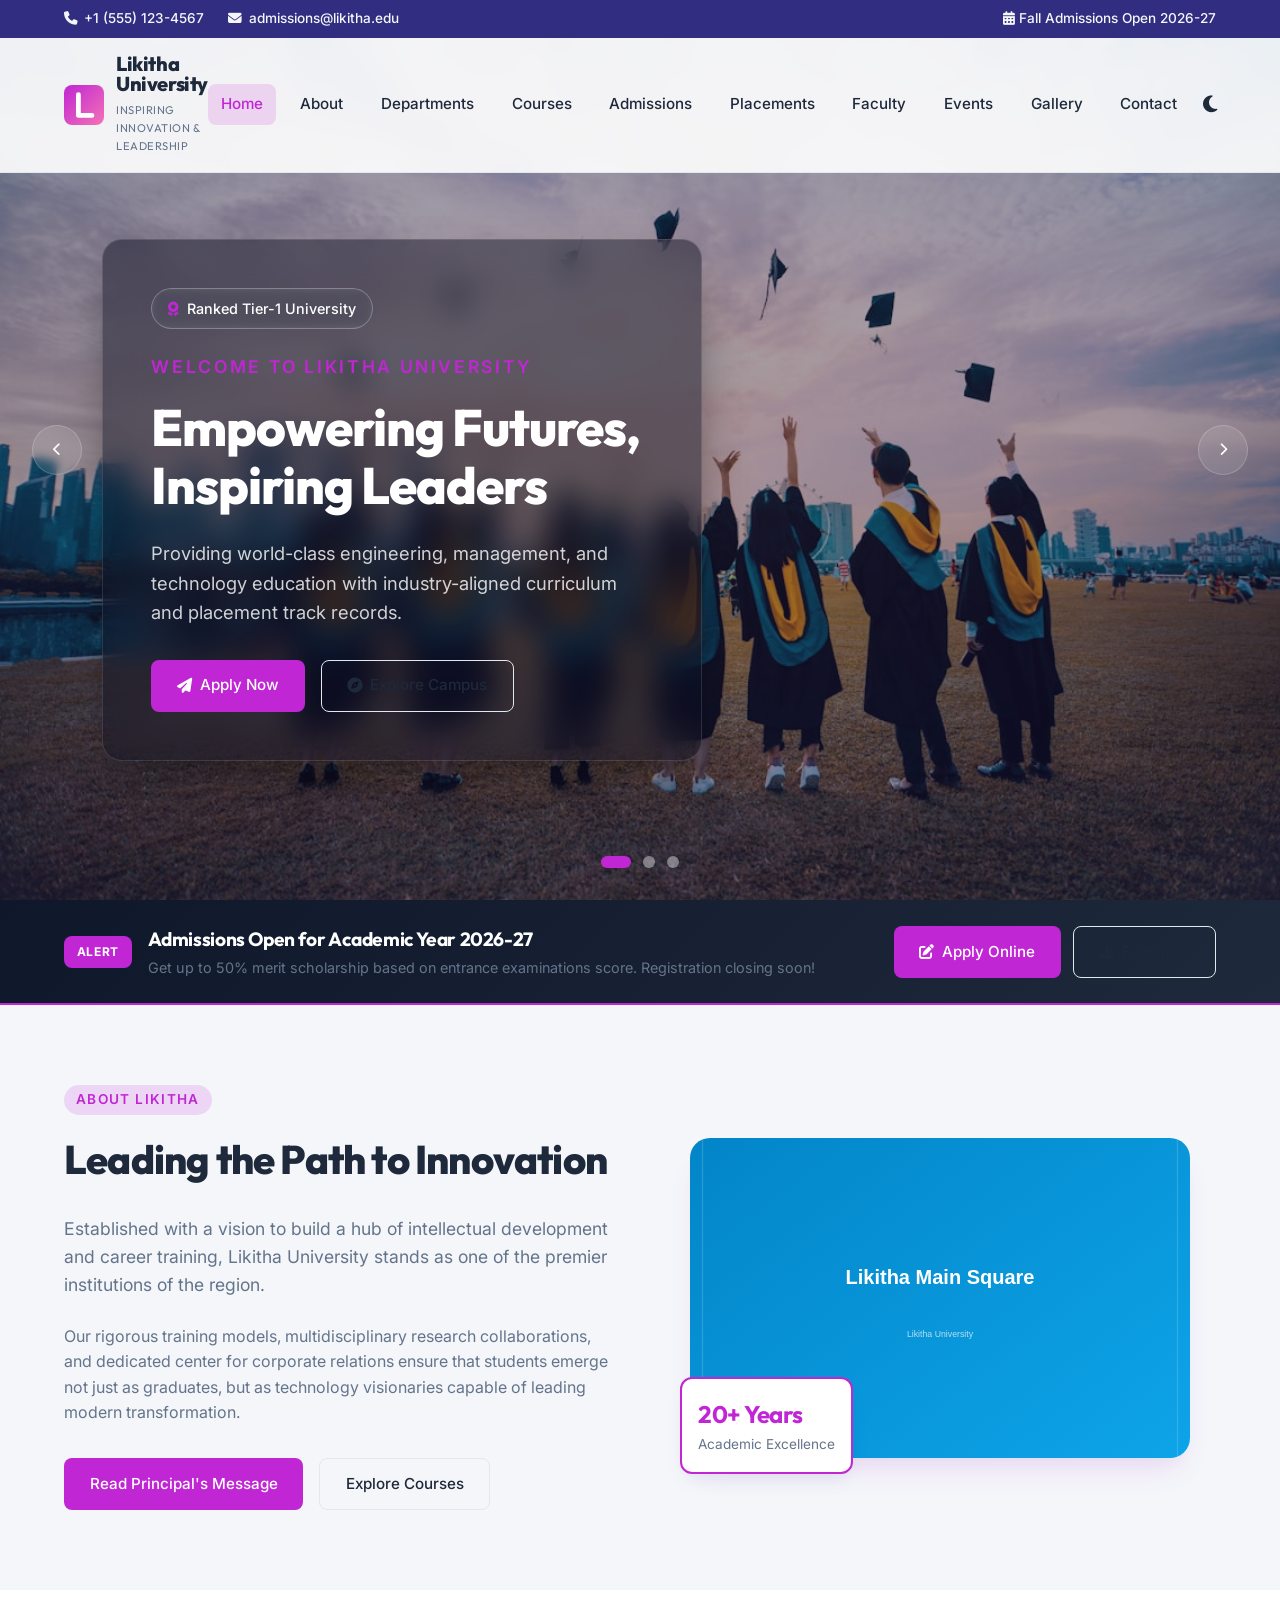
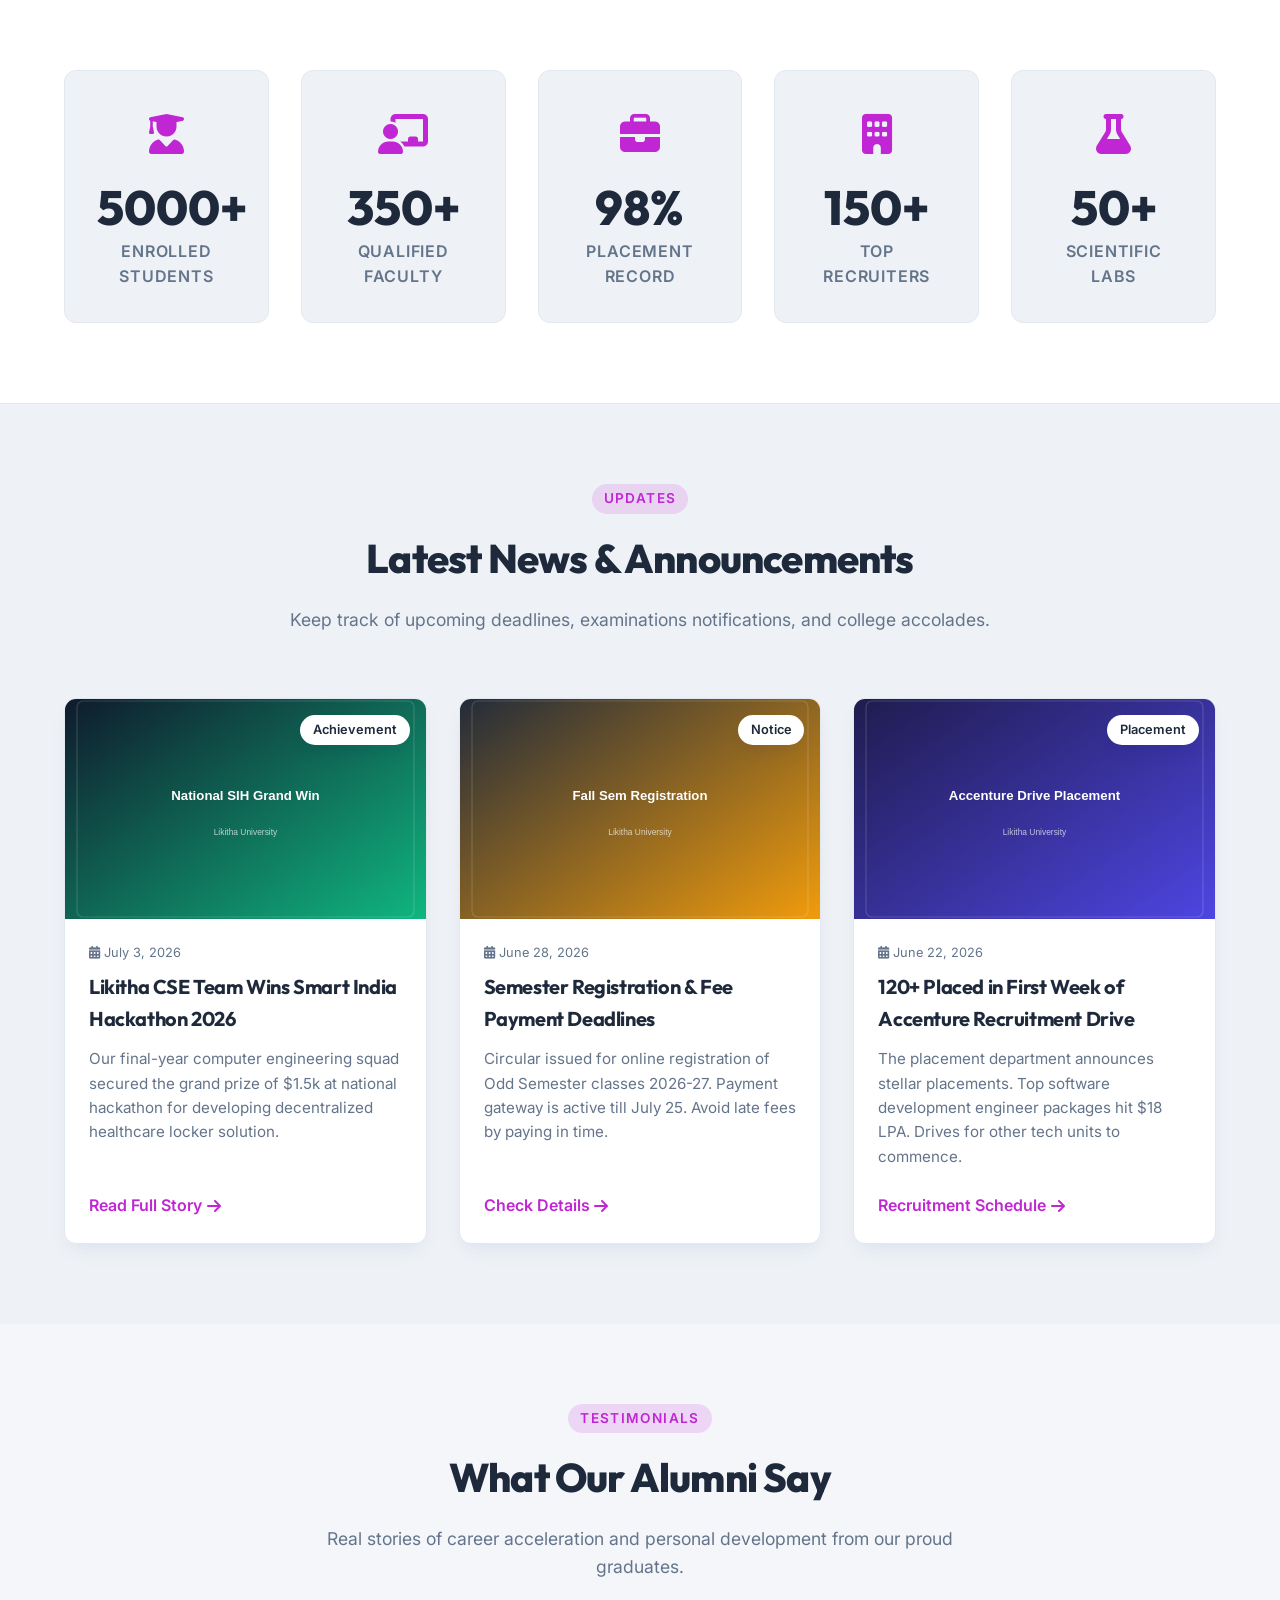
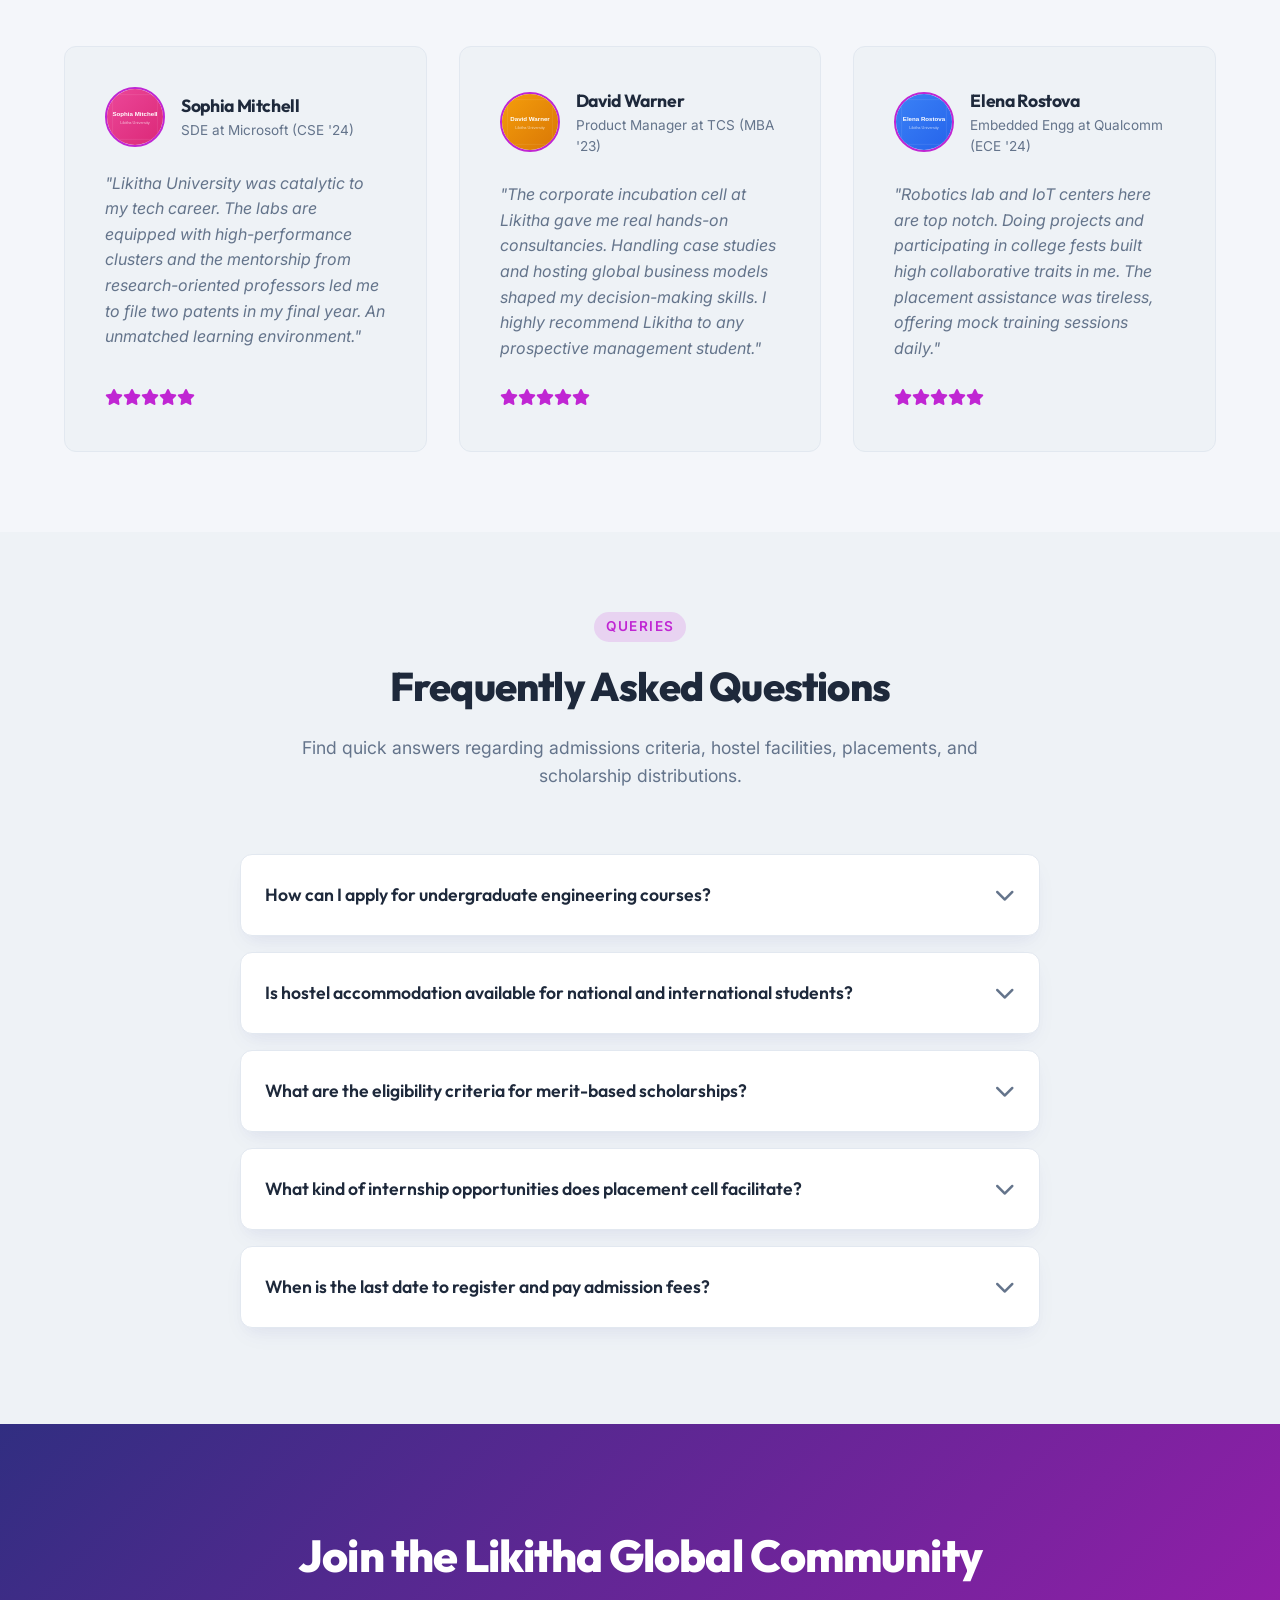
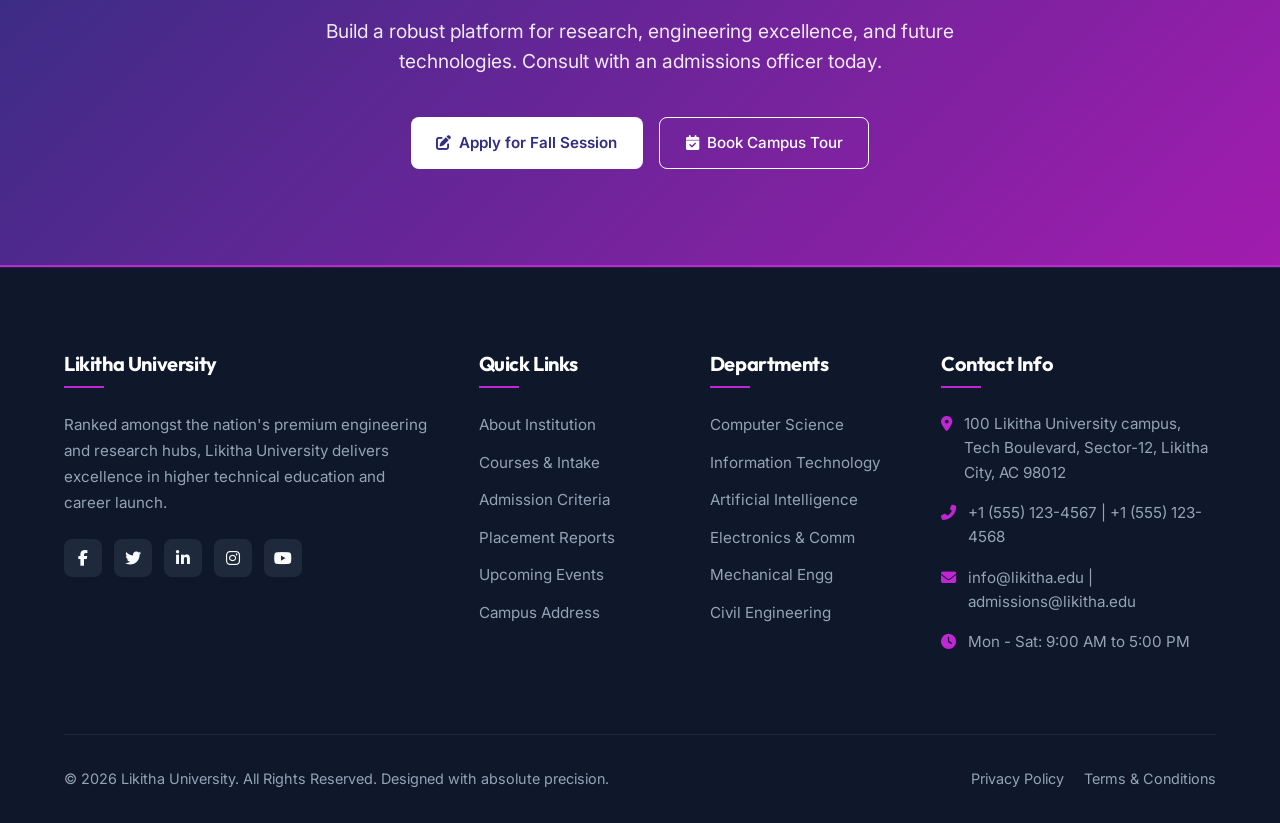
<file: index.html>
<!DOCTYPE html>
<html lang="en">
<head>
  <meta charset="UTF-8">
  <meta name="viewport" content="width=device-width, initial-scale=1.0">
  <title>Likitha University | Home</title>
  <meta name="description" content="Welcome to Likitha University. Discover our admissions, world-class courses, placement records, campus life, and achievements. Shape your future with us.">
  <link rel="stylesheet" href="style.css?v=2">
  <!-- Font Awesome CDN for Premium Icons -->
  <link rel="stylesheet" href="https://cdnjs.cloudflare.com/ajax/libs/font-awesome/6.4.0/css/all.min.css">
</head>
<body>

  <!-- Loading Screen -->
  <div id="loading-screen">
    <div class="spinner"></div>
    <div class="loading-text">LIKITHA UNIVERSITY</div>
  </div>

  <!-- Header Section -->
  <header>
    <div class="header-top">
      <div class="container">
        <div class="top-info">
          <span><i class="fas fa-phone"></i> +1 (555) 123-4567</span>
          <span><i class="fas fa-envelope"></i> admissions@likitha.edu</span>
        </div>
        <div class="top-actions">
          <span><i class="fas fa-calendar-alt"></i> Fall Admissions Open 2026-27</span>
        </div>
      </div>
    </div>
    
    <div class="nav-bar">
      <div class="container nav-container">
        <a href="index.html" class="logo-wrapper">
          <svg class="logo-svg" width="40" height="40" viewBox="0 0 500 500" xmlns="http://www.w3.org/2000/svg" style="flex-shrink: 0;">
            <defs>
              <linearGradient id="logoGradIndex" x1="0%" y1="0%" x2="100%" y2="100%">
                <stop offset="0%" stop-color="var(--accent-color)" />
                <stop offset="100%" stop-color="#f472b6" />
              </linearGradient>
            </defs>
            <rect width="500" height="500" rx="100" fill="url(#logoGradIndex)" />
            <path d="M180 120 V380 H350" fill="none" stroke="#ffffff" stroke-width="60" stroke-linecap="round" stroke-linejoin="round"/>
          </svg>
          <div class="logo-text">
            <h1 class="logo-title">Likitha University</h1>
            <div class="logo-motto">Inspiring Innovation & Leadership</div>
          </div>
        </a>

        <nav>
          <ul class="nav-menu">
            <li class="nav-item"><a href="index.html" class="nav-link active">Home</a></li>
            <li class="nav-item"><a href="pages/about.html" class="nav-link">About</a></li>
            <li class="nav-item"><a href="pages/departments.html" class="nav-link">Departments</a></li>
            <li class="nav-item"><a href="pages/courses.html" class="nav-link">Courses</a></li>
            <li class="nav-item"><a href="pages/admissions.html" class="nav-link">Admissions</a></li>
            <li class="nav-item"><a href="pages/placements.html" class="nav-link">Placements</a></li>
            <li class="nav-item"><a href="pages/faculty.html" class="nav-link">Faculty</a></li>
            <li class="nav-item"><a href="pages/events.html" class="nav-link">Events</a></li>
            <li class="nav-item"><a href="pages/gallery.html" class="nav-link">Gallery</a></li>
            <li class="nav-item"><a href="pages/contact.html" class="nav-link">Contact</a></li>
          </ul>
        </nav>

        <div class="nav-controls">
          <button id="theme-toggle" class="theme-toggle" aria-label="Toggle Dark/Light Mode">
            <i class="fas fa-moon moon-icon"></i>
            <i class="fas fa-sun sun-icon"></i>
          </button>
          <button class="hamburger" aria-label="Toggle Navigation Menu">
            <span></span>
            <span></span>
            <span></span>
          </button>
        </div>
      </div>
    </div>
  </header>

  <!-- Hero Slider Section -->
  <section class="hero-section">
    <div class="slider-container">
      
      <!-- Slide 1 -->
      <div class="slide active">
        <img class="slide-image" src="assets/images/campus/hero1.jpg" alt="Likitha Campus View">
        <div class="slide-overlay"></div>
        <div class="slide-content">
          <div class="hero-stats-badge"><i class="fas fa-award"></i> Ranked Tier-1 University</div>
          <div class="slide-subtitle">Welcome to Likitha University</div>
          <h2 class="slide-title">Empowering Futures, Inspiring Leaders</h2>
          <p class="slide-desc">Providing world-class engineering, management, and technology education with industry-aligned curriculum and placement track records.</p>
          <div class="slide-actions">
            <a href="pages/admissions.html" class="btn btn-primary"><i class="fas fa-paper-plane"></i> Apply Now</a>
            <a href="pages/gallery.html" class="btn btn-secondary"><i class="fas fa-compass"></i> Explore Campus</a>
          </div>
        </div>
      </div>

      <!-- Slide 2 -->
      <div class="slide">
        <img class="slide-image" src="assets/images/campus/hero2.jpg" alt="Likitha Library and Laboratories">
        <div class="slide-overlay"></div>
        <div class="slide-content">
          <div class="hero-stats-badge"><i class="fas fa-microscope"></i> Modern Research Infrastructure</div>
          <div class="slide-subtitle">State-of-the-Art Labs</div>
          <h2 class="slide-title">Fostering Scientific Innovation</h2>
          <p class="slide-desc">With over 50+ cutting-edge laboratory spaces, research-driven curriculum, and highly qualified academic guidance.</p>
          <div class="slide-actions">
            <a href="pages/departments.html" class="btn btn-primary"><i class="fas fa-graduation-cap"></i> Departments</a>
            <a href="pages/courses.html" class="btn btn-secondary"><i class="fas fa-book-open"></i> View Courses</a>
          </div>
        </div>
      </div>

      <!-- Slide 3 -->
      <div class="slide">
        <img class="slide-image" src="assets/images/campus/hero3.jpg" alt="Likitha Placement Success">
        <div class="slide-overlay"></div>
        <div class="slide-content">
          <div class="hero-stats-badge"><i class="fas fa-briefcase"></i> 98% Placement Rate</div>
          <div class="slide-subtitle">Placement Cell excellence</div>
          <h2 class="slide-title">Kickstart Your Professional Journey</h2>
          <p class="slide-desc">Get placed in global companies like TCS, Infosys, Accenture, Wipro, and Wipro. Prepare yourself with intensive mock camps.</p>
          <div class="slide-actions">
            <a href="pages/placements.html" class="btn btn-primary"><i class="fas fa-chart-line"></i> Placement Stats</a>
            <a href="pages/contact.html" class="btn btn-secondary"><i class="fas fa-phone-alt"></i> Connect With Us</a>
          </div>
        </div>
      </div>

      <!-- Controls -->
      <button class="slider-arrow slider-arrow-prev" aria-label="Previous Slide"><i class="fas fa-chevron-left"></i></button>
      <button class="slider-arrow slider-arrow-next" aria-label="Next Slide"><i class="fas fa-chevron-right"></i></button>

      <!-- Indicators -->
      <div class="slider-indicators"></div>
    </div>
  </section>

  <!-- Admission Alert Banner -->
  <div class="alert-banner">
    <div class="container alert-container">
      <div class="alert-content">
        <span class="alert-badge">Alert</span>
        <div class="alert-text">
          <h3>Admissions Open for Academic Year 2026-27</h3>
          <p>Get up to 50% merit scholarship based on entrance examinations score. Registration closing soon!</p>
        </div>
      </div>
      <div class="alert-actions">
        <a href="pages/admissions.html" class="btn btn-primary btn-sm"><i class="fas fa-edit"></i> Apply Online</a>
        <a href="#" class="btn btn-secondary btn-sm btn-download-brochure"><i class="fas fa-download"></i> Brochure</a>
      </div>
    </div>
  </div>

  <!-- Last Viewed Department Banner (Hidden by default, shown via JS) -->
  <div id="last-viewed-dept-banner" class="alert-banner" style="display: none; background: linear-gradient(135deg, var(--accent-color), #0ea5e9); border-bottom: none;">
    <div class="container alert-container">
      <div class="alert-content">
        <span class="alert-badge" style="background-color: var(--primary-color);"><i class="fas fa-eye"></i> Affinity</span>
        <div class="alert-text">
          <h3>Welcome Back! Continue Exploring the <span class="dept-name" style="text-decoration: underline; font-weight: 700;"></span> Department</h3>
          <p>Read HOD message, core values, research projects and curriculum.</p>
        </div>
      </div>
      <div class="alert-actions">
        <a href="pages/departments.html" class="btn btn-dark btn-sm">Jump to Details</a>
      </div>
    </div>
  </div>

  <!-- Welcome / Intro Section -->
  <section class="intro-section">
    <div class="container">
      <div class="placement-stats-row">
        <div class="animate-on-scroll animate-slide-up">
          <span class="section-tag">About Likitha</span>
          <h2 class="section-title" style="text-align: left; margin-bottom: 1.5rem;">Leading the Path to Innovation</h2>
          <p style="font-size: 1.1rem; color: var(--text-muted); margin-bottom: 1.5rem;">
            Established with a vision to build a hub of intellectual development and career training, Likitha University stands as one of the premier institutions of the region.
          </p>
          <p style="color: var(--text-muted); margin-bottom: 2rem;">
            Our rigorous training models, multidisciplinary research collaborations, and dedicated center for corporate relations ensure that students emerge not just as graduates, but as technology visionaries capable of leading modern transformation.
          </p>
          <div style="display: flex; gap: 1rem;">
            <a href="pages/about.html" class="btn btn-primary">Read Principal's Message</a>
            <a href="pages/courses.html" class="btn btn-secondary">Explore Courses</a>
          </div>
        </div>
        <div class="animate-on-scroll animate-zoom-in" style="display: flex; justify-content: center; position: relative;">
          <img src="assets/images/campus/welcome.svg" alt="Likitha Infrastructure Building" style="border-radius: var(--radius-lg); box-shadow: var(--hover-shadow); width: 100%; max-width: 500px; height: 320px; object-fit: cover;">
          <div style="position: absolute; bottom: -1rem; left: 1rem; background-color: var(--surface-color); border: 2px solid var(--accent-color); border-radius: var(--radius-md); padding: 1rem; box-shadow: var(--card-shadow);">
            <h4 style="color: var(--accent-color); font-size: 1.5rem; margin: 0;">20+ Years</h4>
            <p style="margin: 0; font-size: 0.85rem; color: var(--text-muted);">Academic Excellence</p>
          </div>
        </div>
      </div>
    </div>
  </section>

  <!-- Statistics Section -->
  <section class="stats-section">
    <div class="container">
      <div class="stats-grid">
        <div class="stats-card">
          <div class="stats-icon"><i class="fas fa-user-graduate"></i></div>
          <div class="stats-number" data-target="5000" data-suffix="+">0</div>
          <div class="stats-label">Enrolled Students</div>
        </div>
        <div class="stats-card">
          <div class="stats-icon"><i class="fas fa-chalkboard-teacher"></i></div>
          <div class="stats-number" data-target="350" data-suffix="+">0</div>
          <div class="stats-label">Qualified Faculty</div>
        </div>
        <div class="stats-card">
          <div class="stats-icon"><i class="fas fa-briefcase"></i></div>
          <div class="stats-number" data-target="98" data-suffix="%">0</div>
          <div class="stats-label">Placement Record</div>
        </div>
        <div class="stats-card">
          <div class="stats-icon"><i class="fas fa-building"></i></div>
          <div class="stats-number" data-target="150" data-suffix="+">0</div>
          <div class="stats-label">Top Recruiters</div>
        </div>
        <div class="stats-card">
          <div class="stats-icon"><i class="fas fa-flask"></i></div>
          <div class="stats-number" data-target="50" data-suffix="+">0</div>
          <div class="stats-label">Scientific Labs</div>
        </div>
      </div>
    </div>
  </section>

  <!-- Latest News & achievements Grid -->
  <section class="news-section" style="background-color: var(--surface-alt);">
    <div class="container">
      <div class="section-header">
        <span class="section-tag">Updates</span>
        <h2 class="section-title">Latest News & Announcements</h2>
        <p class="section-desc">Keep track of upcoming deadlines, examinations notifications, and college accolades.</p>
      </div>

      <div class="grid-3">
        <!-- News Item 1 -->
        <article class="card animate-on-scroll animate-slide-up">
          <div class="card-img-wrapper">
            <img class="card-img" src="assets/images/events/news1.svg" alt="Likitha Hackathon Winner">
            <span class="card-badge">Achievement</span>
          </div>
          <div class="card-content">
            <div style="font-size: 0.8rem; color: var(--text-muted); margin-bottom: 0.5rem;"><i class="fas fa-calendar-alt"></i> July 3, 2026</div>
            <h3 class="card-title">Likitha CSE Team Wins Smart India Hackathon 2026</h3>
            <p class="card-desc">Our final-year computer engineering squad secured the grand prize of $1.5k at national hackathon for developing decentralized healthcare locker solution.</p>
            <a href="pages/events.html" style="color: var(--accent-color); font-weight: 600; display: inline-flex; align-items: center; gap: 0.3rem;">Read Full Story <i class="fas fa-arrow-right"></i></a>
          </div>
        </article>

        <!-- News Item 2 -->
        <article class="card animate-on-scroll animate-slide-up" style="transition-delay: 0.1s;">
          <div class="card-img-wrapper">
            <img class="card-img" src="assets/images/events/news2.svg" alt="College Campus Library">
            <span class="card-badge">Notice</span>
          </div>
          <div class="card-content">
            <div style="font-size: 0.8rem; color: var(--text-muted); margin-bottom: 0.5rem;"><i class="fas fa-calendar-alt"></i> June 28, 2026</div>
            <h3 class="card-title">Semester Registration & Fee Payment Deadlines</h3>
            <p class="card-desc">Circular issued for online registration of Odd Semester classes 2026-27. Payment gateway is active till July 25. Avoid late fees by paying in time.</p>
            <a href="pages/admissions.html" style="color: var(--accent-color); font-weight: 600; display: inline-flex; align-items: center; gap: 0.3rem;">Check Details <i class="fas fa-arrow-right"></i></a>
          </div>
        </article>

        <!-- News Item 3 -->
        <article class="card animate-on-scroll animate-slide-up" style="transition-delay: 0.2s;">
          <div class="card-img-wrapper">
            <img class="card-img" src="assets/images/events/news3.svg" alt="Likitha Graduation Hall">
            <span class="card-badge">Placement</span>
          </div>
          <div class="card-content">
            <div style="font-size: 0.8rem; color: var(--text-muted); margin-bottom: 0.5rem;"><i class="fas fa-calendar-alt"></i> June 22, 2026</div>
            <h3 class="card-title">120+ Placed in First Week of Accenture Recruitment Drive</h3>
            <p class="card-desc">The placement department announces stellar placements. Top software development engineer packages hit $18 LPA. Drives for other tech units to commence.</p>
            <a href="pages/placements.html" style="color: var(--accent-color); font-weight: 600; display: inline-flex; align-items: center; gap: 0.3rem;">Recruitment Schedule <i class="fas fa-arrow-right"></i></a>
          </div>
        </article>
      </div>
    </div>
  </section>

  <!-- Testimonials Section -->
  <section class="testimonials-section">
    <div class="container">
      <div class="section-header">
        <span class="section-tag">Testimonials</span>
        <h2 class="section-title">What Our Alumni Say</h2>
        <p class="section-desc">Real stories of career acceleration and personal development from our proud graduates.</p>
      </div>

      <div class="grid-3">
        <!-- Testimonial 1 -->
        <div class="stats-card animate-on-scroll animate-slide-up" style="text-align: left; padding: 2.5rem; display: flex; flex-direction: column;">
          <div style="display: flex; align-items: center; gap: 1rem; margin-bottom: 1.5rem;">
            <img src="assets/images/faculty/alumni1.svg" alt="Sophia Mitchell" style="width: 60px; height: 60px; border-radius: 50%; object-fit: cover; border: 2px solid var(--accent-color);">
            <div>
              <h4 style="margin: 0; font-size: 1.1rem;">Sophia Mitchell</h4>
              <p style="margin: 0; font-size: 0.85rem; color: var(--text-muted);">SDE at Microsoft (CSE '24)</p>
            </div>
          </div>
          <p style="font-style: italic; color: var(--text-muted); flex-grow: 1;">
            "Likitha University was catalytic to my tech career. The labs are equipped with high-performance clusters and the mentorship from research-oriented professors led me to file two patents in my final year. An unmatched learning environment."
          </p>
          <div style="color: var(--accent-color); margin-top: 1.5rem;"><i class="fas fa-star"></i><i class="fas fa-star"></i><i class="fas fa-star"></i><i class="fas fa-star"></i><i class="fas fa-star"></i></div>
        </div>

        <!-- Testimonial 2 -->
        <div class="stats-card animate-on-scroll animate-slide-up" style="text-align: left; padding: 2.5rem; display: flex; flex-direction: column; transition-delay: 0.1s;">
          <div style="display: flex; align-items: center; gap: 1rem; margin-bottom: 1.5rem;">
            <img src="assets/images/faculty/alumni2.svg" alt="David Warner" style="width: 60px; height: 60px; border-radius: 50%; object-fit: cover; border: 2px solid var(--accent-color);">
            <div>
              <h4 style="margin: 0; font-size: 1.1rem;">David Warner</h4>
              <p style="margin: 0; font-size: 0.85rem; color: var(--text-muted);">Product Manager at TCS (MBA '23)</p>
            </div>
          </div>
          <p style="font-style: italic; color: var(--text-muted); flex-grow: 1;">
            "The corporate incubation cell at Likitha gave me real hands-on consultancies. Handling case studies and hosting global business models shaped my decision-making skills. I highly recommend Likitha to any prospective management student."
          </p>
          <div style="color: var(--accent-color); margin-top: 1.5rem;"><i class="fas fa-star"></i><i class="fas fa-star"></i><i class="fas fa-star"></i><i class="fas fa-star"></i><i class="fas fa-star"></i></div>
        </div>

        <!-- Testimonial 3 -->
        <div class="stats-card animate-on-scroll animate-slide-up" style="text-align: left; padding: 2.5rem; display: flex; flex-direction: column; transition-delay: 0.2s;">
          <div style="display: flex; align-items: center; gap: 1rem; margin-bottom: 1.5rem;">
            <img src="assets/images/faculty/alumni3.svg" alt="Li Na" style="width: 60px; height: 60px; border-radius: 50%; object-fit: cover; border: 2px solid var(--accent-color);">
            <div>
              <h4 style="margin: 0; font-size: 1.1rem;">Elena Rostova</h4>
              <p style="margin: 0; font-size: 0.85rem; color: var(--text-muted);">Embedded Engg at Qualcomm (ECE '24)</p>
            </div>
          </div>
          <p style="font-style: italic; color: var(--text-muted); flex-grow: 1;">
            "Robotics lab and IoT centers here are top notch. Doing projects and participating in college fests built high collaborative traits in me. The placement assistance was tireless, offering mock training sessions daily."
          </p>
          <div style="color: var(--accent-color); margin-top: 1.5rem;"><i class="fas fa-star"></i><i class="fas fa-star"></i><i class="fas fa-star"></i><i class="fas fa-star"></i><i class="fas fa-star"></i></div>
        </div>
      </div>
    </div>
  </section>

  <!-- FAQ Section Accordion -->
  <section class="faq-section" style="background-color: var(--surface-alt);">
    <div class="container">
      <div class="section-header">
        <span class="section-tag">Queries</span>
        <h2 class="section-title">Frequently Asked Questions</h2>
        <p class="section-desc">Find quick answers regarding admissions criteria, hostel facilities, placements, and scholarship distributions.</p>
      </div>

      <div class="faq-accordion">
        
        <!-- FAQ 1 -->
        <div class="faq-item">
          <div class="faq-header">
            <span class="faq-question">How can I apply for undergraduate engineering courses?</span>
            <span class="faq-icon"><i class="fas fa-chevron-down"></i></span>
          </div>
          <div class="faq-body">
            <div class="faq-content">
              You can apply online by visiting our Admissions page, filling up the Application Form, uploading academic transcripts, and submitting the entry test score. Registration portal handles documents directly.
            </div>
          </div>
        </div>

        <!-- FAQ 2 -->
        <div class="faq-item">
          <div class="faq-header">
            <span class="faq-question">Is hostel accommodation available for national and international students?</span>
            <span class="faq-icon"><i class="fas fa-chevron-down"></i></span>
          </div>
          <div class="faq-body">
            <div class="faq-content">
              Yes, Likitha hosts multiple multi-tier hostel buildings with single, double, and quad rooms equipped with central cooling, Wi-Fi networks, mess facilities, indoor game rooms, and 24x7 security personnel.
            </div>
          </div>
        </div>

        <!-- FAQ 3 -->
        <div class="faq-item">
          <div class="faq-header">
            <span class="faq-question">What are the eligibility criteria for merit-based scholarships?</span>
            <span class="faq-icon"><i class="fas fa-chevron-down"></i></span>
          </div>
          <div class="faq-body">
            <div class="faq-content">
              Scholarships are awarded based on Board Exams scores or state/national level entrance examinations rank. Candidates with GPA > 3.8 or > 95% receive 50% tuition fee waiver automatically.
            </div>
          </div>
        </div>

        <!-- FAQ 4 -->
        <div class="faq-item">
          <div class="faq-header">
            <span class="faq-question">What kind of internship opportunities does placement cell facilitate?</span>
            <span class="faq-icon"><i class="fas fa-chevron-down"></i></span>
          </div>
          <div class="faq-body">
            <div class="faq-content">
              The corporate relations division facilitates industry-integrated internships during the pre-final year. Our students regularly get paid internships in Microsoft, Qualcomm, TCS, and Wipro with average stipend exceeding $500/month.
            </div>
          </div>
        </div>

        <!-- FAQ 5 -->
        <div class="faq-item">
          <div class="faq-header">
            <span class="faq-question">When is the last date to register and pay admission fees?</span>
            <span class="faq-icon"><i class="fas fa-chevron-down"></i></span>
          </div>
          <div class="faq-body">
            <div class="faq-content">
              For Fall Session 2026-27, online registration closes on July 31, 2026. Document verification and seat confirmation fee payment must be done on or before August 10, 2026.
            </div>
          </div>
        </div>

      </div>
    </div>
  </section>

  <!-- CTA Section -->
  <section class="cta-section" style="background: linear-gradient(135deg, var(--primary-color), var(--accent-hover)); color: #fff; padding: 6rem 0; text-align: center; overflow: hidden; border-bottom: 2px solid var(--accent-color);">
    <div class="container animate-on-scroll animate-zoom-in">
      <h2 style="font-size: 2.8rem; font-weight: 800; margin-bottom: 1.5rem;">Join the Likitha Global Community</h2>
      <p style="font-size: 1.2rem; max-width: 700px; margin: 0 auto 2.5rem auto; opacity: 0.9;">
        Build a robust platform for research, engineering excellence, and future technologies. Consult with an admissions officer today.
      </p>
      <div style="display: flex; gap: 1rem; justify-content: center; flex-wrap: wrap;">
        <a href="pages/admissions.html" class="btn btn-primary" style="background-color: #fff; color: var(--primary-color); font-weight: 600;"><i class="fas fa-edit"></i> Apply for Fall Session</a>
        <a href="pages/contact.html" class="btn btn-secondary" style="border-color: #fff; color: #fff;"><i class="fas fa-calendar-check"></i> Book Campus Tour</a>
      </div>
    </div>
  </section>

  <!-- Footer Section -->
  <footer>
    <div class="container">
      <div class="footer-grid">
        <div class="footer-col footer-about">
          <h3>Likitha University</h3>
          <p>
            Ranked amongst the nation's premium engineering and research hubs, Likitha University delivers excellence in higher technical education and career launch.
          </p>
          <div class="footer-socials">
            <a href="#" class="social-link" aria-label="Facebook"><i class="fab fa-facebook-f"></i></a>
            <a href="#" class="social-link" aria-label="Twitter"><i class="fab fa-twitter"></i></a>
            <a href="#" class="social-link" aria-label="LinkedIn"><i class="fab fa-linkedin-in"></i></a>
            <a href="#" class="social-link" aria-label="Instagram"><i class="fab fa-instagram"></i></a>
            <a href="#" class="social-link" aria-label="YouTube"><i class="fab fa-youtube"></i></a>
          </div>
        </div>

        <div class="footer-col">
          <h3>Quick Links</h3>
          <ul class="footer-links">
            <li><a href="pages/about.html">About Institution</a></li>
            <li><a href="pages/courses.html">Courses & Intake</a></li>
            <li><a href="pages/admissions.html">Admission Criteria</a></li>
            <li><a href="pages/placements.html">Placement Reports</a></li>
            <li><a href="pages/events.html">Upcoming Events</a></li>
            <li><a href="pages/contact.html">Campus Address</a></li>
          </ul>
        </div>

        <div class="footer-col">
          <h3>Departments</h3>
          <ul class="footer-links">
            <li><a href="pages/departments.html">Computer Science</a></li>
            <li><a href="pages/departments.html">Information Technology</a></li>
            <li><a href="pages/departments.html">Artificial Intelligence</a></li>
            <li><a href="pages/departments.html">Electronics & Comm</a></li>
            <li><a href="pages/departments.html">Mechanical Engg</a></li>
            <li><a href="pages/departments.html">Civil Engineering</a></li>
          </ul>
        </div>

        <div class="footer-col">
          <h3>Contact Info</h3>
          <ul class="footer-contact-list">
            <li>
              <i class="fas fa-map-marker-alt"></i>
              <span>100 Likitha University campus, Tech Boulevard, Sector-12, Likitha City, AC 98012</span>
            </li>
            <li>
              <i class="fas fa-phone-alt"></i>
              <span>+1 (555) 123-4567 | +1 (555) 123-4568</span>
            </li>
            <li>
              <i class="fas fa-envelope"></i>
              <span>info@likitha.edu | admissions@likitha.edu</span>
            </li>
            <li>
              <i class="fas fa-clock"></i>
              <span>Mon - Sat: 9:00 AM to 5:00 PM</span>
            </li>
          </ul>
        </div>
      </div>

      <div class="footer-bottom">
        <p>&copy; 2026 Likitha University. All Rights Reserved. Designed with absolute precision.</p>
        <p>
          <a href="#" style="margin-right: 1rem;">Privacy Policy</a>
          <a href="#">Terms & Conditions</a>
        </p>
      </div>
    </div>
  </footer>

  <!-- Back to Top button -->
  <a href="#" id="back-to-top" class="back-to-top" aria-label="Back to Top"><i class="fas fa-arrow-up"></i></a>

  <!-- Global Javascript Link -->
  <script src="script.js"></script>
</body>
</html>
</file>
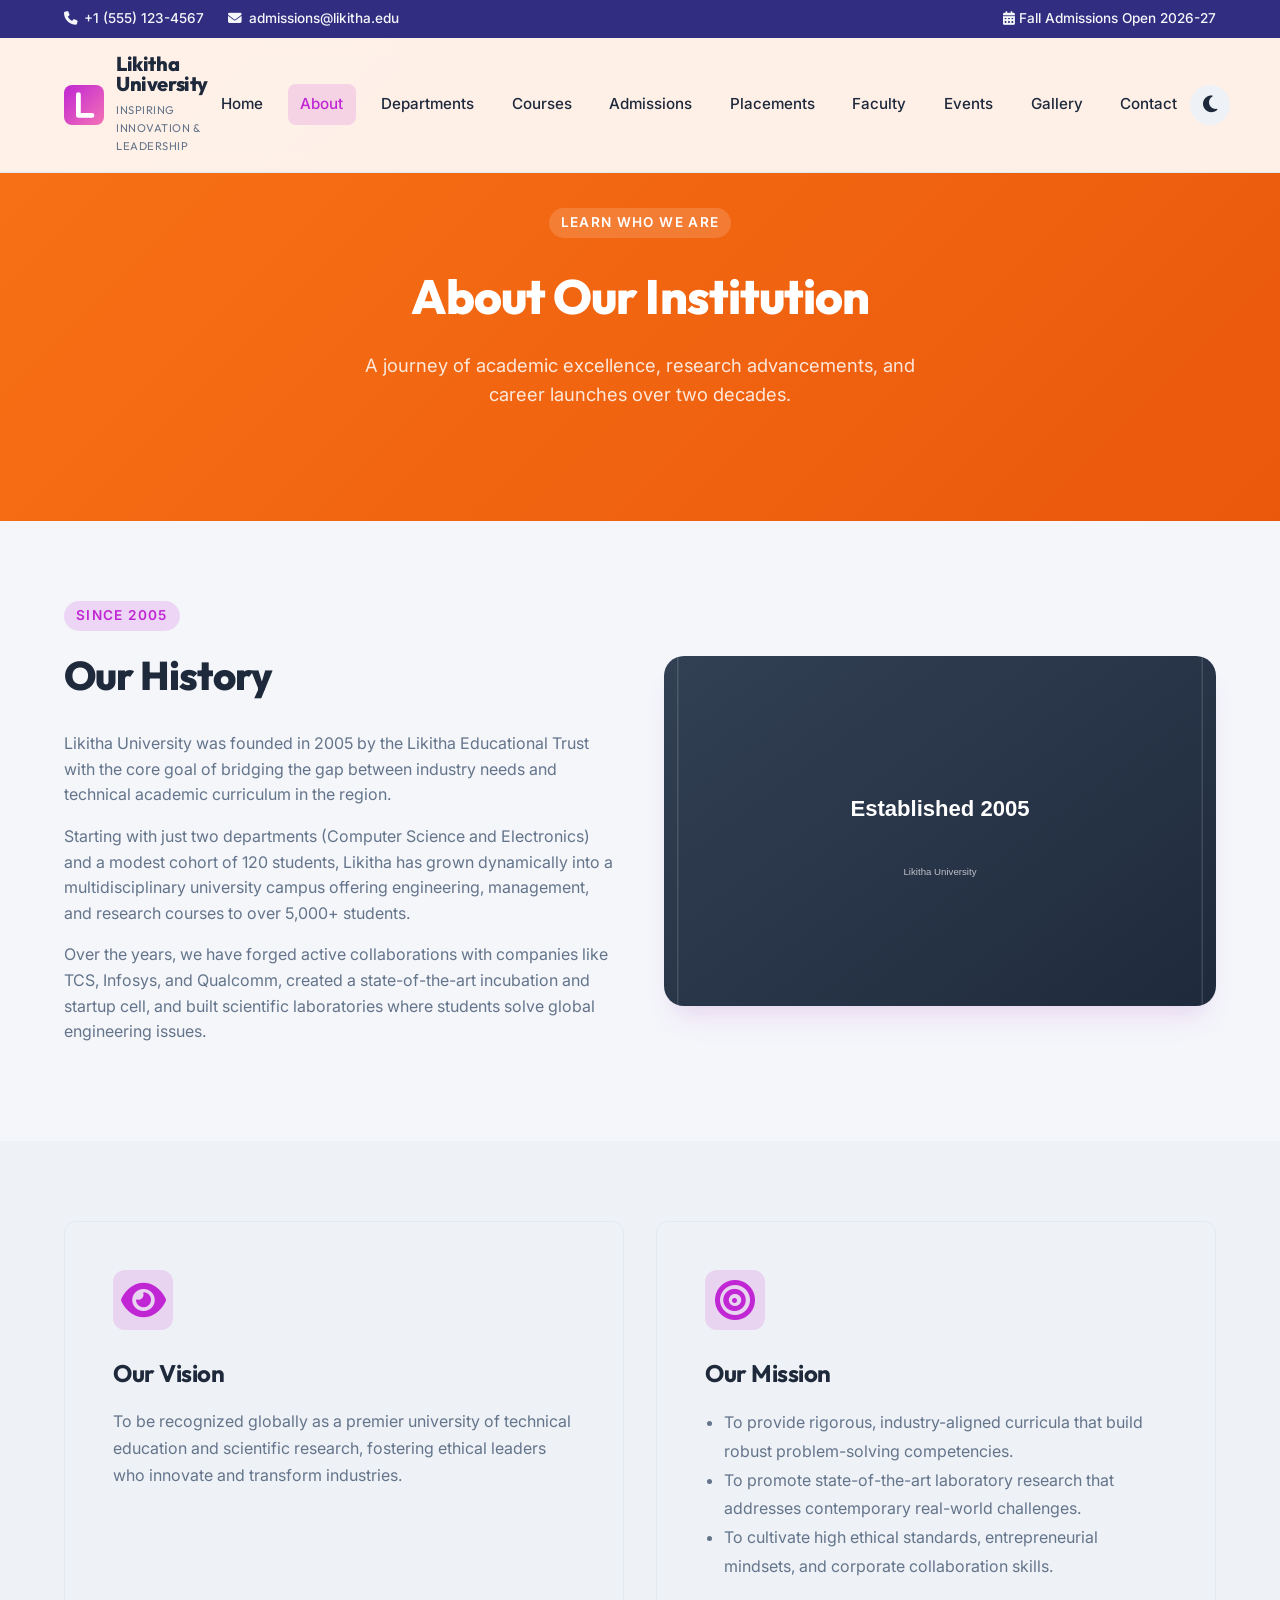
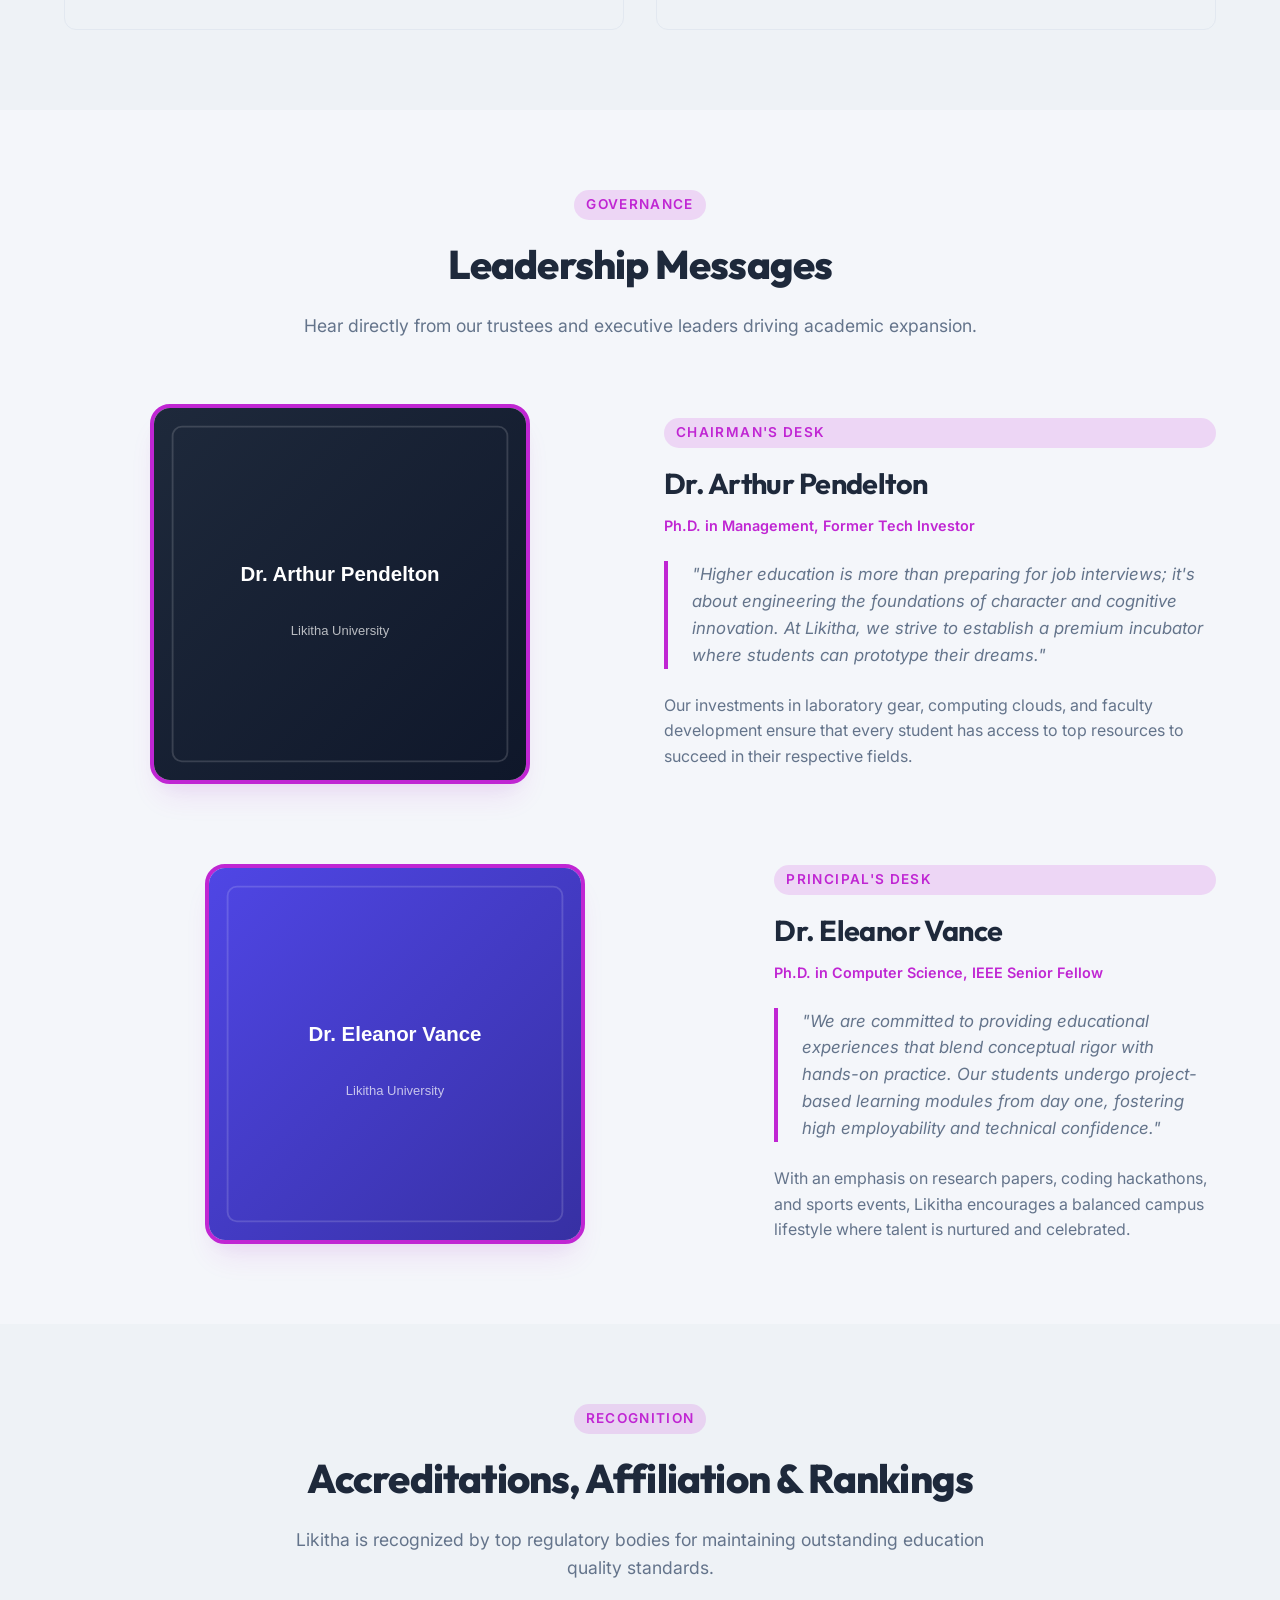
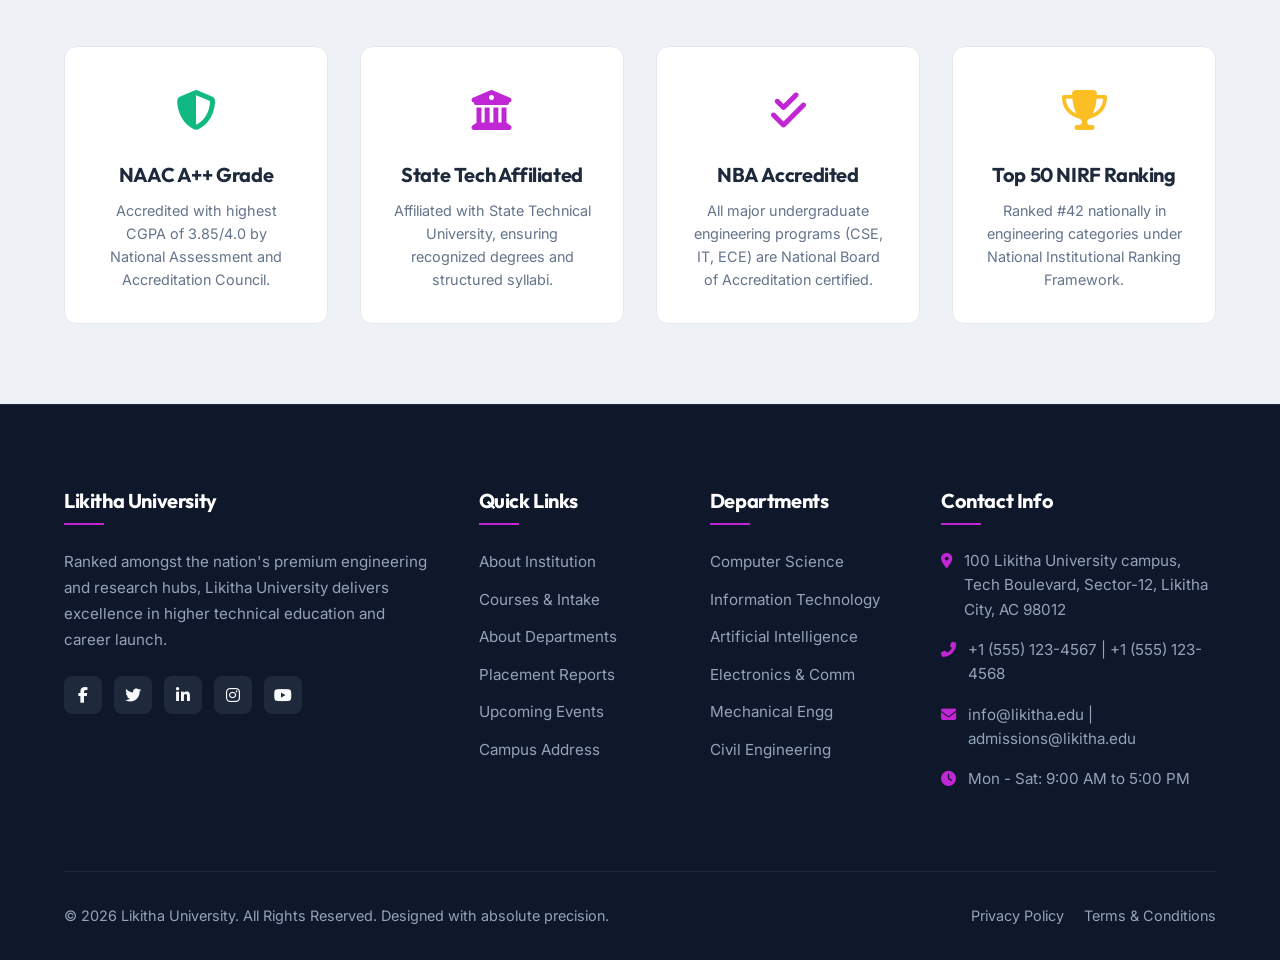
<file: pages/about.html>
<!DOCTYPE html>
<html lang="en">
<head>
  <meta charset="UTF-8">
  <meta name="viewport" content="width=device-width, initial-scale=1.0">
  <title>Likitha University | About Us</title>
  <meta name="description" content="Learn about the history, vision, mission, governance leadership, affiliations, accreditations, and achievements of Likitha University.">
  <link rel="stylesheet" href="../style.css?v=2">
  <link rel="stylesheet" href="https://cdnjs.cloudflare.com/ajax/libs/font-awesome/6.4.0/css/all.min.css">
</head>
<body>

  <!-- Loading Screen -->
  <div id="loading-screen">
    <div class="spinner"></div>
    <div class="loading-text">LIKITHA UNIVERSITY</div>
  </div>

  <!-- Header Section -->
  <header>
    <div class="header-top">
      <div class="container">
        <div class="top-info">
          <span><i class="fas fa-phone"></i> +1 (555) 123-4567</span>
          <span><i class="fas fa-envelope"></i> admissions@likitha.edu</span>
        </div>
        <div class="top-actions">
          <span><i class="fas fa-calendar-alt"></i> Fall Admissions Open 2026-27</span>
        </div>
      </div>
    </div>
    
    <div class="nav-bar">
      <div class="container nav-container">
        <a href="../index.html" class="logo-wrapper">
          <svg class="logo-svg" width="40" height="40" viewBox="0 0 500 500" xmlns="http://www.w3.org/2000/svg" style="flex-shrink: 0;">
            <defs>
              <linearGradient id="logoGradSub" x1="0%" y1="0%" x2="100%" y2="100%">
                <stop offset="0%" stop-color="var(--accent-color)" />
                <stop offset="100%" stop-color="#f472b6" />
              </linearGradient>
            </defs>
            <rect width="500" height="500" rx="100" fill="url(#logoGradSub)" />
            <path d="M180 120 V380 H350" fill="none" stroke="#ffffff" stroke-width="60" stroke-linecap="round" stroke-linejoin="round"/>
          </svg>
          <div class="logo-text">
            <h1 class="logo-title">Likitha University</h1>
            <div class="logo-motto">Inspiring Innovation & Leadership</div>
          </div>
        </a>

        <nav>
          <ul class="nav-menu">
            <li class="nav-item"><a href="../index.html" class="nav-link">Home</a></li>
            <li class="nav-item"><a href="about.html" class="nav-link active">About</a></li>
            <li class="nav-item"><a href="departments.html" class="nav-link">Departments</a></li>
            <li class="nav-item"><a href="courses.html" class="nav-link">Courses</a></li>
            <li class="nav-item"><a href="admissions.html" class="nav-link">Admissions</a></li>
            <li class="nav-item"><a href="placements.html" class="nav-link">Placements</a></li>
            <li class="nav-item"><a href="faculty.html" class="nav-link">Faculty</a></li>
            <li class="nav-item"><a href="events.html" class="nav-link">Events</a></li>
            <li class="nav-item"><a href="gallery.html" class="nav-link">Gallery</a></li>
            <li class="nav-item"><a href="contact.html" class="nav-link">Contact</a></li>
          </ul>
        </nav>

        <div class="nav-controls">
          <button id="theme-toggle" class="theme-toggle" aria-label="Toggle Dark/Light Mode">
            <i class="fas fa-moon moon-icon"></i>
            <i class="fas fa-sun sun-icon"></i>
          </button>
          <button class="hamburger" aria-label="Toggle Navigation Menu">
            <span></span>
            <span></span>
            <span></span>
          </button>
        </div>
      </div>
    </div>
  </header>

  <!-- Page Banner -->
  <section class="about-hero">
    <div class="container">
      <span class="section-tag" style="background-color: rgba(255,255,255,0.15); color: #fff;">Learn Who We Are</span>
      <h2 style="font-size: 3rem; font-weight: 800; margin-top: 0.5rem;">About Our Institution</h2>
      <p style="color: rgba(255,255,255,0.85); font-size: 1.15rem; max-width: 600px; margin: 1rem auto 0 auto;">A journey of academic excellence, research advancements, and career launches over two decades.</p>
    </div>
  </section>

  <!-- History Section -->
  <section class="history-section">
    <div class="container">
      <div class="placement-stats-row">
        <div class="animate-on-scroll animate-slide-up">
          <span class="section-tag">Since 2005</span>
          <h2 class="section-title" style="text-align: left; margin-bottom: 1.5rem;">Our History</h2>
          <p style="color: var(--text-muted); margin-bottom: 1rem;">
            Likitha University was founded in 2005 by the Likitha Educational Trust with the core goal of bridging the gap between industry needs and technical academic curriculum in the region.
          </p>
          <p style="color: var(--text-muted); margin-bottom: 1rem;">
            Starting with just two departments (Computer Science and Electronics) and a modest cohort of 120 students, Likitha has grown dynamically into a multidisciplinary university campus offering engineering, management, and research courses to over 5,000+ students.
          </p>
          <p style="color: var(--text-muted); margin-bottom: 1rem;">
            Over the years, we have forged active collaborations with companies like TCS, Infosys, and Qualcomm, created a state-of-the-art incubation and startup cell, and built scientific laboratories where students solve global engineering issues.
          </p>
        </div>
        <div class="animate-on-scroll animate-zoom-in" style="display: flex; justify-content: center;">
          <img src="../assets/images/campus/history.svg" alt="Likitha College Campus Evolution" style="border-radius: var(--radius-lg); box-shadow: var(--hover-shadow); width: 100%; height: 350px; object-fit: cover;">
        </div>
      </div>
    </div>
  </section>

  <!-- Vision & Mission -->
  <section class="vision-mission-section" style="background-color: var(--surface-alt);">
    <div class="container">
      <div class="grid-3" style="grid-template-columns: repeat(auto-fit, minmax(350px, 1fr));">
        <!-- Vision -->
        <div class="stats-card animate-on-scroll animate-slide-up" style="text-align: left; padding: 3rem;">
          <div class="stats-icon" style="background-color: var(--accent-glow); width: 60px; height: 60px; display: flex; align-items: center; justify-content: center; border-radius: var(--radius-md);"><i class="fas fa-eye"></i></div>
          <h3 style="font-size: 1.5rem; font-weight: 700; margin: 1.5rem 0 1rem 0;">Our Vision</h3>
          <p style="color: var(--text-muted); line-height: 1.7;">
            To be recognized globally as a premier university of technical education and scientific research, fostering ethical leaders who innovate and transform industries.
          </p>
        </div>

        <!-- Mission -->
        <div class="stats-card animate-on-scroll animate-slide-up" style="text-align: left; padding: 3rem; transition-delay: 0.1s;">
          <div class="stats-icon" style="background-color: var(--accent-glow); width: 60px; height: 60px; display: flex; align-items: center; justify-content: center; border-radius: var(--radius-md);"><i class="fas fa-bullseye"></i></div>
          <h3 style="font-size: 1.5rem; font-weight: 700; margin: 1.5rem 0 1rem 0;">Our Mission</h3>
          <ul style="color: var(--text-muted); padding-left: 1.2rem; line-height: 1.8;">
            <li>To provide rigorous, industry-aligned curricula that build robust problem-solving competencies.</li>
            <li>To promote state-of-the-art laboratory research that addresses contemporary real-world challenges.</li>
            <li>To cultivate high ethical standards, entrepreneurial mindsets, and corporate collaboration skills.</li>
          </ul>
        </div>
      </div>
    </div>
  </section>

  <!-- Leadership Messages -->
  <section class="leadership-section">
    <div class="container">
      <div class="section-header">
        <span class="section-tag">Governance</span>
        <h2 class="section-title">Leadership Messages</h2>
        <p class="section-desc">Hear directly from our trustees and executive leaders driving academic expansion.</p>
      </div>

      <!-- Chairman Message -->
      <div class="placement-stats-row" style="margin-bottom: 5rem;">
        <div class="animate-on-scroll animate-zoom-in" style="display: flex; justify-content: center;">
          <img src="../assets/images/faculty/chairman.svg" alt="Chairman Dr. Arthur Pendelton" style="border-radius: var(--radius-lg); box-shadow: var(--hover-shadow); width: 100%; max-width: 380px; height: 380px; object-fit: cover; border: 4px solid var(--accent-color);">
        </div>
        <div class="animate-on-scroll animate-slide-up" style="display: flex; flex-direction: column; justify-content: center;">
          <span class="section-tag">Chairman's Desk</span>
          <h3 style="font-size: 1.8rem; font-weight: 700; margin-bottom: 0.5rem;">Dr. Arthur Pendelton</h3>
          <p style="font-size: 0.9rem; color: var(--accent-color); font-weight: 600; margin-bottom: 1.5rem;">Ph.D. in Management, Former Tech Investor</p>
          <blockquote style="font-style: italic; color: var(--text-muted); border-left: 4px solid var(--accent-color); padding-left: 1.5rem; margin-bottom: 1.5rem; font-size: 1.05rem;">
            "Higher education is more than preparing for job interviews; it's about engineering the foundations of character and cognitive innovation. At Likitha, we strive to establish a premium incubator where students can prototype their dreams."
          </blockquote>
          <p style="color: var(--text-muted);">
            Our investments in laboratory gear, computing clouds, and faculty development ensure that every student has access to top resources to succeed in their respective fields.
          </p>
        </div>
      </div>

      <!-- Principal Message -->
      <div class="placement-stats-row" style="grid-template-columns: 1.2fr 0.8fr;">
        <div class="animate-on-scroll animate-slide-up" style="display: flex; flex-direction: column; justify-content: center;">
          <span class="section-tag">Principal's Desk</span>
          <h3 style="font-size: 1.8rem; font-weight: 700; margin-bottom: 0.5rem;">Dr. Eleanor Vance</h3>
          <p style="font-size: 0.9rem; color: var(--accent-color); font-weight: 600; margin-bottom: 1.5rem;">Ph.D. in Computer Science, IEEE Senior Fellow</p>
          <blockquote style="font-style: italic; color: var(--text-muted); border-left: 4px solid var(--accent-color); padding-left: 1.5rem; margin-bottom: 1.5rem; font-size: 1.05rem;">
            "We are committed to providing educational experiences that blend conceptual rigor with hands-on practice. Our students undergo project-based learning modules from day one, fostering high employability and technical confidence."
          </blockquote>
          <p style="color: var(--text-muted);">
            With an emphasis on research papers, coding hackathons, and sports events, Likitha encourages a balanced campus lifestyle where talent is nurtured and celebrated.
          </p>
        </div>
        <div class="animate-on-scroll animate-zoom-in" style="display: flex; justify-content: center; grid-row: 1 / 2;">
          <img src="../assets/images/faculty/principal.svg" alt="Principal Dr. Eleanor Vance" style="border-radius: var(--radius-lg); box-shadow: var(--hover-shadow); width: 100%; max-width: 380px; height: 380px; object-fit: cover; border: 4px solid var(--accent-color);">
        </div>
      </div>
    </div>
  </section>

  <!-- Accreditations, Affiliations & Rankings -->
  <section class="accreditation-section" style="background-color: var(--surface-alt);">
    <div class="container">
      <div class="section-header">
        <span class="section-tag">Recognition</span>
        <h2 class="section-title">Accreditations, Affiliation & Rankings</h2>
        <p class="section-desc">Likitha is recognized by top regulatory bodies for maintaining outstanding education quality standards.</p>
      </div>

      <div class="stats-grid" style="grid-template-columns: repeat(auto-fit, minmax(250px, 1fr));">
        <!-- Acc 1 -->
        <div class="stats-card animate-on-scroll animate-slide-up" style="background-color: var(--surface-color);">
          <div class="stats-icon" style="color: var(--success-color);"><i class="fas fa-shield-alt"></i></div>
          <h4 style="margin: 1rem 0 0.5rem 0; font-size: 1.25rem;">NAAC A++ Grade</h4>
          <p style="font-size: 0.9rem; color: var(--text-muted);">Accredited with highest CGPA of 3.85/4.0 by National Assessment and Accreditation Council.</p>
        </div>

        <!-- Acc 2 -->
        <div class="stats-card animate-on-scroll animate-slide-up" style="background-color: var(--surface-color); transition-delay: 0.1s;">
          <div class="stats-icon" style="color: var(--accent-color);"><i class="fas fa-university"></i></div>
          <h4 style="margin: 1rem 0 0.5rem 0; font-size: 1.25rem;">State Tech Affiliated</h4>
          <p style="font-size: 0.9rem; color: var(--text-muted);">Affiliated with State Technical University, ensuring recognized degrees and structured syllabi.</p>
        </div>

        <!-- Acc 3 -->
        <div class="stats-card animate-on-scroll animate-slide-up" style="background-color: var(--surface-color); transition-delay: 0.2s;">
          <div class="stats-icon" style="color: var(--accent-color);"><i class="fas fa-check-double"></i></div>
          <h4 style="margin: 1rem 0 0.5rem 0; font-size: 1.25rem;">NBA Accredited</h4>
          <p style="font-size: 0.9rem; color: var(--text-muted);">All major undergraduate engineering programs (CSE, IT, ECE) are National Board of Accreditation certified.</p>
        </div>

        <!-- Acc 4 -->
        <div class="stats-card animate-on-scroll animate-slide-up" style="background-color: var(--surface-color); transition-delay: 0.3s;">
          <div class="stats-icon" style="color: #fbbf24;"><i class="fas fa-trophy"></i></div>
          <h4 style="margin: 1rem 0 0.5rem 0; font-size: 1.25rem;">Top 50 NIRF Ranking</h4>
          <p style="font-size: 0.9rem; color: var(--text-muted);">Ranked #42 nationally in engineering categories under National Institutional Ranking Framework.</p>
        </div>
      </div>
    </div>
  </section>

  <!-- Footer Section -->
  <footer>
    <div class="container">
      <div class="footer-grid">
        <div class="footer-col footer-about">
          <h3>Likitha University</h3>
          <p>
            Ranked amongst the nation's premium engineering and research hubs, Likitha University delivers excellence in higher technical education and career launch.
          </p>
          <div class="footer-socials">
            <a href="#" class="social-link" aria-label="Facebook"><i class="fab fa-facebook-f"></i></a>
            <a href="#" class="social-link" aria-label="Twitter"><i class="fab fa-twitter"></i></a>
            <a href="#" class="social-link" aria-label="LinkedIn"><i class="fab fa-linkedin-in"></i></a>
            <a href="#" class="social-link" aria-label="Instagram"><i class="fab fa-instagram"></i></a>
            <a href="#" class="social-link" aria-label="YouTube"><i class="fab fa-youtube"></i></a>
          </div>
        </div>

        <div class="footer-col">
          <h3>Quick Links</h3>
          <ul class="footer-links">
            <li><a href="about.html">About Institution</a></li>
            <li><a href="courses.html">Courses & Intake</a></li>
            <li><a href="departments.html">About Departments</a></li>
            <li><a href="placements.html">Placement Reports</a></li>
            <li><a href="events.html">Upcoming Events</a></li>
            <li><a href="contact.html">Campus Address</a></li>
          </ul>
        </div>

        <div class="footer-col">
          <h3>Departments</h3>
          <ul class="footer-links">
            <li><a href="departments.html">Computer Science</a></li>
            <li><a href="departments.html">Information Technology</a></li>
            <li><a href="departments.html">Artificial Intelligence</a></li>
            <li><a href="departments.html">Electronics & Comm</a></li>
            <li><a href="departments.html">Mechanical Engg</a></li>
            <li><a href="departments.html">Civil Engineering</a></li>
          </ul>
        </div>

        <div class="footer-col">
          <h3>Contact Info</h3>
          <ul class="footer-contact-list">
            <li>
              <i class="fas fa-map-marker-alt"></i>
              <span>100 Likitha University campus, Tech Boulevard, Sector-12, Likitha City, AC 98012</span>
            </li>
            <li>
              <i class="fas fa-phone-alt"></i>
              <span>+1 (555) 123-4567 | +1 (555) 123-4568</span>
            </li>
            <li>
              <i class="fas fa-envelope"></i>
              <span>info@likitha.edu | admissions@likitha.edu</span>
            </li>
            <li>
              <i class="fas fa-clock"></i>
              <span>Mon - Sat: 9:00 AM to 5:00 PM</span>
            </li>
          </ul>
        </div>
      </div>

      <div class="footer-bottom">
        <p>&copy; 2026 Likitha University. All Rights Reserved. Designed with absolute precision.</p>
        <p>
          <a href="#" style="margin-right: 1rem;">Privacy Policy</a>
          <a href="#">Terms & Conditions</a>
        </p>
      </div>
    </div>
  </footer>

  <!-- Back to Top button -->
  <a href="#" id="back-to-top" class="back-to-top" aria-label="Back to Top"><i class="fas fa-arrow-up"></i></a>

  <script src="../script.js"></script>
</body>
</html>
</file>
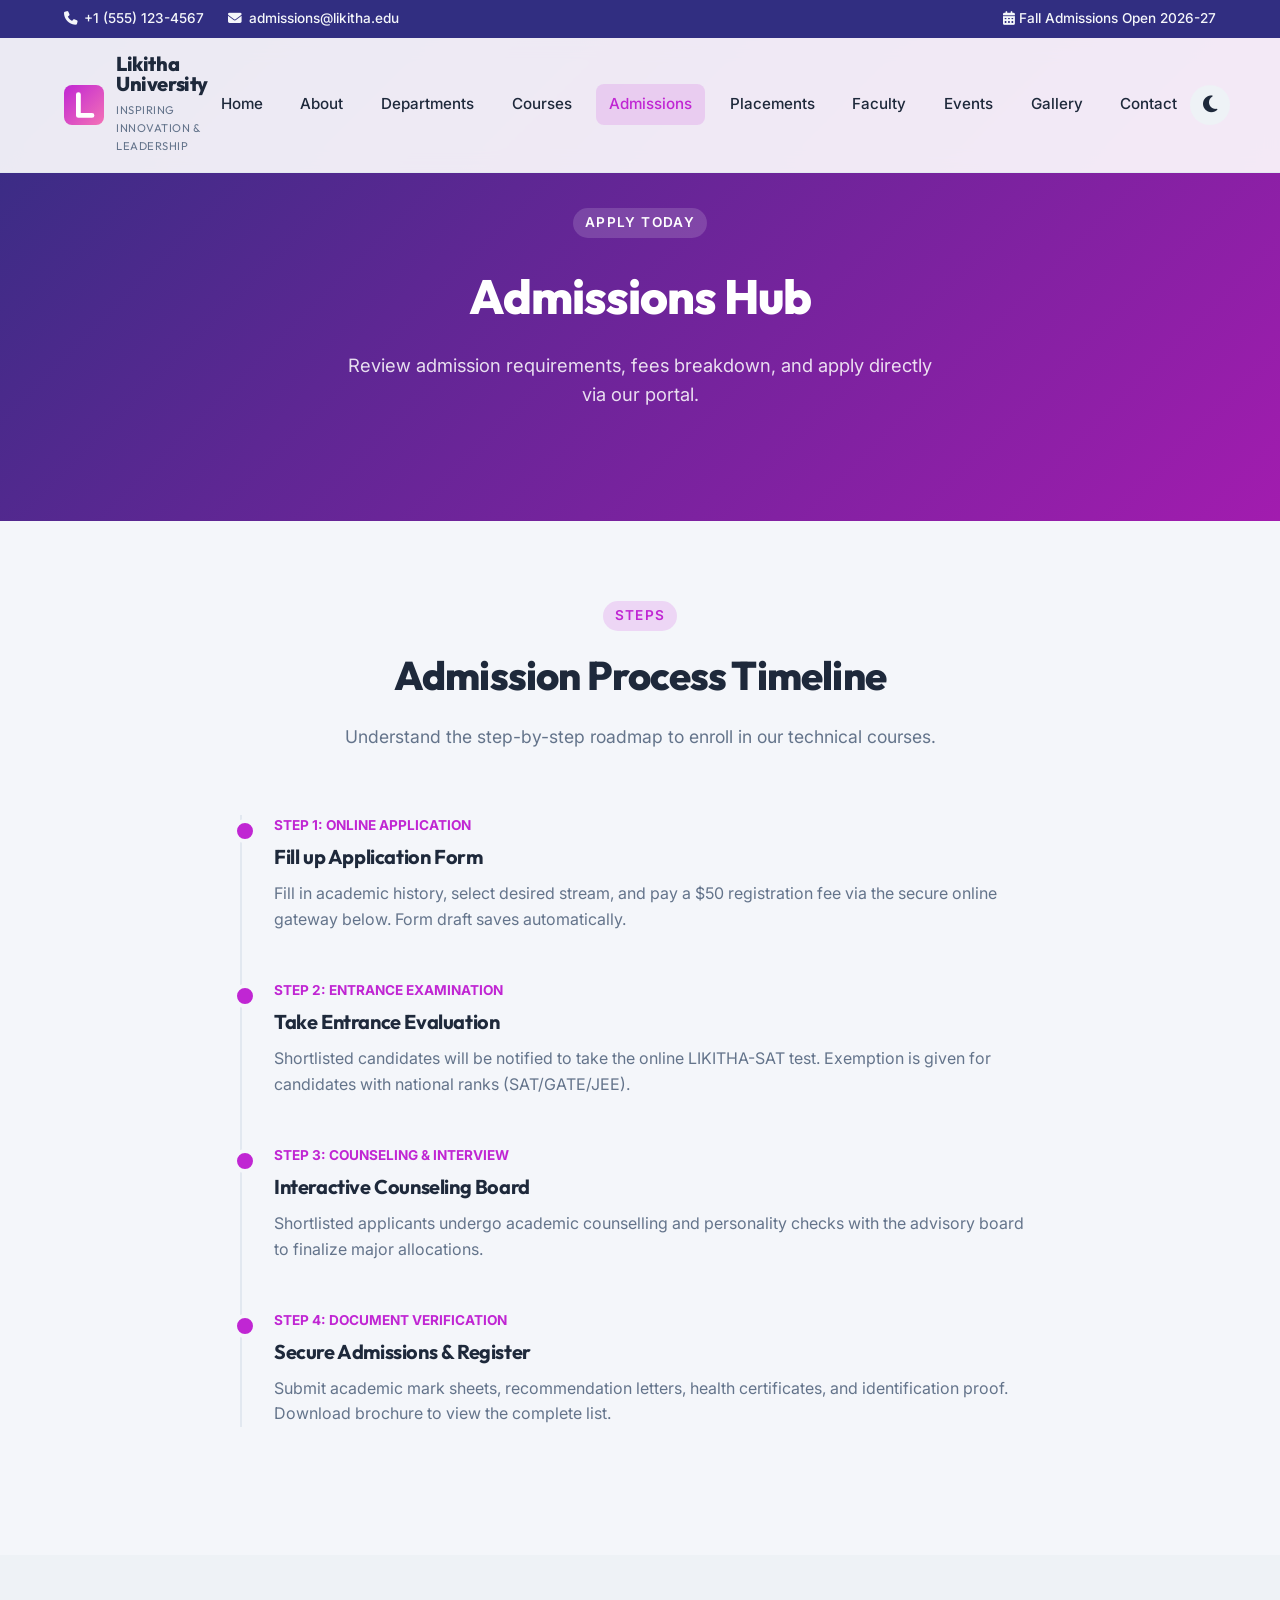
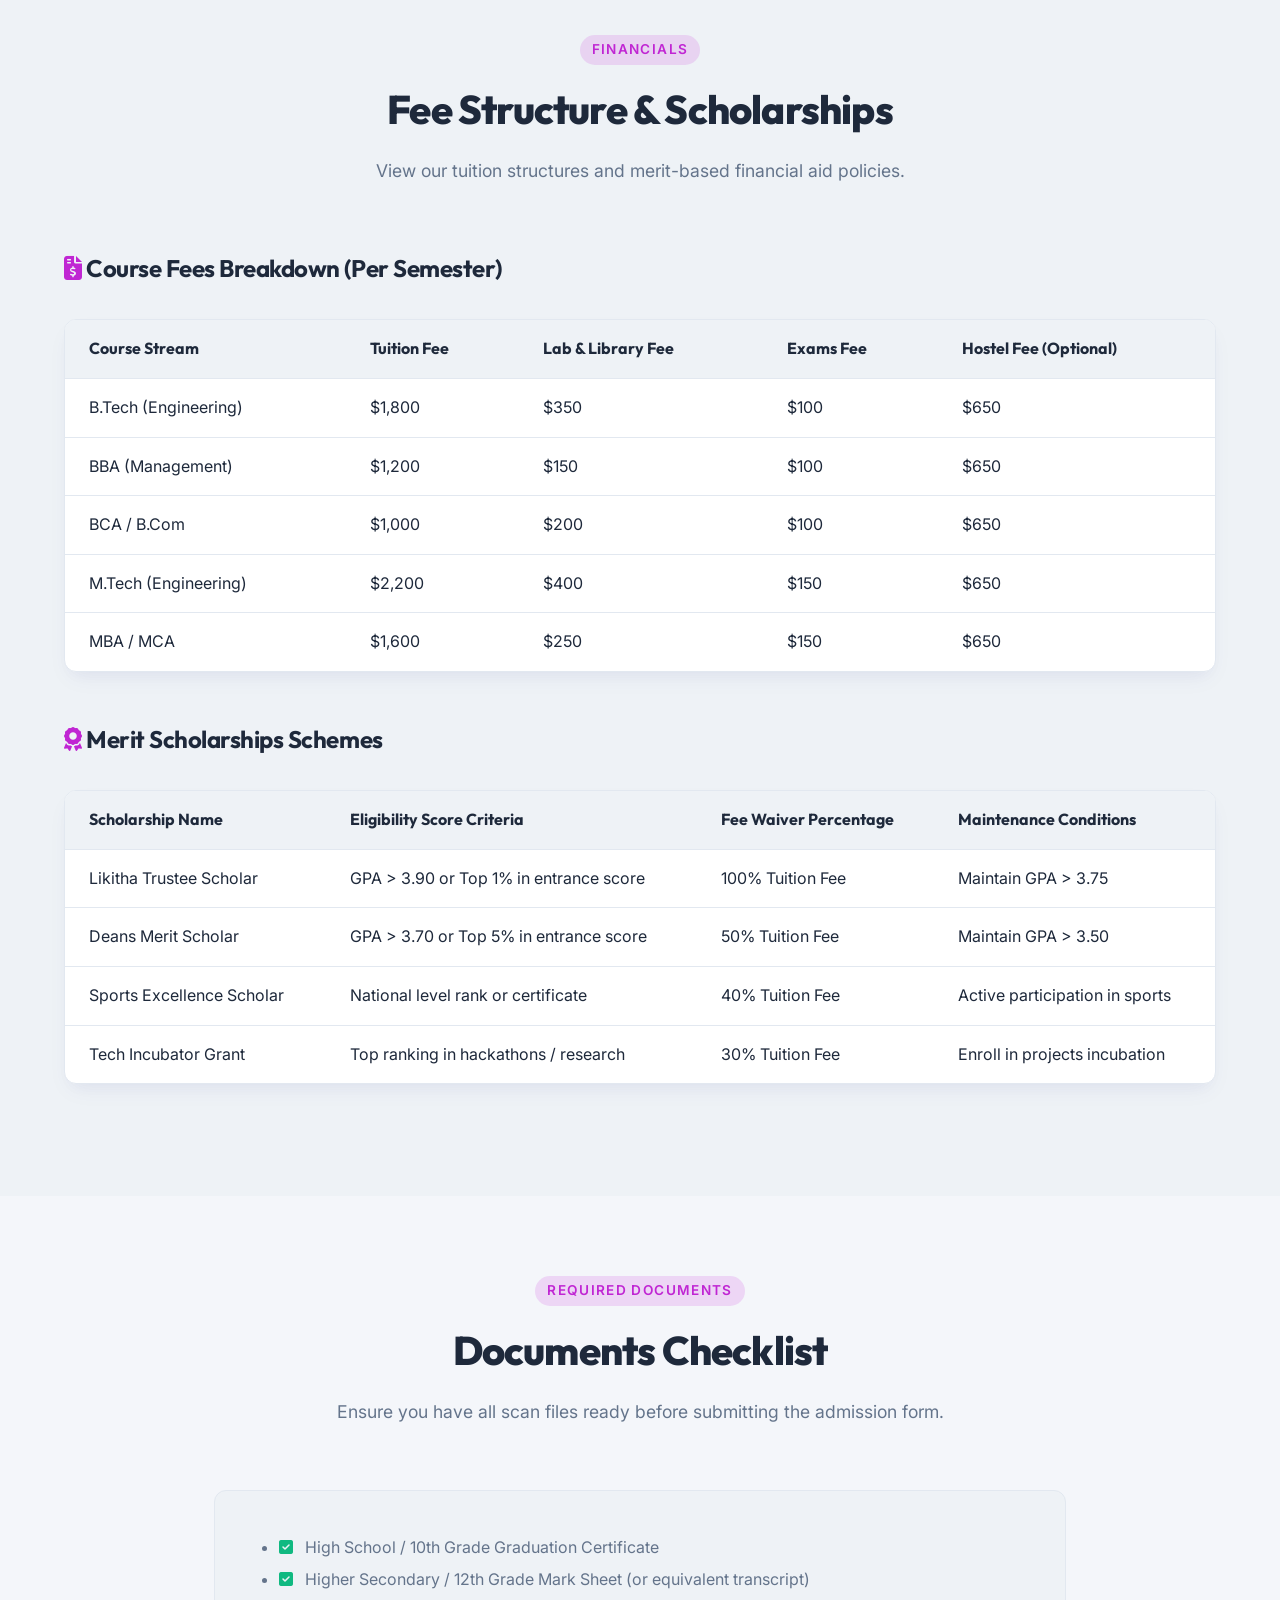
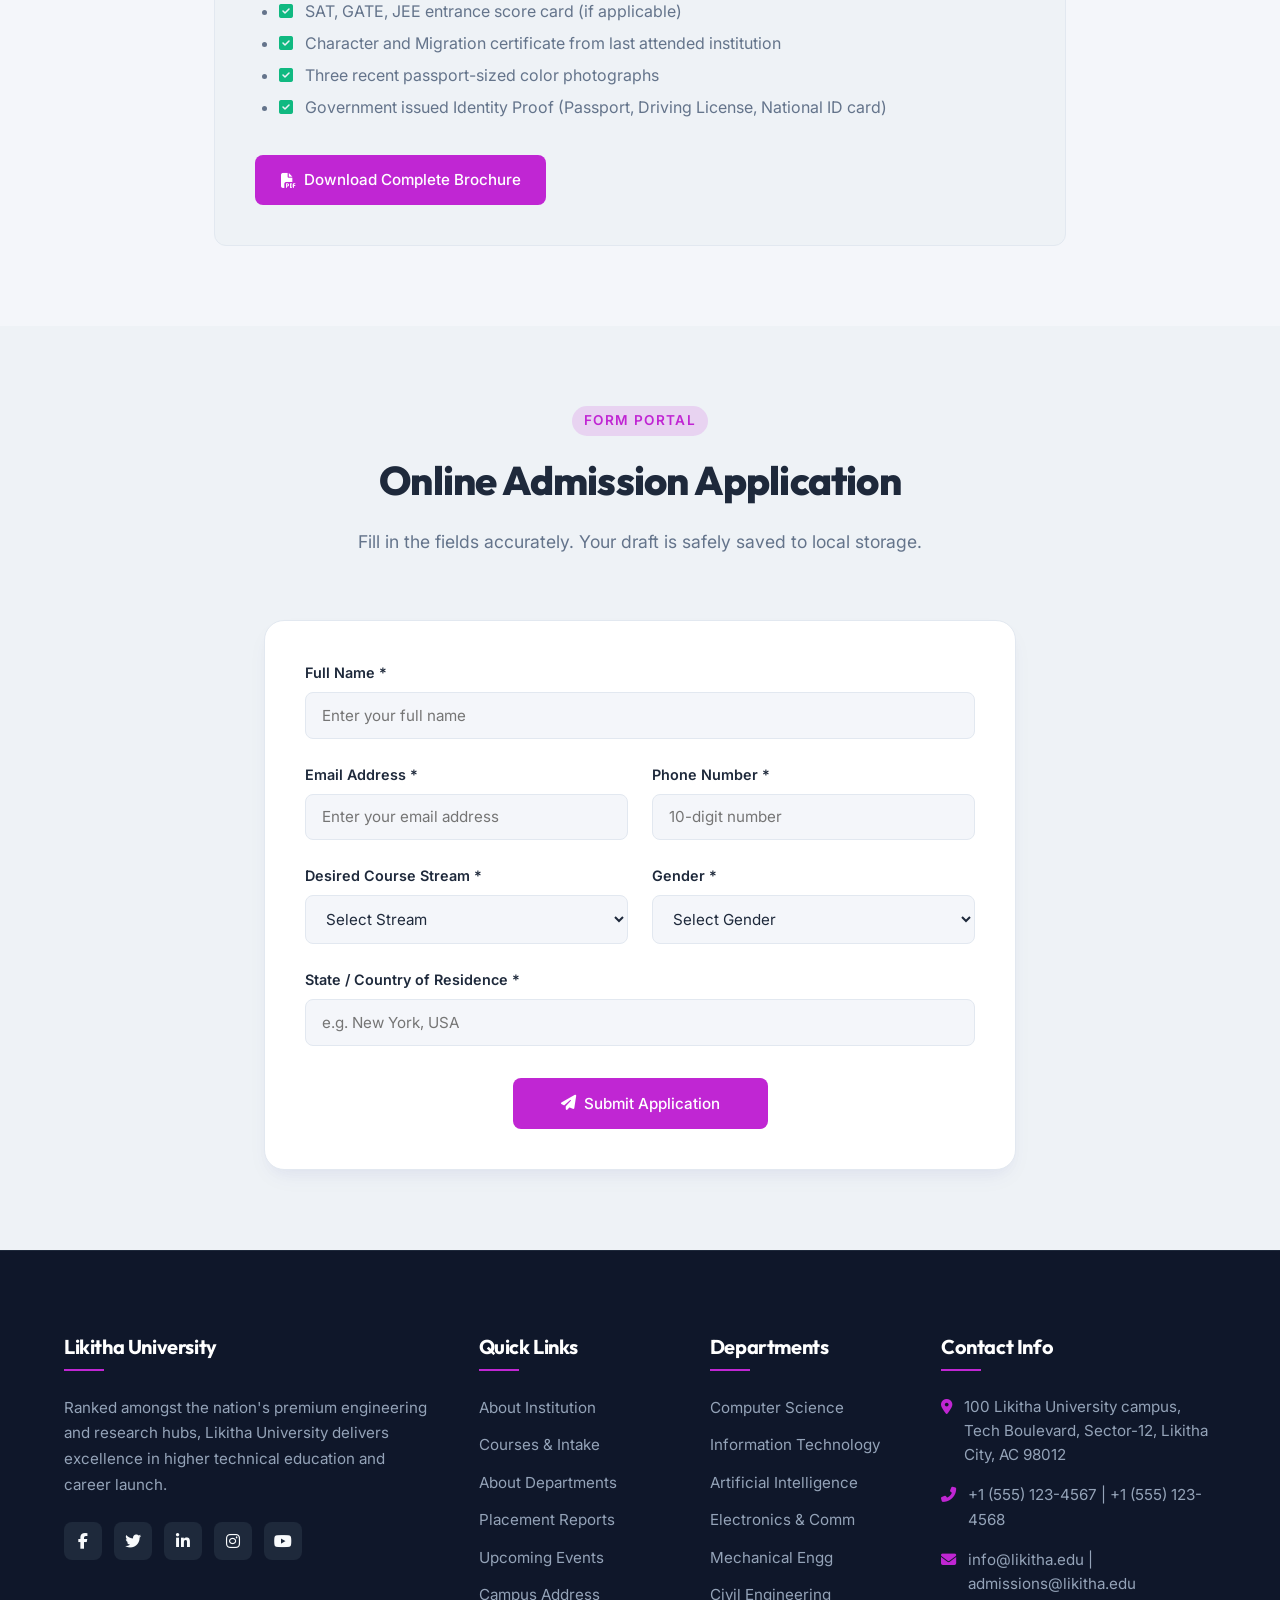
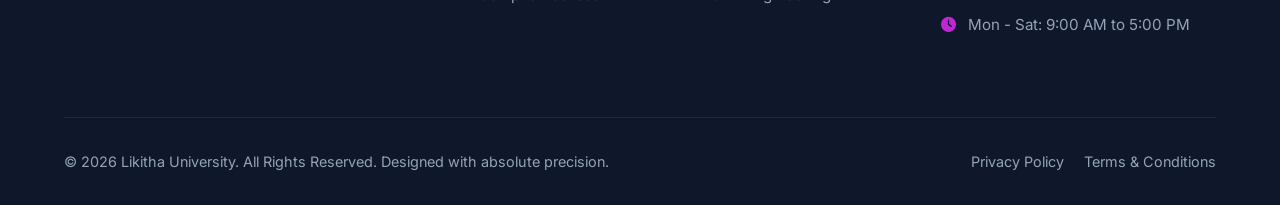
<file: pages/admissions.html>
<!DOCTYPE html>
<html lang="en">
<head>
  <meta charset="UTF-8">
  <meta name="viewport" content="width=device-width, initial-scale=1.0">
  <title>Likitha University | Admissions</title>
  <meta name="description" content="Apply to Likitha University. Read about our step-by-step admissions timeline, tuition fees structure, and scholarships eligibility.">
  <link rel="stylesheet" href="../style.css?v=2">
  <link rel="stylesheet" href="https://cdnjs.cloudflare.com/ajax/libs/font-awesome/6.4.0/css/all.min.css">
  <style>
    /* Inline helper for admissions timeline styling */
    .timeline {
      position: relative;
      max-width: 800px;
      margin: 0 auto;
      padding-left: 2rem;
      border-left: 2px solid var(--border-color);
    }
    .timeline-item {
      position: relative;
      margin-bottom: 3rem;
    }
    .timeline-item::before {
      content: '';
      position: absolute;
      left: -2.55rem;
      top: 0.25rem;
      width: 16px;
      height: 16px;
      border-radius: 50%;
      background-color: var(--accent-color);
      border: 4px solid var(--bg-color);
    }
    .timeline-date {
      font-size: 0.85rem;
      font-weight: 700;
      color: var(--accent-color);
      text-transform: uppercase;
      margin-bottom: 0.25rem;
    }
    .timeline-title {
      font-size: 1.25rem;
      font-weight: 700;
      margin-bottom: 0.5rem;
    }
    /* Table Styling */
    .table-container {
      overflow-x: auto;
      margin: 2rem 0;
      border: 1px solid var(--border-color);
      border-radius: var(--radius-md);
      box-shadow: var(--card-shadow);
      background-color: var(--surface-color);
    }
    table {
      width: 100%;
      border-collapse: collapse;
      text-align: left;
    }
    th, td {
      padding: 1rem 1.5rem;
      border-bottom: 1px solid var(--border-color);
    }
    th {
      background-color: var(--surface-alt);
      font-weight: 700;
      color: var(--text-color);
      font-family: var(--font-heading);
    }
    tr:last-child td {
      border-bottom: none;
    }
  </style>
</head>
<body>

  <!-- Loading Screen -->
  <div id="loading-screen">
    <div class="spinner"></div>
    <div class="loading-text">LIKITHA UNIVERSITY</div>
  </div>

  <!-- Header Section -->
  <header>
    <div class="header-top">
      <div class="container">
        <div class="top-info">
          <span><i class="fas fa-phone"></i> +1 (555) 123-4567</span>
          <span><i class="fas fa-envelope"></i> admissions@likitha.edu</span>
        </div>
        <div class="top-actions">
          <span><i class="fas fa-calendar-alt"></i> Fall Admissions Open 2026-27</span>
        </div>
      </div>
    </div>
    
    <div class="nav-bar">
      <div class="container nav-container">
        <a href="../index.html" class="logo-wrapper">
          <svg class="logo-svg" width="40" height="40" viewBox="0 0 500 500" xmlns="http://www.w3.org/2000/svg" style="flex-shrink: 0;">
            <defs>
              <linearGradient id="logoGradSub" x1="0%" y1="0%" x2="100%" y2="100%">
                <stop offset="0%" stop-color="var(--accent-color)" />
                <stop offset="100%" stop-color="#f472b6" />
              </linearGradient>
            </defs>
            <rect width="500" height="500" rx="100" fill="url(#logoGradSub)" />
            <path d="M180 120 V380 H350" fill="none" stroke="#ffffff" stroke-width="60" stroke-linecap="round" stroke-linejoin="round"/>
          </svg>
          <div class="logo-text">
            <h1 class="logo-title">Likitha University</h1>
            <div class="logo-motto">Inspiring Innovation & Leadership</div>
          </div>
        </a>

        <nav>
          <ul class="nav-menu">
            <li class="nav-item"><a href="../index.html" class="nav-link">Home</a></li>
            <li class="nav-item"><a href="about.html" class="nav-link">About</a></li>
            <li class="nav-item"><a href="departments.html" class="nav-link">Departments</a></li>
            <li class="nav-item"><a href="courses.html" class="nav-link">Courses</a></li>
            <li class="nav-item"><a href="admissions.html" class="nav-link active">Admissions</a></li>
            <li class="nav-item"><a href="placements.html" class="nav-link">Placements</a></li>
            <li class="nav-item"><a href="faculty.html" class="nav-link">Faculty</a></li>
            <li class="nav-item"><a href="events.html" class="nav-link">Events</a></li>
            <li class="nav-item"><a href="gallery.html" class="nav-link">Gallery</a></li>
            <li class="nav-item"><a href="contact.html" class="nav-link">Contact</a></li>
          </ul>
        </nav>

        <div class="nav-controls">
          <button id="theme-toggle" class="theme-toggle" aria-label="Toggle Dark/Light Mode">
            <i class="fas fa-moon moon-icon"></i>
            <i class="fas fa-sun sun-icon"></i>
          </button>
          <button class="hamburger" aria-label="Toggle Navigation Menu">
            <span></span>
            <span></span>
            <span></span>
          </button>
        </div>
      </div>
    </div>
  </header>

  <!-- Page Banner -->
  <section class="page-banner">
    <div class="container">
      <span class="section-tag" style="background-color: rgba(255,255,255,0.15); color: #fff;">Apply Today</span>
      <h2 style="font-size: 3rem; font-weight: 800; margin-top: 0.5rem;">Admissions Hub</h2>
      <p style="color: rgba(255,255,255,0.85); font-size: 1.15rem; max-width: 600px; margin: 1rem auto 0 auto;">Review admission requirements, fees breakdown, and apply directly via our portal.</p>
    </div>
  </section>

  <!-- Admission Process Timeline -->
  <section class="timeline-section">
    <div class="container">
      <div class="section-header">
        <span class="section-tag">Steps</span>
        <h2 class="section-title">Admission Process Timeline</h2>
        <p class="section-desc">Understand the step-by-step roadmap to enroll in our technical courses.</p>
      </div>

      <div class="timeline">
        <!-- Step 1 -->
        <div class="timeline-item">
          <div class="timeline-date">Step 1: Online Application</div>
          <h3 class="timeline-title">Fill up Application Form</h3>
          <p style="color: var(--text-muted);">Fill in academic history, select desired stream, and pay a $50 registration fee via the secure online gateway below. Form draft saves automatically.</p>
        </div>

        <!-- Step 2 -->
        <div class="timeline-item">
          <div class="timeline-date">Step 2: Entrance Examination</div>
          <h3 class="timeline-title">Take Entrance Evaluation</h3>
          <p style="color: var(--text-muted);">Shortlisted candidates will be notified to take the online LIKITHA-SAT test. Exemption is given for candidates with national ranks (SAT/GATE/JEE).</p>
        </div>

        <!-- Step 3 -->
        <div class="timeline-item">
          <div class="timeline-date">Step 3: Counseling & Interview</div>
          <h3 class="timeline-title">Interactive Counseling Board</h3>
          <p style="color: var(--text-muted);">Shortlisted applicants undergo academic counselling and personality checks with the advisory board to finalize major allocations.</p>
        </div>

        <!-- Step 4 -->
        <div class="timeline-item">
          <div class="timeline-date">Step 4: Document Verification</div>
          <h3 class="timeline-title">Secure Admissions & Register</h3>
          <p style="color: var(--text-muted);">Submit academic mark sheets, recommendation letters, health certificates, and identification proof. Download brochure to view the complete list.</p>
        </div>
      </div>
    </div>
  </section>

  <!-- Fees & Scholarships -->
  <section class="fees-section" style="background-color: var(--surface-alt);">
    <div class="container">
      <div class="section-header">
        <span class="section-tag">Financials</span>
        <h2 class="section-title">Fee Structure & Scholarships</h2>
        <p class="section-desc">View our tuition structures and merit-based financial aid policies.</p>
      </div>

      <!-- Fees Table -->
      <h3 style="font-size: 1.5rem; font-weight: 700; margin-bottom: 1rem;"><i class="fas fa-file-invoice-dollar" style="color: var(--accent-color);"></i> Course Fees Breakdown (Per Semester)</h3>
      <div class="table-container">
        <table>
          <thead>
            <tr>
              <th>Course Stream</th>
              <th>Tuition Fee</th>
              <th>Lab & Library Fee</th>
              <th>Exams Fee</th>
              <th>Hostel Fee (Optional)</th>
            </tr>
          </thead>
          <tbody>
            <tr>
              <td>B.Tech (Engineering)</td>
              <td>$1,800</td>
              <td>$350</td>
              <td>$100</td>
              <td>$650</td>
            </tr>
            <tr>
              <td>BBA (Management)</td>
              <td>$1,200</td>
              <td>$150</td>
              <td>$100</td>
              <td>$650</td>
            </tr>
            <tr>
              <td>BCA / B.Com</td>
              <td>$1,000</td>
              <td>$200</td>
              <td>$100</td>
              <td>$650</td>
            </tr>
            <tr>
              <td>M.Tech (Engineering)</td>
              <td>$2,200</td>
              <td>$400</td>
              <td>$150</td>
              <td>$650</td>
            </tr>
            <tr>
              <td>MBA / MCA</td>
              <td>$1,600</td>
              <td>$250</td>
              <td>$150</td>
              <td>$650</td>
            </tr>
          </tbody>
        </table>
      </div>

      <!-- Scholarships Table -->
      <h3 style="font-size: 1.5rem; font-weight: 700; margin: 3rem 0 1rem 0;"><i class="fas fa-award" style="color: var(--accent-color);"></i> Merit Scholarships Schemes</h3>
      <div class="table-container">
        <table>
          <thead>
            <tr>
              <th>Scholarship Name</th>
              <th>Eligibility Score Criteria</th>
              <th>Fee Waiver Percentage</th>
              <th>Maintenance Conditions</th>
            </tr>
          </thead>
          <tbody>
            <tr>
              <td>Likitha Trustee Scholar</td>
              <td>GPA > 3.90 or Top 1% in entrance score</td>
              <td>100% Tuition Fee</td>
              <td>Maintain GPA > 3.75</td>
            </tr>
            <tr>
              <td>Deans Merit Scholar</td>
              <td>GPA > 3.70 or Top 5% in entrance score</td>
              <td>50% Tuition Fee</td>
              <td>Maintain GPA > 3.50</td>
            </tr>
            <tr>
              <td>Sports Excellence Scholar</td>
              <td>National level rank or certificate</td>
              <td>40% Tuition Fee</td>
              <td>Active participation in sports</td>
            </tr>
            <tr>
              <td>Tech Incubator Grant</td>
              <td>Top ranking in hackathons / research</td>
              <td>30% Tuition Fee</td>
              <td>Enroll in projects incubation</td>
            </tr>
          </tbody>
        </table>
      </div>
    </div>
  </section>

  <!-- Required Documents Accordion / Panel -->
  <section class="docs-section">
    <div class="container" style="max-width: 900px;">
      <div class="section-header">
        <span class="section-tag">Required Documents</span>
        <h2 class="section-title">Documents Checklist</h2>
        <p class="section-desc">Ensure you have all scan files ready before submitting the admission form.</p>
      </div>

      <div class="stats-card" style="padding: 2.5rem; text-align: left;">
        <ul style="padding-left: 1.5rem; color: var(--text-muted); line-height: 2;">
          <li><i class="fas fa-check-square" style="color: var(--success-color); margin-right: 0.5rem;"></i> High School / 10th Grade Graduation Certificate</li>
          <li><i class="fas fa-check-square" style="color: var(--success-color); margin-right: 0.5rem;"></i> Higher Secondary / 12th Grade Mark Sheet (or equivalent transcript)</li>
          <li><i class="fas fa-check-square" style="color: var(--success-color); margin-right: 0.5rem;"></i> SAT, GATE, JEE entrance score card (if applicable)</li>
          <li><i class="fas fa-check-square" style="color: var(--success-color); margin-right: 0.5rem;"></i> Character and Migration certificate from last attended institution</li>
          <li><i class="fas fa-check-square" style="color: var(--success-color); margin-right: 0.5rem;"></i> Three recent passport-sized color photographs</li>
          <li><i class="fas fa-check-square" style="color: var(--success-color); margin-right: 0.5rem;"></i> Government issued Identity Proof (Passport, Driving License, National ID card)</li>
        </ul>
        <div style="margin-top: 2rem; display: flex; gap: 1rem; flex-wrap: wrap;">
          <a href="#" class="btn btn-primary btn-download-brochure"><i class="fas fa-file-pdf"></i> Download Complete Brochure</a>
        </div>
      </div>
    </div>
  </section>

  <!-- Admission Form -->
  <section id="admission-form-section" style="background-color: var(--surface-alt);">
    <div class="container" style="max-width: 800px;">
      <div class="section-header">
        <span class="section-tag">Form Portal</span>
        <h2 class="section-title">Online Admission Application</h2>
        <p class="section-desc">Fill in the fields accurately. Your draft is safely saved to local storage.</p>
      </div>

      <form id="admission-form" class="form-card">
        
        <div class="form-group">
          <label for="adm-name" class="form-label">Full Name *</label>
          <input type="text" id="adm-name" class="form-control" placeholder="Enter your full name" required>
          <div class="form-error">Please fill in your name.</div>
        </div>

        <div class="form-row">
          <div class="form-group">
            <label for="adm-email" class="form-label">Email Address *</label>
            <input type="email" id="adm-email" class="form-control" placeholder="Enter your email address" required>
            <div class="form-error">Please fill in a valid email address.</div>
          </div>
          <div class="form-group">
            <label for="adm-phone" class="form-label">Phone Number *</label>
            <input type="tel" id="adm-phone" class="form-control" placeholder="10-digit number" required>
            <div class="form-error">Please fill in a valid 10-digit phone number.</div>
          </div>
        </div>

        <div class="form-row">
          <div class="form-group">
            <label for="adm-course" class="form-label">Desired Course Stream *</label>
            <select id="adm-course" class="form-control" required style="cursor: pointer;">
              <option value="">Select Stream</option>
              <option value="B.Tech CSE">B.Tech (Computer Science)</option>
              <option value="B.Tech IT">B.Tech (Information Tech)</option>
              <option value="B.Tech AI">B.Tech (AI & Data Science)</option>
              <option value="B.Tech ECE">B.Tech (Electronics & Comm)</option>
              <option value="BBA">Bachelor of Business Admin (BBA)</option>
              <option value="BCA">Bachelor of Computer Apps (BCA)</option>
              <option value="MBA">Master of Business Admin (MBA)</option>
              <option value="MCA">Master of Computer Apps (MCA)</option>
            </select>
            <div class="form-error">Please select a course stream.</div>
          </div>

          <div class="form-group">
            <label for="adm-gender" class="form-label">Gender *</label>
            <select id="adm-gender" class="form-control" required style="cursor: pointer;">
              <option value="">Select Gender</option>
              <option value="Male">Male</option>
              <option value="Female">Female</option>
              <option value="Other">Other / Decline</option>
            </select>
            <div class="form-error">Please select gender.</div>
          </div>
        </div>

        <div class="form-group">
          <label for="adm-state" class="form-label">State / Country of Residence *</label>
          <input type="text" id="adm-state" class="form-control" placeholder="e.g. New York, USA" required>
          <div class="form-error">Please fill in your residency state or country.</div>
        </div>

        <div style="text-align: center; margin-top: 2rem;">
          <button type="submit" class="btn btn-primary" style="padding: 1rem 3rem;"><i class="fas fa-paper-plane"></i> Submit Application</button>
        </div>
      </form>
    </div>
  </section>

  <!-- Footer Section -->
  <footer>
    <div class="container">
      <div class="footer-grid">
        <div class="footer-col footer-about">
          <h3>Likitha University</h3>
          <p>
            Ranked amongst the nation's premium engineering and research hubs, Likitha University delivers excellence in higher technical education and career launch.
          </p>
          <div class="footer-socials">
            <a href="#" class="social-link" aria-label="Facebook"><i class="fab fa-facebook-f"></i></a>
            <a href="#" class="social-link" aria-label="Twitter"><i class="fab fa-twitter"></i></a>
            <a href="#" class="social-link" aria-label="LinkedIn"><i class="fab fa-linkedin-in"></i></a>
            <a href="#" class="social-link" aria-label="Instagram"><i class="fab fa-instagram"></i></a>
            <a href="#" class="social-link" aria-label="YouTube"><i class="fab fa-youtube"></i></a>
          </div>
        </div>

        <div class="footer-col">
          <h3>Quick Links</h3>
          <ul class="footer-links">
            <li><a href="about.html">About Institution</a></li>
            <li><a href="courses.html">Courses & Intake</a></li>
            <li><a href="departments.html">About Departments</a></li>
            <li><a href="placements.html">Placement Reports</a></li>
            <li><a href="events.html">Upcoming Events</a></li>
            <li><a href="contact.html">Campus Address</a></li>
          </ul>
        </div>

        <div class="footer-col">
          <h3>Departments</h3>
          <ul class="footer-links">
            <li><a href="departments.html">Computer Science</a></li>
            <li><a href="departments.html">Information Technology</a></li>
            <li><a href="departments.html">Artificial Intelligence</a></li>
            <li><a href="departments.html">Electronics & Comm</a></li>
            <li><a href="departments.html">Mechanical Engg</a></li>
            <li><a href="departments.html">Civil Engineering</a></li>
          </ul>
        </div>

        <div class="footer-col">
          <h3>Contact Info</h3>
          <ul class="footer-contact-list">
            <li>
              <i class="fas fa-map-marker-alt"></i>
              <span>100 Likitha University campus, Tech Boulevard, Sector-12, Likitha City, AC 98012</span>
            </li>
            <li>
              <i class="fas fa-phone-alt"></i>
              <span>+1 (555) 123-4567 | +1 (555) 123-4568</span>
            </li>
            <li>
              <i class="fas fa-envelope"></i>
              <span>info@likitha.edu | admissions@likitha.edu</span>
            </li>
            <li>
              <i class="fas fa-clock"></i>
              <span>Mon - Sat: 9:00 AM to 5:00 PM</span>
            </li>
          </ul>
        </div>
      </div>

      <div class="footer-bottom">
        <p>&copy; 2026 Likitha University. All Rights Reserved. Designed with absolute precision.</p>
        <p>
          <a href="#" style="margin-right: 1rem;">Privacy Policy</a>
          <a href="#">Terms & Conditions</a>
        </p>
      </div>
    </div>
  </footer>

  <!-- Back to Top button -->
  <a href="#" id="back-to-top" class="back-to-top" aria-label="Back to Top"><i class="fas fa-arrow-up"></i></a>

  <script src="../script.js"></script>
</body>
</html>
</file>
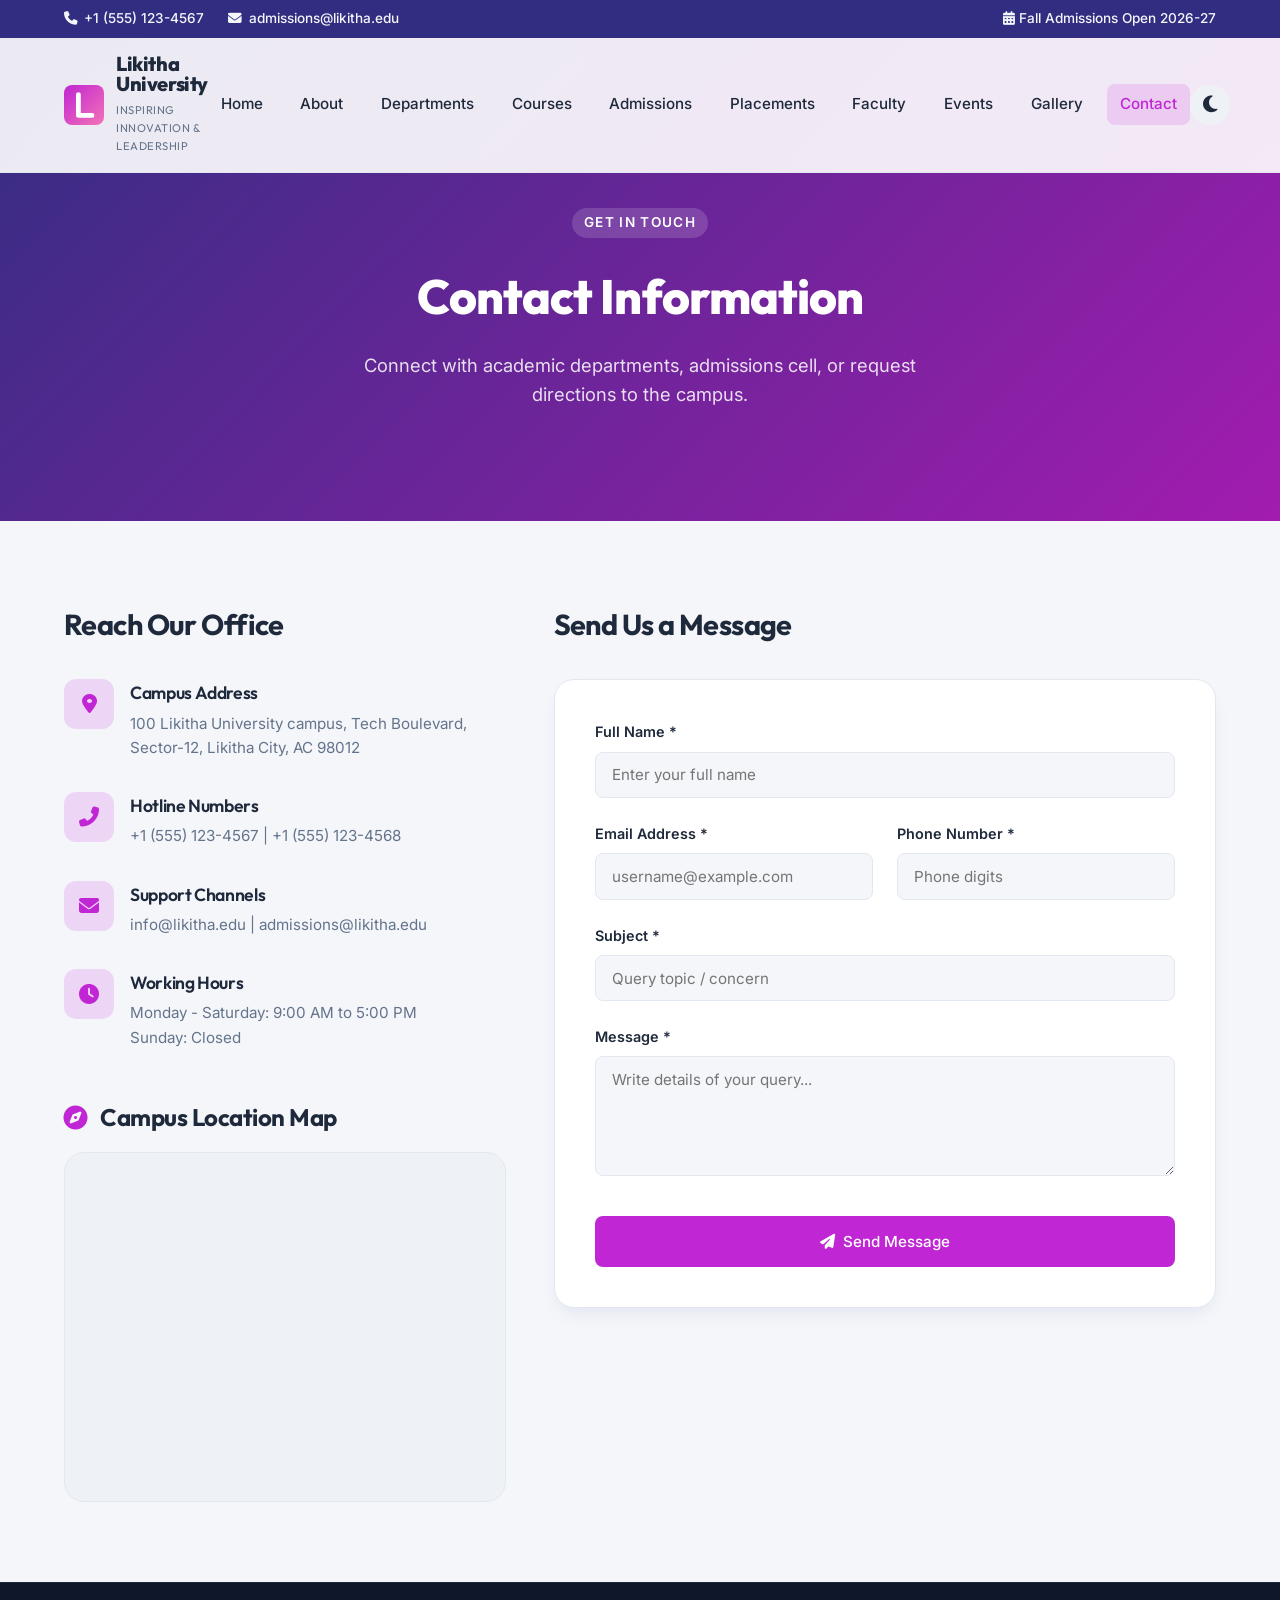
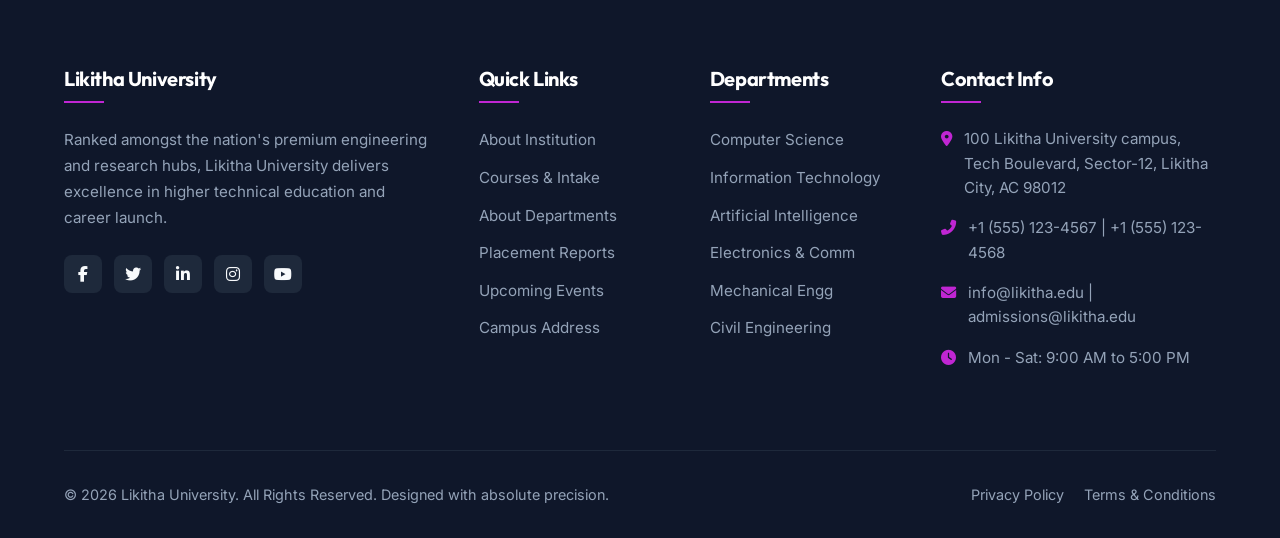
<file: pages/contact.html>
<!DOCTYPE html>
<html lang="en">
<head>
  <meta charset="UTF-8">
  <meta name="viewport" content="width=device-width, initial-scale=1.0">
  <title>Likitha University | Contact Us</title>
  <meta name="description" content="Get in touch with Likitha University. View our office hours, phone numbers, email channels, map location, or submit a query.">
  <link rel="stylesheet" href="../style.css?v=2">
  <link rel="stylesheet" href="https://cdnjs.cloudflare.com/ajax/libs/font-awesome/6.4.0/css/all.min.css">
</head>
<body>

  <!-- Loading Screen -->
  <div id="loading-screen">
    <div class="spinner"></div>
    <div class="loading-text">LIKITHA UNIVERSITY</div>
  </div>

  <!-- Header Section -->
  <header>
    <div class="header-top">
      <div class="container">
        <div class="top-info">
          <span><i class="fas fa-phone"></i> +1 (555) 123-4567</span>
          <span><i class="fas fa-envelope"></i> admissions@likitha.edu</span>
        </div>
        <div class="top-actions">
          <span><i class="fas fa-calendar-alt"></i> Fall Admissions Open 2026-27</span>
        </div>
      </div>
    </div>
    
    <div class="nav-bar">
      <div class="container nav-container">
        <a href="../index.html" class="logo-wrapper">
          <svg class="logo-svg" width="40" height="40" viewBox="0 0 500 500" xmlns="http://www.w3.org/2000/svg" style="flex-shrink: 0;">
            <defs>
              <linearGradient id="logoGradSub" x1="0%" y1="0%" x2="100%" y2="100%">
                <stop offset="0%" stop-color="var(--accent-color)" />
                <stop offset="100%" stop-color="#f472b6" />
              </linearGradient>
            </defs>
            <rect width="500" height="500" rx="100" fill="url(#logoGradSub)" />
            <path d="M180 120 V380 H350" fill="none" stroke="#ffffff" stroke-width="60" stroke-linecap="round" stroke-linejoin="round"/>
          </svg>
          <div class="logo-text">
            <h1 class="logo-title">Likitha University</h1>
            <div class="logo-motto">Inspiring Innovation & Leadership</div>
          </div>
        </a>

        <nav>
          <ul class="nav-menu">
            <li class="nav-item"><a href="../index.html" class="nav-link">Home</a></li>
            <li class="nav-item"><a href="about.html" class="nav-link">About</a></li>
            <li class="nav-item"><a href="departments.html" class="nav-link">Departments</a></li>
            <li class="nav-item"><a href="courses.html" class="nav-link">Courses</a></li>
            <li class="nav-item"><a href="admissions.html" class="nav-link">Admissions</a></li>
            <li class="nav-item"><a href="placements.html" class="nav-link">Placements</a></li>
            <li class="nav-item"><a href="faculty.html" class="nav-link">Faculty</a></li>
            <li class="nav-item"><a href="events.html" class="nav-link">Events</a></li>
            <li class="nav-item"><a href="gallery.html" class="nav-link">Gallery</a></li>
            <li class="nav-item"><a href="contact.html" class="nav-link active">Contact</a></li>
          </ul>
        </nav>

        <div class="nav-controls">
          <button id="theme-toggle" class="theme-toggle" aria-label="Toggle Dark/Light Mode">
            <i class="fas fa-moon moon-icon"></i>
            <i class="fas fa-sun sun-icon"></i>
          </button>
          <button class="hamburger" aria-label="Toggle Navigation Menu">
            <span></span>
            <span></span>
            <span></span>
          </button>
        </div>
      </div>
    </div>
  </header>

  <!-- Page Banner -->
  <section class="page-banner">
    <div class="container">
      <span class="section-tag" style="background-color: rgba(255,255,255,0.15); color: #fff;">Get In Touch</span>
      <h2 style="font-size: 3rem; font-weight: 800; margin-top: 0.5rem;">Contact Information</h2>
      <p style="color: rgba(255,255,255,0.85); font-size: 1.15rem; max-width: 600px; margin: 1rem auto 0 auto;">Connect with academic departments, admissions cell, or request directions to the campus.</p>
    </div>
  </section>

  <!-- Contact layout Section -->
  <section class="contact-section">
    <div class="container">
      <div class="contact-layout">
        
        <!-- Left Column: Details -->
        <div class="animate-on-scroll animate-slide-up">
          <h3 style="font-size: 1.8rem; font-weight: 700; margin-bottom: 2rem;">Reach Our Office</h3>
          
          <div class="contact-info-list" style="margin-bottom: 3rem;">
            <!-- Address -->
            <div class="contact-info-item">
              <div class="contact-info-icon"><i class="fas fa-map-marker-alt"></i></div>
              <div class="contact-info-text">
                <h4>Campus Address</h4>
                <p>100 Likitha University campus, Tech Boulevard, Sector-12, Likitha City, AC 98012</p>
              </div>
            </div>

            <!-- Phone -->
            <div class="contact-info-item">
              <div class="contact-info-icon"><i class="fas fa-phone-alt"></i></div>
              <div class="contact-info-text">
                <h4>Hotline Numbers</h4>
                <p>+1 (555) 123-4567 | +1 (555) 123-4568</p>
              </div>
            </div>

            <!-- Email -->
            <div class="contact-info-item">
              <div class="contact-info-icon"><i class="fas fa-envelope"></i></div>
              <div class="contact-info-text">
                <h4>Support Channels</h4>
                <p>info@likitha.edu | admissions@likitha.edu</p>
              </div>
            </div>

            <!-- Office Hours -->
            <div class="contact-info-item">
              <div class="contact-info-icon"><i class="fas fa-clock"></i></div>
              <div class="contact-info-text">
                <h4>Working Hours</h4>
                <p>Monday - Saturday: 9:00 AM to 5:00 PM<br>Sunday: Closed</p>
              </div>
            </div>
          </div>

          <!-- Map Frame -->
          <h3 style="font-size: 1.5rem; font-weight: 700; margin-bottom: 1rem;"><i class="fas fa-compass" style="color: var(--accent-color); margin-right: 0.5rem;"></i> Campus Location Map</h3>
          <div class="map-container">
            <!-- Simulated iframe maps embed pointing to a tech boulevard mockup -->
            <iframe src="https://www.google.com/maps/embed?pb=!1m18!1m12!1m3!1d3022.215444833118!2d-73.98784428459368!3d40.74844047932828!2m3!1f0!2f0!3f0!3m2!1i1024!2i768!4f13.1!3m3!1m2!1s0x89c259a9b3117469%3A0xd134e199a405a163!2sEmpire%20State%20Building!5e0!3m2!1sen!2sus!4v1620835639108!5m2!1sen!2sus" allowfullscreen="" loading="lazy" aria-label="Campus Location Map"></iframe>
          </div>
        </div>

        <!-- Right Column: Query Form -->
        <div class="animate-on-scroll animate-slide-left">
          <h3 style="font-size: 1.8rem; font-weight: 700; margin-bottom: 2rem;">Send Us a Message</h3>
          
          <form id="contact-form" class="form-card">
            <div class="form-group">
              <label for="name" class="form-label">Full Name *</label>
              <input type="text" id="name" class="form-control" placeholder="Enter your full name" required>
              <div class="form-error">Please enter your name.</div>
            </div>

            <div class="form-row">
              <div class="form-group">
                <label for="email" class="form-label">Email Address *</label>
                <input type="email" id="email" class="form-control" placeholder="username@example.com" required>
                <div class="form-error">Please enter a valid email address.</div>
              </div>
              <div class="form-group">
                <label for="phone" class="form-label">Phone Number *</label>
                <input type="tel" id="phone" class="form-control" placeholder="Phone digits" required>
                <div class="form-error">Please enter a valid phone number.</div>
              </div>
            </div>

            <div class="form-group">
              <label for="subject" class="form-label">Subject *</label>
              <input type="text" id="subject" class="form-control" placeholder="Query topic / concern" required>
              <div class="form-error">Please specify the query subject.</div>
            </div>

            <div class="form-group">
              <label for="message" class="form-label">Message *</label>
              <textarea id="message" class="form-control" placeholder="Write details of your query..." required></textarea>
              <div class="form-error">Please write details of your query message.</div>
            </div>

            <div style="margin-top: 2rem;">
              <button type="submit" class="btn btn-primary" style="width: 100%; padding: 1rem;"><i class="fas fa-paper-plane"></i> Send Message</button>
            </div>
          </form>
        </div>

      </div>
    </div>
  </section>

  <!-- Footer Section -->
  <footer>
    <div class="container">
      <div class="footer-grid">
        <div class="footer-col footer-about">
          <h3>Likitha University</h3>
          <p>
            Ranked amongst the nation's premium engineering and research hubs, Likitha University delivers excellence in higher technical education and career launch.
          </p>
          <div class="footer-socials">
            <a href="#" class="social-link" aria-label="Facebook"><i class="fab fa-facebook-f"></i></a>
            <a href="#" class="social-link" aria-label="Twitter"><i class="fab fa-twitter"></i></a>
            <a href="#" class="social-link" aria-label="LinkedIn"><i class="fab fa-linkedin-in"></i></a>
            <a href="#" class="social-link" aria-label="Instagram"><i class="fab fa-instagram"></i></a>
            <a href="#" class="social-link" aria-label="YouTube"><i class="fab fa-youtube"></i></a>
          </div>
        </div>

        <div class="footer-col">
          <h3>Quick Links</h3>
          <ul class="footer-links">
            <li><a href="about.html">About Institution</a></li>
            <li><a href="courses.html">Courses & Intake</a></li>
            <li><a href="departments.html">About Departments</a></li>
            <li><a href="placements.html">Placement Reports</a></li>
            <li><a href="events.html">Upcoming Events</a></li>
            <li><a href="contact.html">Campus Address</a></li>
          </ul>
        </div>

        <div class="footer-col">
          <h3>Departments</h3>
          <ul class="footer-links">
            <li><a href="departments.html">Computer Science</a></li>
            <li><a href="departments.html">Information Technology</a></li>
            <li><a href="departments.html">Artificial Intelligence</a></li>
            <li><a href="departments.html">Electronics & Comm</a></li>
            <li><a href="departments.html">Mechanical Engg</a></li>
            <li><a href="departments.html">Civil Engineering</a></li>
          </ul>
        </div>

        <div class="footer-col">
          <h3>Contact Info</h3>
          <ul class="footer-contact-list">
            <li>
              <i class="fas fa-map-marker-alt"></i>
              <span>100 Likitha University campus, Tech Boulevard, Sector-12, Likitha City, AC 98012</span>
            </li>
            <li>
              <i class="fas fa-phone-alt"></i>
              <span>+1 (555) 123-4567 | +1 (555) 123-4568</span>
            </li>
            <li>
              <i class="fas fa-envelope"></i>
              <span>info@likitha.edu | admissions@likitha.edu</span>
            </li>
            <li>
              <i class="fas fa-clock"></i>
              <span>Mon - Sat: 9:00 AM to 5:00 PM</span>
            </li>
          </ul>
        </div>
      </div>

      <div class="footer-bottom">
        <p>&copy; 2026 Likitha University. All Rights Reserved. Designed with absolute precision.</p>
        <p>
          <a href="#" style="margin-right: 1rem;">Privacy Policy</a>
          <a href="#">Terms & Conditions</a>
        </p>
      </div>
    </div>
  </footer>

  <!-- Back to Top button -->
  <a href="#" id="back-to-top" class="back-to-top" aria-label="Back to Top"><i class="fas fa-arrow-up"></i></a>

  <script src="../script.js"></script>
</body>
</html>
</file>
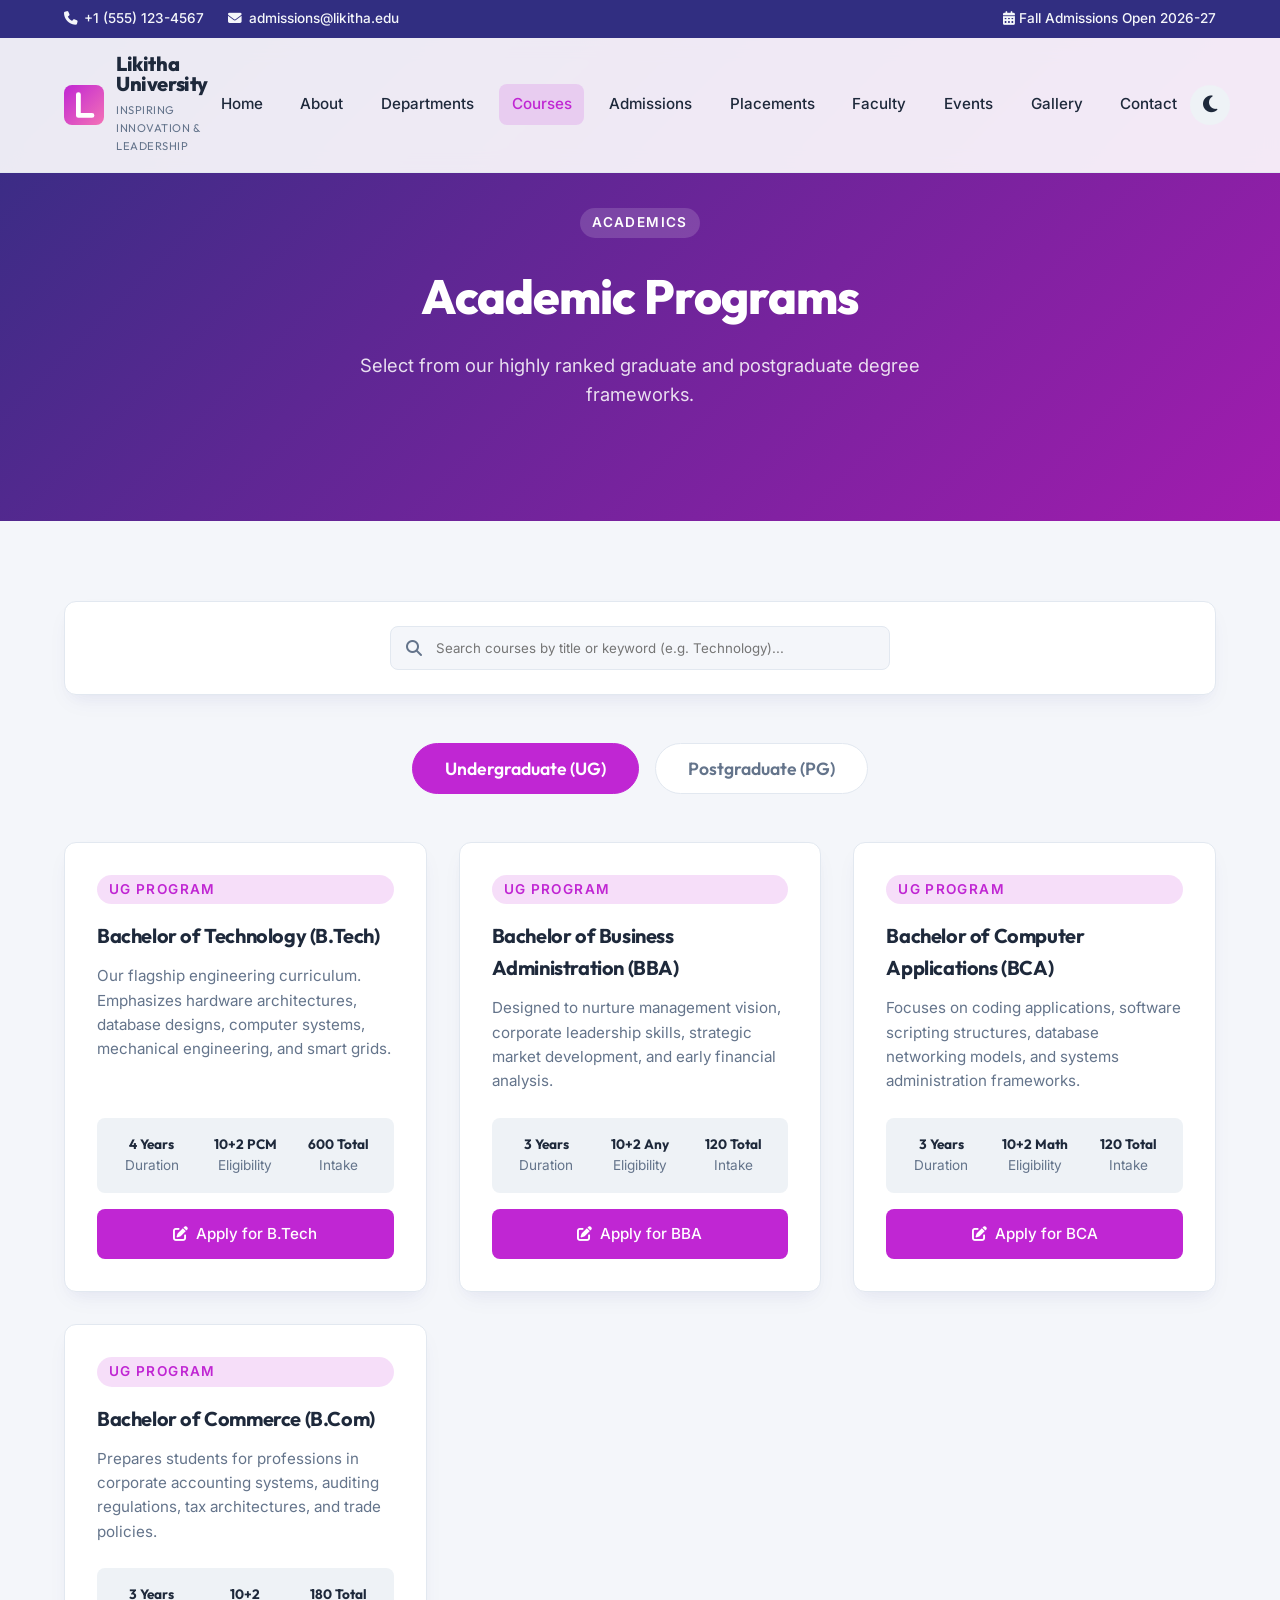
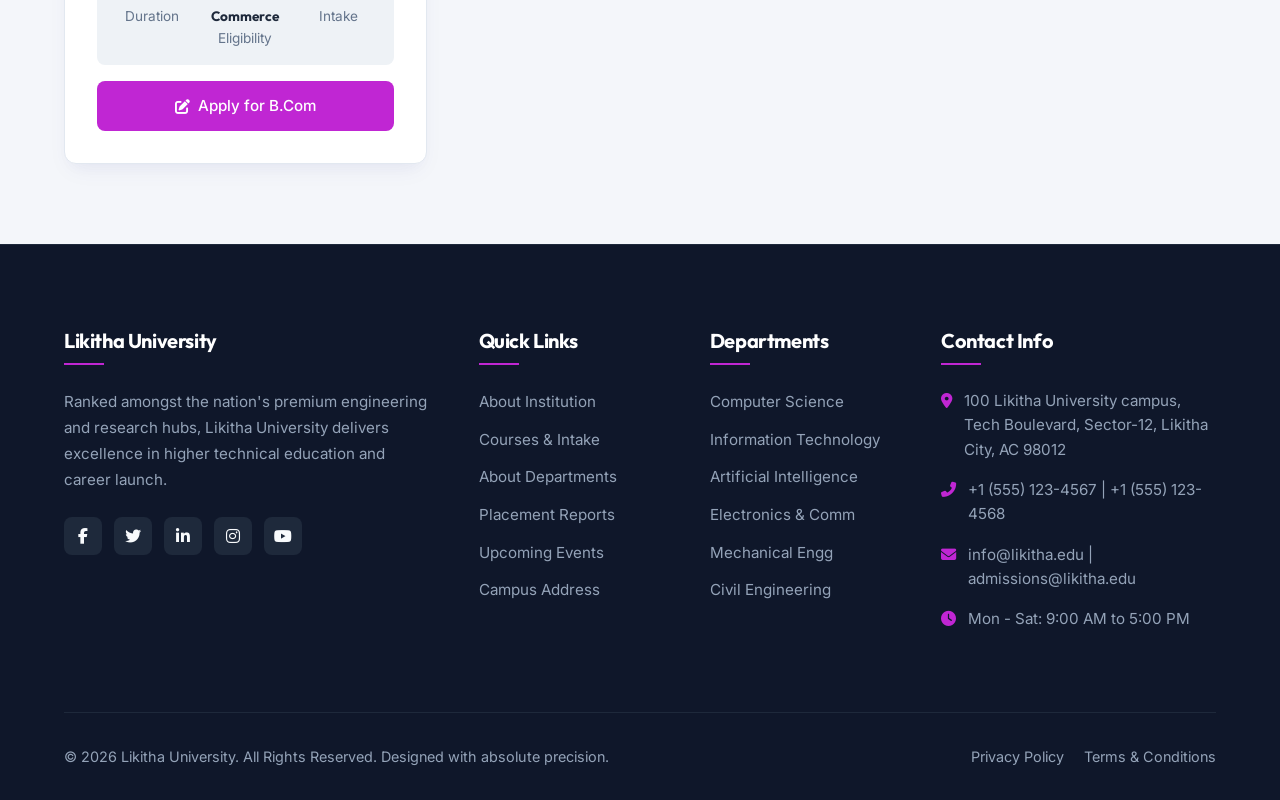
<file: pages/courses.html>
<!DOCTYPE html>
<html lang="en">
<head>
  <meta charset="UTF-8">
  <meta name="viewport" content="width=device-width, initial-scale=1.0">
  <title>Likitha University | Courses Offered</title>
  <meta name="description" content="Explore our undergraduate and postgraduate degree courses, duration details, eligibility requirements, and student intakes.">
  <link rel="stylesheet" href="../style.css?v=2">
  <link rel="stylesheet" href="https://cdnjs.cloudflare.com/ajax/libs/font-awesome/6.4.0/css/all.min.css">
</head>
<body>

  <!-- Loading Screen -->
  <div id="loading-screen">
    <div class="spinner"></div>
    <div class="loading-text">LIKITHA UNIVERSITY</div>
  </div>

  <!-- Header Section -->
  <header>
    <div class="header-top">
      <div class="container">
        <div class="top-info">
          <span><i class="fas fa-phone"></i> +1 (555) 123-4567</span>
          <span><i class="fas fa-envelope"></i> admissions@likitha.edu</span>
        </div>
        <div class="top-actions">
          <span><i class="fas fa-calendar-alt"></i> Fall Admissions Open 2026-27</span>
        </div>
      </div>
    </div>
    
    <div class="nav-bar">
      <div class="container nav-container">
        <a href="../index.html" class="logo-wrapper">
          <svg class="logo-svg" width="40" height="40" viewBox="0 0 500 500" xmlns="http://www.w3.org/2000/svg" style="flex-shrink: 0;">
            <defs>
              <linearGradient id="logoGradSub" x1="0%" y1="0%" x2="100%" y2="100%">
                <stop offset="0%" stop-color="var(--accent-color)" />
                <stop offset="100%" stop-color="#f472b6" />
              </linearGradient>
            </defs>
            <rect width="500" height="500" rx="100" fill="url(#logoGradSub)" />
            <path d="M180 120 V380 H350" fill="none" stroke="#ffffff" stroke-width="60" stroke-linecap="round" stroke-linejoin="round"/>
          </svg>
          <div class="logo-text">
            <h1 class="logo-title">Likitha University</h1>
            <div class="logo-motto">Inspiring Innovation & Leadership</div>
          </div>
        </a>

        <nav>
          <ul class="nav-menu">
            <li class="nav-item"><a href="../index.html" class="nav-link">Home</a></li>
            <li class="nav-item"><a href="about.html" class="nav-link">About</a></li>
            <li class="nav-item"><a href="departments.html" class="nav-link">Departments</a></li>
            <li class="nav-item"><a href="courses.html" class="nav-link active">Courses</a></li>
            <li class="nav-item"><a href="admissions.html" class="nav-link">Admissions</a></li>
            <li class="nav-item"><a href="placements.html" class="nav-link">Placements</a></li>
            <li class="nav-item"><a href="faculty.html" class="nav-link">Faculty</a></li>
            <li class="nav-item"><a href="events.html" class="nav-link">Events</a></li>
            <li class="nav-item"><a href="gallery.html" class="nav-link">Gallery</a></li>
            <li class="nav-item"><a href="contact.html" class="nav-link">Contact</a></li>
          </ul>
        </nav>

        <div class="nav-controls">
          <button id="theme-toggle" class="theme-toggle" aria-label="Toggle Dark/Light Mode">
            <i class="fas fa-moon moon-icon"></i>
            <i class="fas fa-sun sun-icon"></i>
          </button>
          <button class="hamburger" aria-label="Toggle Navigation Menu">
            <span></span>
            <span></span>
            <span></span>
          </button>
        </div>
      </div>
    </div>
  </header>

  <!-- Page Banner -->
  <section class="page-banner">
    <div class="container">
      <span class="section-tag" style="background-color: rgba(255,255,255,0.15); color: #fff;">Academics</span>
      <h2 style="font-size: 3rem; font-weight: 800; margin-top: 0.5rem;">Academic Programs</h2>
      <p style="color: rgba(255,255,255,0.85); font-size: 1.15rem; max-width: 600px; margin: 1rem auto 0 auto;">Select from our highly ranked graduate and postgraduate degree frameworks.</p>
    </div>
  </section>

  <!-- Course Directory Section -->
  <section class="courses-section">
    <div class="container">
      
      <!-- Search Bar -->
      <div class="search-filter-bar" style="justify-content: center;">
        <div class="search-input-wrapper" style="max-width: 500px;">
          <i class="fas fa-search search-icon"></i>
          <input type="text" id="course-search" placeholder="Search courses by title or keyword (e.g. Technology)...">
        </div>
      </div>

      <!-- Tab Buttons -->
      <div class="tabs-header">
        <button class="tab-btn active" data-tab="undergraduate-panel">Undergraduate (UG)</button>
        <button class="tab-btn" data-tab="postgraduate-panel">Postgraduate (PG)</button>
      </div>

      <!-- Tab Panels -->
      <div class="tabs-content">
        
        <!-- UG Panel -->
        <div id="undergraduate-panel" class="tab-panel active">
          <div class="course-grid">
            
            <!-- B.Tech -->
            <div class="card course-card animate-on-scroll animate-slide-up">
              <div class="card-content" style="padding: 2rem;">
                <span class="section-tag" style="margin-bottom: 1rem;">UG Program</span>
                <h3 class="card-title">Bachelor of Technology (B.Tech)</h3>
                <p class="card-desc">Our flagship engineering curriculum. Emphasizes hardware architectures, database designs, computer systems, mechanical engineering, and smart grids.</p>
                <div class="course-specs">
                  <div>
                    <span class="spec-val">4 Years</span>
                    <span class="spec-label">Duration</span>
                  </div>
                  <div>
                    <span class="spec-val">10+2 PCM</span>
                    <span class="spec-label">Eligibility</span>
                  </div>
                  <div>
                    <span class="spec-val">600 Total</span>
                    <span class="spec-label">Intake</span>
                  </div>
                </div>
                <a href="admissions.html" class="btn btn-primary btn-sm" style="width: 100%;"><i class="fas fa-edit"></i> Apply for B.Tech</a>
              </div>
            </div>

            <!-- BBA -->
            <div class="card course-card animate-on-scroll animate-slide-up" style="transition-delay: 0.1s;">
              <div class="card-content" style="padding: 2rem;">
                <span class="section-tag" style="margin-bottom: 1rem;">UG Program</span>
                <h3 class="card-title">Bachelor of Business Administration (BBA)</h3>
                <p class="card-desc">Designed to nurture management vision, corporate leadership skills, strategic market development, and early financial analysis.</p>
                <div class="course-specs">
                  <div>
                    <span class="spec-val">3 Years</span>
                    <span class="spec-label">Duration</span>
                  </div>
                  <div>
                    <span class="spec-val">10+2 Any</span>
                    <span class="spec-label">Eligibility</span>
                  </div>
                  <div>
                    <span class="spec-val">120 Total</span>
                    <span class="spec-label">Intake</span>
                  </div>
                </div>
                <a href="admissions.html" class="btn btn-primary btn-sm" style="width: 100%;"><i class="fas fa-edit"></i> Apply for BBA</a>
              </div>
            </div>

            <!-- BCA -->
            <div class="card course-card animate-on-scroll animate-slide-up" style="transition-delay: 0.2s;">
              <div class="card-content" style="padding: 2rem;">
                <span class="section-tag" style="margin-bottom: 1rem;">UG Program</span>
                <h3 class="card-title">Bachelor of Computer Applications (BCA)</h3>
                <p class="card-desc">Focuses on coding applications, software scripting structures, database networking models, and systems administration frameworks.</p>
                <div class="course-specs">
                  <div>
                    <span class="spec-val">3 Years</span>
                    <span class="spec-label">Duration</span>
                  </div>
                  <div>
                    <span class="spec-val">10+2 Math</span>
                    <span class="spec-label">Eligibility</span>
                  </div>
                  <div>
                    <span class="spec-val">120 Total</span>
                    <span class="spec-label">Intake</span>
                  </div>
                </div>
                <a href="admissions.html" class="btn btn-primary btn-sm" style="width: 100%;"><i class="fas fa-edit"></i> Apply for BCA</a>
              </div>
            </div>

            <!-- B.Com -->
            <div class="card course-card animate-on-scroll animate-slide-up">
              <div class="card-content" style="padding: 2rem;">
                <span class="section-tag" style="margin-bottom: 1rem;">UG Program</span>
                <h3 class="card-title">Bachelor of Commerce (B.Com)</h3>
                <p class="card-desc">Prepares students for professions in corporate accounting systems, auditing regulations, tax architectures, and trade policies.</p>
                <div class="course-specs">
                  <div>
                    <span class="spec-val">3 Years</span>
                    <span class="spec-label">Duration</span>
                  </div>
                  <div>
                    <span class="spec-val">10+2 Commerce</span>
                    <span class="spec-label">Eligibility</span>
                  </div>
                  <div>
                    <span class="spec-val">180 Total</span>
                    <span class="spec-label">Intake</span>
                  </div>
                </div>
                <a href="admissions.html" class="btn btn-primary btn-sm" style="width: 100%;"><i class="fas fa-edit"></i> Apply for B.Com</a>
              </div>
            </div>

          </div>
        </div>

        <!-- PG Panel -->
        <div id="postgraduate-panel" class="tab-panel">
          <div class="course-grid">
            
            <!-- M.Tech -->
            <div class="card course-card">
              <div class="card-content" style="padding: 2rem;">
                <span class="section-tag" style="margin-bottom: 1rem;">PG Program</span>
                <h3 class="card-title">Master of Technology (M.Tech)</h3>
                <p class="card-desc">Advanced postgraduate specialization. Dedicated research tracks in VLSI Design, Cloud Platforms, Thermal Structures, and Data Analytics.</p>
                <div class="course-specs">
                  <div>
                    <span class="spec-val">2 Years</span>
                    <span class="spec-label">Duration</span>
                  </div>
                  <div>
                    <span class="spec-val">B.Tech / GATE</span>
                    <span class="spec-label">Eligibility</span>
                  </div>
                  <div>
                    <span class="spec-val">90 Total</span>
                    <span class="spec-label">Intake</span>
                  </div>
                </div>
                <a href="admissions.html" class="btn btn-primary btn-sm" style="width: 100%;"><i class="fas fa-edit"></i> Apply for M.Tech</a>
              </div>
            </div>

            <!-- MBA -->
            <div class="card course-card">
              <div class="card-content" style="padding: 2rem;">
                <span class="section-tag" style="margin-bottom: 1rem;">PG Program</span>
                <h3 class="card-title">Master of Business Administration (MBA)</h3>
                <p class="card-desc">Our highly ranked management course. Majors in Branding Management, Financial Analytics, Supply Chain Logistics, and Incubation.</p>
                <div class="course-specs">
                  <div>
                    <span class="spec-val">2 Years</span>
                    <span class="spec-label">Duration</span>
                  </div>
                  <div>
                    <span class="spec-val">Graduate / CAT</span>
                    <span class="spec-label">Eligibility</span>
                  </div>
                  <div>
                    <span class="spec-val">120 Total</span>
                    <span class="spec-label">Intake</span>
                  </div>
                </div>
                <a href="admissions.html" class="btn btn-primary btn-sm" style="width: 100%;"><i class="fas fa-edit"></i> Apply for MBA</a>
              </div>
            </div>

            <!-- MCA -->
            <div class="card course-card">
              <div class="card-content" style="padding: 2rem;">
                <span class="section-tag" style="margin-bottom: 1rem;">PG Program</span>
                <h3 class="card-title">Master of Computer Applications (MCA)</h3>
                <p class="card-desc">Advanced system applications architecture. Includes machine learning algorithms, deep cloud servers systems, and enterprise design.</p>
                <div class="course-specs">
                  <div>
                    <span class="spec-val">2 Years</span>
                    <span class="spec-label">Duration</span>
                  </div>
                  <div>
                    <span class="spec-val">BCA / B.Sc Math</span>
                    <span class="spec-label">Eligibility</span>
                  </div>
                  <div>
                    <span class="spec-val">60 Total</span>
                    <span class="spec-label">Intake</span>
                  </div>
                </div>
                <a href="admissions.html" class="btn btn-primary btn-sm" style="width: 100%;"><i class="fas fa-edit"></i> Apply for MCA</a>
              </div>
            </div>

          </div>
        </div>

      </div>
    </div>
  </section>

  <!-- Footer Section -->
  <footer>
    <div class="container">
      <div class="footer-grid">
        <div class="footer-col footer-about">
          <h3>Likitha University</h3>
          <p>
            Ranked amongst the nation's premium engineering and research hubs, Likitha University delivers excellence in higher technical education and career launch.
          </p>
          <div class="footer-socials">
            <a href="#" class="social-link" aria-label="Facebook"><i class="fab fa-facebook-f"></i></a>
            <a href="#" class="social-link" aria-label="Twitter"><i class="fab fa-twitter"></i></a>
            <a href="#" class="social-link" aria-label="LinkedIn"><i class="fab fa-linkedin-in"></i></a>
            <a href="#" class="social-link" aria-label="Instagram"><i class="fab fa-instagram"></i></a>
            <a href="#" class="social-link" aria-label="YouTube"><i class="fab fa-youtube"></i></a>
          </div>
        </div>

        <div class="footer-col">
          <h3>Quick Links</h3>
          <ul class="footer-links">
            <li><a href="about.html">About Institution</a></li>
            <li><a href="courses.html">Courses & Intake</a></li>
            <li><a href="departments.html">About Departments</a></li>
            <li><a href="placements.html">Placement Reports</a></li>
            <li><a href="events.html">Upcoming Events</a></li>
            <li><a href="contact.html">Campus Address</a></li>
          </ul>
        </div>

        <div class="footer-col">
          <h3>Departments</h3>
          <ul class="footer-links">
            <li><a href="departments.html">Computer Science</a></li>
            <li><a href="departments.html">Information Technology</a></li>
            <li><a href="departments.html">Artificial Intelligence</a></li>
            <li><a href="departments.html">Electronics & Comm</a></li>
            <li><a href="departments.html">Mechanical Engg</a></li>
            <li><a href="departments.html">Civil Engineering</a></li>
          </ul>
        </div>

        <div class="footer-col">
          <h3>Contact Info</h3>
          <ul class="footer-contact-list">
            <li>
              <i class="fas fa-map-marker-alt"></i>
              <span>100 Likitha University campus, Tech Boulevard, Sector-12, Likitha City, AC 98012</span>
            </li>
            <li>
              <i class="fas fa-phone-alt"></i>
              <span>+1 (555) 123-4567 | +1 (555) 123-4568</span>
            </li>
            <li>
              <i class="fas fa-envelope"></i>
              <span>info@likitha.edu | admissions@likitha.edu</span>
            </li>
            <li>
              <i class="fas fa-clock"></i>
              <span>Mon - Sat: 9:00 AM to 5:00 PM</span>
            </li>
          </ul>
        </div>
      </div>

      <div class="footer-bottom">
        <p>&copy; 2026 Likitha University. All Rights Reserved. Designed with absolute precision.</p>
        <p>
          <a href="#" style="margin-right: 1rem;">Privacy Policy</a>
          <a href="#">Terms & Conditions</a>
        </p>
      </div>
    </div>
  </footer>

  <!-- Back to Top button -->
  <a href="#" id="back-to-top" class="back-to-top" aria-label="Back to Top"><i class="fas fa-arrow-up"></i></a>

  <script src="../script.js"></script>
</body>
</html>
</file>
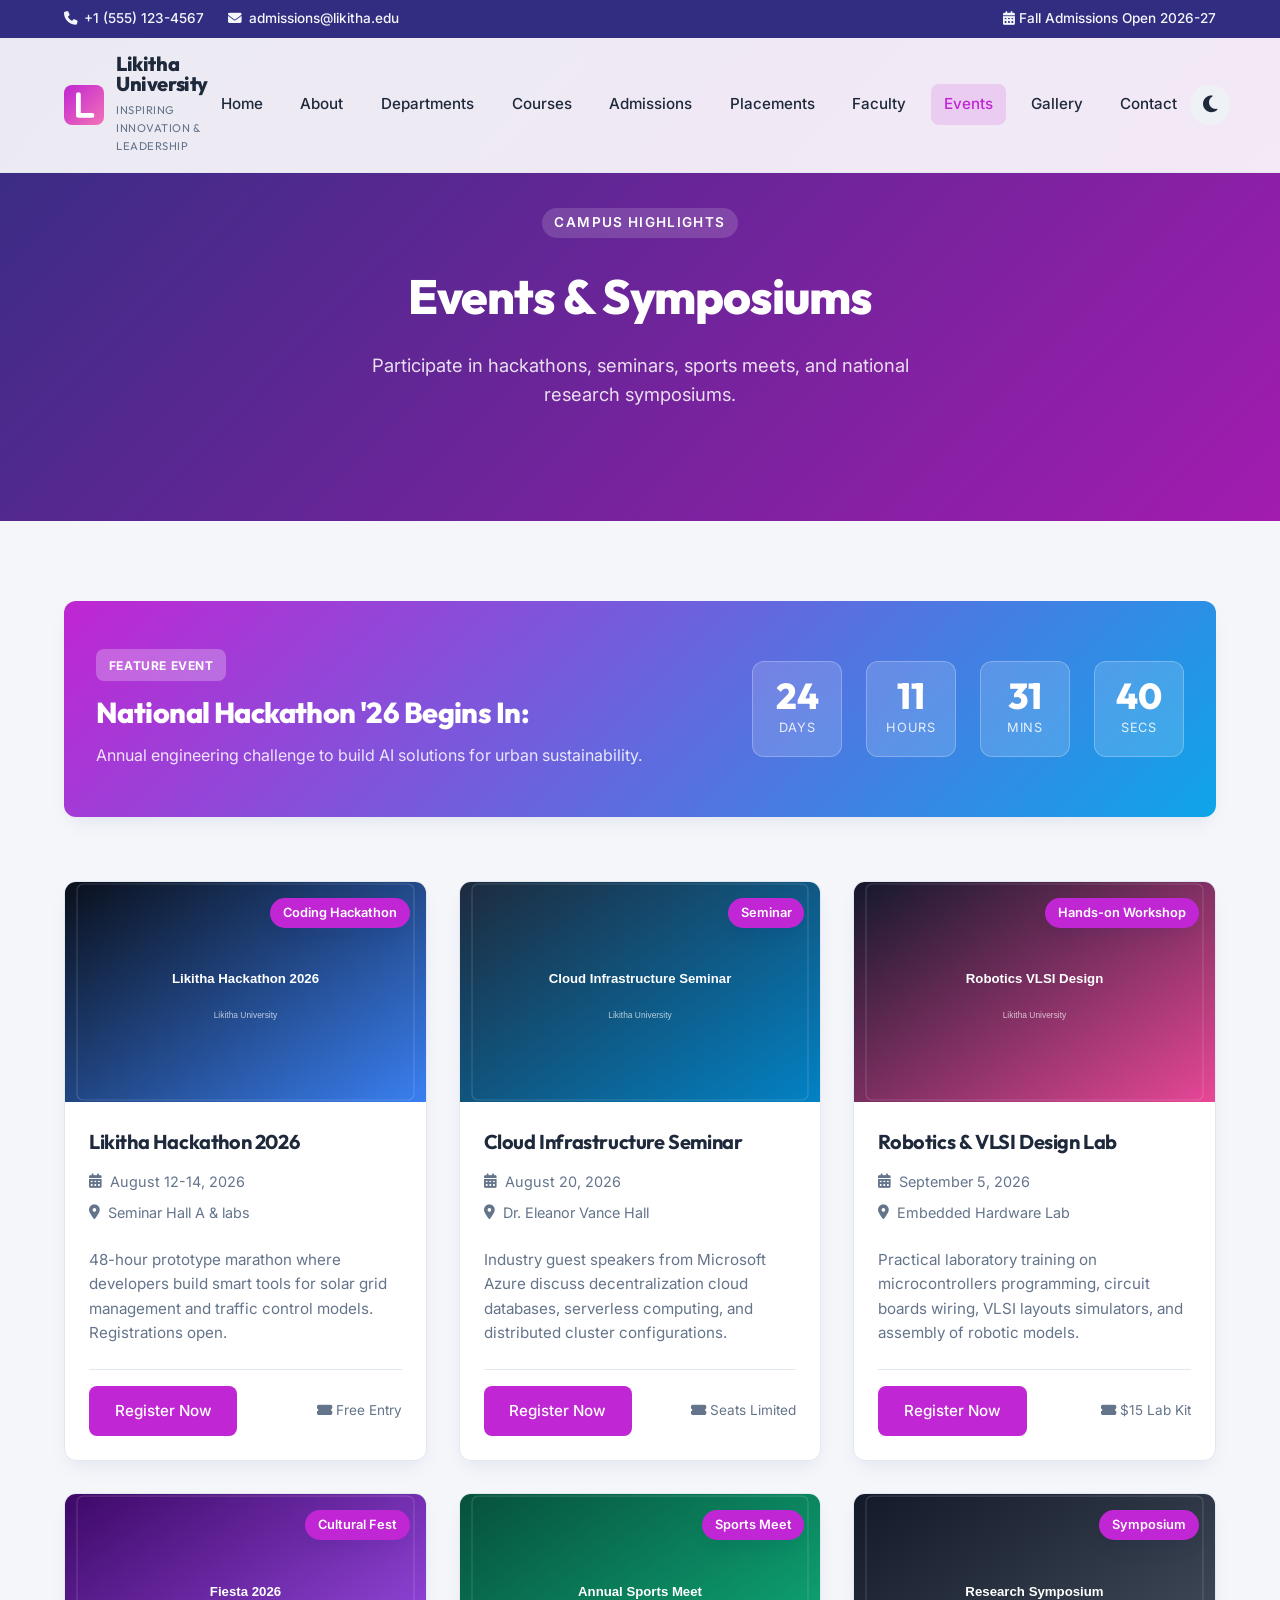
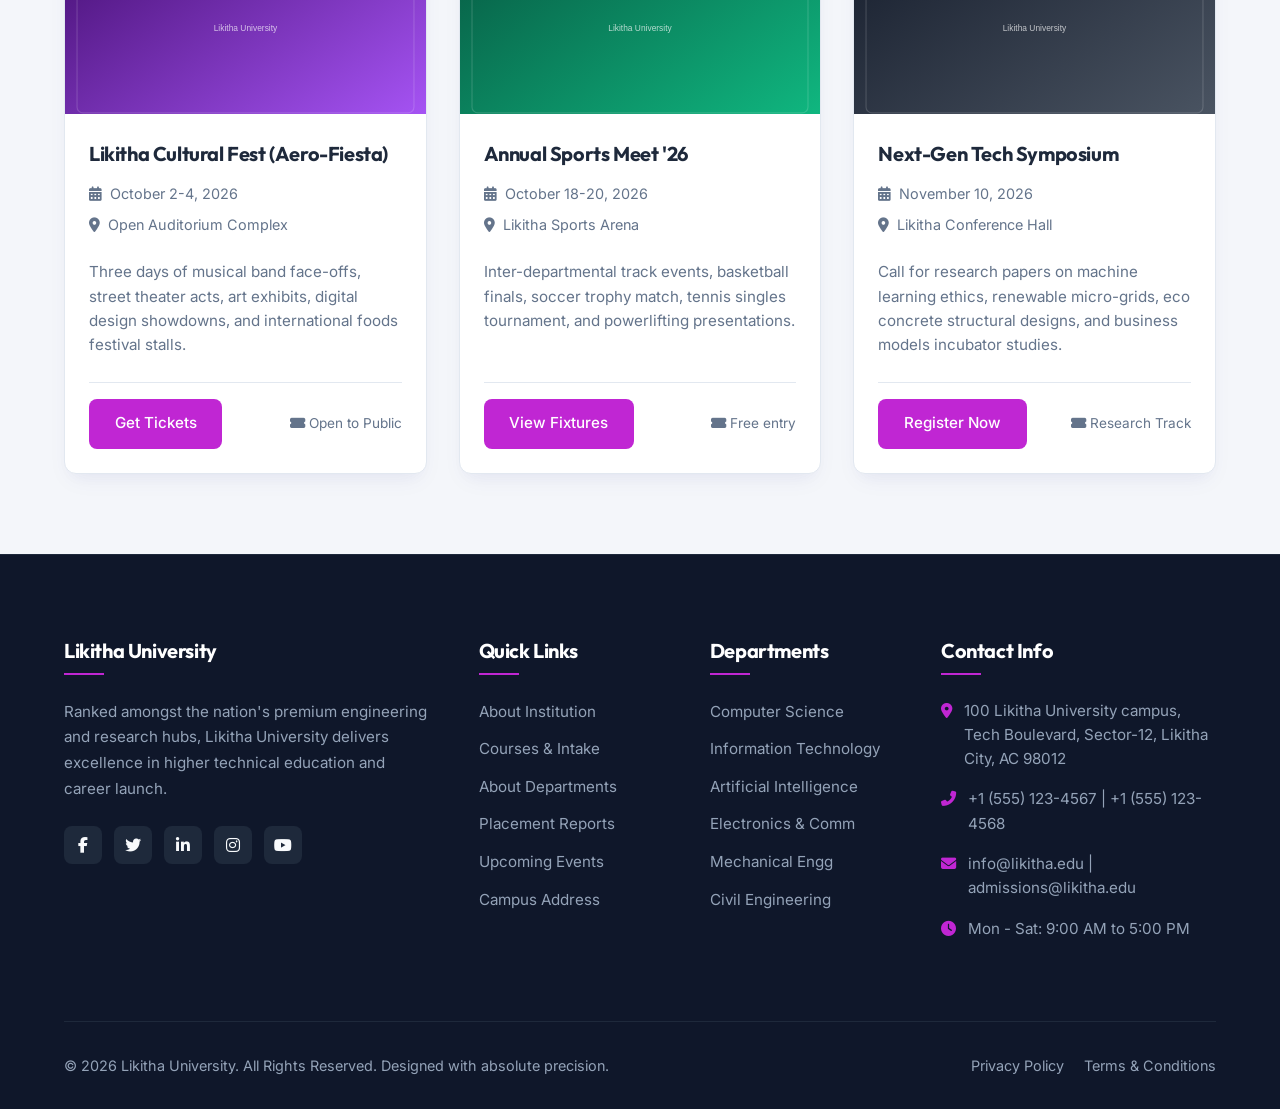
<file: pages/events.html>
<!DOCTYPE html>
<html lang="en">
<head>
  <meta charset="UTF-8">
  <meta name="viewport" content="width=device-width, initial-scale=1.0">
  <title>Likitha University | Events</title>
  <meta name="description" content="Discover workshops, seminars, hackathons, sports meets, and cultural festivals happening at Likitha University.">
  <link rel="stylesheet" href="../style.css?v=2">
  <link rel="stylesheet" href="https://cdnjs.cloudflare.com/ajax/libs/font-awesome/6.4.0/css/all.min.css">
</head>
<body>

  <!-- Loading Screen -->
  <div id="loading-screen">
    <div class="spinner"></div>
    <div class="loading-text">LIKITHA UNIVERSITY</div>
  </div>

  <!-- Header Section -->
  <header>
    <div class="header-top">
      <div class="container">
        <div class="top-info">
          <span><i class="fas fa-phone"></i> +1 (555) 123-4567</span>
          <span><i class="fas fa-envelope"></i> admissions@likitha.edu</span>
        </div>
        <div class="top-actions">
          <span><i class="fas fa-calendar-alt"></i> Fall Admissions Open 2026-27</span>
        </div>
      </div>
    </div>
    
    <div class="nav-bar">
      <div class="container nav-container">
        <a href="../index.html" class="logo-wrapper">
          <svg class="logo-svg" width="40" height="40" viewBox="0 0 500 500" xmlns="http://www.w3.org/2000/svg" style="flex-shrink: 0;">
            <defs>
              <linearGradient id="logoGradSub" x1="0%" y1="0%" x2="100%" y2="100%">
                <stop offset="0%" stop-color="var(--accent-color)" />
                <stop offset="100%" stop-color="#f472b6" />
              </linearGradient>
            </defs>
            <rect width="500" height="500" rx="100" fill="url(#logoGradSub)" />
            <path d="M180 120 V380 H350" fill="none" stroke="#ffffff" stroke-width="60" stroke-linecap="round" stroke-linejoin="round"/>
          </svg>
          <div class="logo-text">
            <h1 class="logo-title">Likitha University</h1>
            <div class="logo-motto">Inspiring Innovation & Leadership</div>
          </div>
        </a>

        <nav>
          <ul class="nav-menu">
            <li class="nav-item"><a href="../index.html" class="nav-link">Home</a></li>
            <li class="nav-item"><a href="about.html" class="nav-link">About</a></li>
            <li class="nav-item"><a href="departments.html" class="nav-link">Departments</a></li>
            <li class="nav-item"><a href="courses.html" class="nav-link">Courses</a></li>
            <li class="nav-item"><a href="admissions.html" class="nav-link">Admissions</a></li>
            <li class="nav-item"><a href="placements.html" class="nav-link">Placements</a></li>
            <li class="nav-item"><a href="faculty.html" class="nav-link">Faculty</a></li>
            <li class="nav-item"><a href="events.html" class="nav-link active">Events</a></li>
            <li class="nav-item"><a href="gallery.html" class="nav-link">Gallery</a></li>
            <li class="nav-item"><a href="contact.html" class="nav-link">Contact</a></li>
          </ul>
        </nav>

        <div class="nav-controls">
          <button id="theme-toggle" class="theme-toggle" aria-label="Toggle Dark/Light Mode">
            <i class="fas fa-moon moon-icon"></i>
            <i class="fas fa-sun sun-icon"></i>
          </button>
          <button class="hamburger" aria-label="Toggle Navigation Menu">
            <span></span>
            <span></span>
            <span></span>
          </button>
        </div>
      </div>
    </div>
  </header>

  <!-- Page Banner -->
  <section class="page-banner">
    <div class="container">
      <span class="section-tag" style="background-color: rgba(255,255,255,0.15); color: #fff;">Campus Highlights</span>
      <h2 style="font-size: 3rem; font-weight: 800; margin-top: 0.5rem;">Events & Symposiums</h2>
      <p style="color: rgba(255,255,255,0.85); font-size: 1.15rem; max-width: 600px; margin: 1rem auto 0 auto;">Participate in hackathons, seminars, sports meets, and national research symposiums.</p>
    </div>
  </section>

  <!-- Events Section -->
  <section class="events-main-section">
    <div class="container">
      
      <!-- Countdown Banner -->
      <div class="countdown-banner animate-on-scroll animate-zoom-in" id="countdown-timer">
        <div class="countdown-wrapper">
          <div class="countdown-title">
            <span class="alert-badge" style="background-color: rgba(255, 255, 255, 0.25); color: #ffffff; margin-bottom: 0.5rem; display: inline-block;">Feature Event</span>
            <h3>National Hackathon '26 Begins In:</h3>
            <p>Annual engineering challenge to build AI solutions for urban sustainability.</p>
          </div>
          <div class="timer-box">
            <div class="timer-item">
              <span class="timer-num" id="days">00</span>
              <span class="timer-label">Days</span>
            </div>
            <div class="timer-item">
              <span class="timer-num" id="hours">00</span>
              <span class="timer-label">Hours</span>
            </div>
            <div class="timer-item">
              <span class="timer-num" id="minutes">00</span>
              <span class="timer-label">Mins</span>
            </div>
            <div class="timer-item">
              <span class="timer-num" id="seconds">00</span>
              <span class="timer-label">Secs</span>
            </div>
          </div>
        </div>
      </div>

      <!-- Events Grid -->
      <div class="grid-3">
        
        <!-- Event 1 -->
        <div class="card animate-on-scroll animate-slide-up">
          <div class="card-img-wrapper">
            <img class="card-img" src="../assets/images/events/event1.svg" alt="Likitha Hackathon">
            <span class="card-badge" style="background-color: var(--accent-color); color: #fff;">Coding Hackathon</span>
          </div>
          <div class="card-content">
            <h3 class="card-title">Likitha Hackathon 2026</h3>
            <div class="event-details">
              <span><i class="fas fa-calendar-alt"></i> August 12-14, 2026</span>
              <span><i class="fas fa-map-marker-alt"></i> Seminar Hall A & labs</span>
            </div>
            <p class="card-desc">48-hour prototype marathon where developers build smart tools for solar grid management and traffic control models. Registrations open.</p>
            <div class="card-footer">
              <a href="#" class="btn btn-primary btn-sm" onclick="showToast('✔ Registered for Likitha Hackathon!', 'success'); return false;">Register Now</a>
              <span style="font-size: 0.85rem; color: var(--text-muted);"><i class="fas fa-ticket-alt"></i> Free Entry</span>
            </div>
          </div>
        </div>

        <!-- Event 2 -->
        <div class="card animate-on-scroll animate-slide-up" style="transition-delay: 0.05s;">
          <div class="card-img-wrapper">
            <img class="card-img" src="../assets/images/events/event2.svg" alt="Likitha Technical Seminar">
            <span class="card-badge" style="background-color: var(--accent-color); color: #fff;">Seminar</span>
          </div>
          <div class="card-content">
            <h3 class="card-title">Cloud Infrastructure Seminar</h3>
            <div class="event-details">
              <span><i class="fas fa-calendar-alt"></i> August 20, 2026</span>
              <span><i class="fas fa-map-marker-alt"></i> Dr. Eleanor Vance Hall</span>
            </div>
            <p class="card-desc">Industry guest speakers from Microsoft Azure discuss decentralization cloud databases, serverless computing, and distributed cluster configurations.</p>
            <div class="card-footer">
              <a href="#" class="btn btn-primary btn-sm" onclick="showToast('✔ Registered for Cloud Seminar!', 'success'); return false;">Register Now</a>
              <span style="font-size: 0.85rem; color: var(--text-muted);"><i class="fas fa-ticket-alt"></i> Seats Limited</span>
            </div>
          </div>
        </div>

        <!-- Event 3 -->
        <div class="card animate-on-scroll animate-slide-up" style="transition-delay: 0.1s;">
          <div class="card-img-wrapper">
            <img class="card-img" src="../assets/images/events/event3.svg" alt="Likitha Workshop">
            <span class="card-badge" style="background-color: var(--accent-color); color: #fff;">Hands-on Workshop</span>
          </div>
          <div class="card-content">
            <h3 class="card-title">Robotics & VLSI Design Lab</h3>
            <div class="event-details">
              <span><i class="fas fa-calendar-alt"></i> September 5, 2026</span>
              <span><i class="fas fa-map-marker-alt"></i> Embedded Hardware Lab</span>
            </div>
            <p class="card-desc">Practical laboratory training on microcontrollers programming, circuit boards wiring, VLSI layouts simulators, and assembly of robotic models.</p>
            <div class="card-footer">
              <a href="#" class="btn btn-primary btn-sm" onclick="showToast('✔ Registered for Robotics Workshop!', 'success'); return false;">Register Now</a>
              <span style="font-size: 0.85rem; color: var(--text-muted);"><i class="fas fa-ticket-alt"></i> $15 Lab Kit</span>
            </div>
          </div>
        </div>

        <!-- Event 4 -->
        <div class="card animate-on-scroll animate-slide-up">
          <div class="card-img-wrapper">
            <img class="card-img" src="../assets/images/events/event4.svg" alt="Likitha Cultural Fest">
            <span class="card-badge" style="background-color: var(--accent-color); color: #fff;">Cultural Fest</span>
          </div>
          <div class="card-content">
            <h3 class="card-title">Likitha Cultural Fest (Aero-Fiesta)</h3>
            <div class="event-details">
              <span><i class="fas fa-calendar-alt"></i> October 2-4, 2026</span>
              <span><i class="fas fa-map-marker-alt"></i> Open Auditorium Complex</span>
            </div>
            <p class="card-desc">Three days of musical band face-offs, street theater acts, art exhibits, digital design showdowns, and international foods festival stalls.</p>
            <div class="card-footer">
              <a href="#" class="btn btn-primary btn-sm" onclick="showToast('✔ Ticket booked for Aero-Fiesta!', 'success'); return false;">Get Tickets</a>
              <span style="font-size: 0.85rem; color: var(--text-muted);"><i class="fas fa-ticket-alt"></i> Open to Public</span>
            </div>
          </div>
        </div>

        <!-- Event 5 -->
        <div class="card animate-on-scroll animate-slide-up" style="transition-delay: 0.05s;">
          <div class="card-img-wrapper">
            <img class="card-img" src="../assets/images/events/event5.svg" alt="Likitha Sports Meet">
            <span class="card-badge" style="background-color: var(--accent-color); color: #fff;">Sports Meet</span>
          </div>
          <div class="card-content">
            <h3 class="card-title">Annual Sports Meet '26</h3>
            <div class="event-details">
              <span><i class="fas fa-calendar-alt"></i> October 18-20, 2026</span>
              <span><i class="fas fa-map-marker-alt"></i> Likitha Sports Arena</span>
            </div>
            <p class="card-desc">Inter-departmental track events, basketball finals, soccer trophy match, tennis singles tournament, and powerlifting presentations.</p>
            <div class="card-footer">
              <a href="#" class="btn btn-primary btn-sm" onclick="showToast('✔ Registered for Sports Meet details!', 'success'); return false;">View Fixtures</a>
              <span style="font-size: 0.85rem; color: var(--text-muted);"><i class="fas fa-ticket-alt"></i> Free entry</span>
            </div>
          </div>
        </div>

        <!-- Event 6 -->
        <div class="card animate-on-scroll animate-slide-up" style="transition-delay: 0.1s;">
          <div class="card-img-wrapper">
            <img class="card-img" src="../assets/images/events/event6.svg" alt="Likitha Technical Symposium">
            <span class="card-badge" style="background-color: var(--accent-color); color: #fff;">Symposium</span>
          </div>
          <div class="card-content">
            <h3 class="card-title">Next-Gen Tech Symposium</h3>
            <div class="event-details">
              <span><i class="fas fa-calendar-alt"></i> November 10, 2026</span>
              <span><i class="fas fa-map-marker-alt"></i> Likitha Conference Hall</span>
            </div>
            <p class="card-desc">Call for research papers on machine learning ethics, renewable micro-grids, eco concrete structural designs, and business models incubator studies.</p>
            <div class="card-footer">
              <a href="#" class="btn btn-primary btn-sm" onclick="showToast('✔ Registered for Research Call!', 'success'); return false;">Register Now</a>
              <span style="font-size: 0.85rem; color: var(--text-muted);"><i class="fas fa-ticket-alt"></i> Research Track</span>
            </div>
          </div>
        </div>

      </div>
    </div>
  </section>

  <!-- Footer Section -->
  <footer>
    <div class="container">
      <div class="footer-grid">
        <div class="footer-col footer-about">
          <h3>Likitha University</h3>
          <p>
            Ranked amongst the nation's premium engineering and research hubs, Likitha University delivers excellence in higher technical education and career launch.
          </p>
          <div class="footer-socials">
            <a href="#" class="social-link" aria-label="Facebook"><i class="fab fa-facebook-f"></i></a>
            <a href="#" class="social-link" aria-label="Twitter"><i class="fab fa-twitter"></i></a>
            <a href="#" class="social-link" aria-label="LinkedIn"><i class="fab fa-linkedin-in"></i></a>
            <a href="#" class="social-link" aria-label="Instagram"><i class="fab fa-instagram"></i></a>
            <a href="#" class="social-link" aria-label="YouTube"><i class="fab fa-youtube"></i></a>
          </div>
        </div>

        <div class="footer-col">
          <h3>Quick Links</h3>
          <ul class="footer-links">
            <li><a href="about.html">About Institution</a></li>
            <li><a href="courses.html">Courses & Intake</a></li>
            <li><a href="departments.html">About Departments</a></li>
            <li><a href="placements.html">Placement Reports</a></li>
            <li><a href="events.html">Upcoming Events</a></li>
            <li><a href="contact.html">Campus Address</a></li>
          </ul>
        </div>

        <div class="footer-col">
          <h3>Departments</h3>
          <ul class="footer-links">
            <li><a href="departments.html">Computer Science</a></li>
            <li><a href="departments.html">Information Technology</a></li>
            <li><a href="departments.html">Artificial Intelligence</a></li>
            <li><a href="departments.html">Electronics & Comm</a></li>
            <li><a href="departments.html">Mechanical Engg</a></li>
            <li><a href="departments.html">Civil Engineering</a></li>
          </ul>
        </div>

        <div class="footer-col">
          <h3>Contact Info</h3>
          <ul class="footer-contact-list">
            <li>
              <i class="fas fa-map-marker-alt"></i>
              <span>100 Likitha University campus, Tech Boulevard, Sector-12, Likitha City, AC 98012</span>
            </li>
            <li>
              <i class="fas fa-phone-alt"></i>
              <span>+1 (555) 123-4567 | +1 (555) 123-4568</span>
            </li>
            <li>
              <i class="fas fa-envelope"></i>
              <span>info@likitha.edu | admissions@likitha.edu</span>
            </li>
            <li>
              <i class="fas fa-clock"></i>
              <span>Mon - Sat: 9:00 AM to 5:00 PM</span>
            </li>
          </ul>
        </div>
      </div>

      <div class="footer-bottom">
        <p>&copy; 2026 Likitha University. All Rights Reserved. Designed with absolute precision.</p>
        <p>
          <a href="#" style="margin-right: 1rem;">Privacy Policy</a>
          <a href="#">Terms & Conditions</a>
        </p>
      </div>
    </div>
  </footer>

  <!-- Back to Top button -->
  <a href="#" id="back-to-top" class="back-to-top" aria-label="Back to Top"><i class="fas fa-arrow-up"></i></a>

  <script src="../script.js"></script>
</body>
</html>
</file>
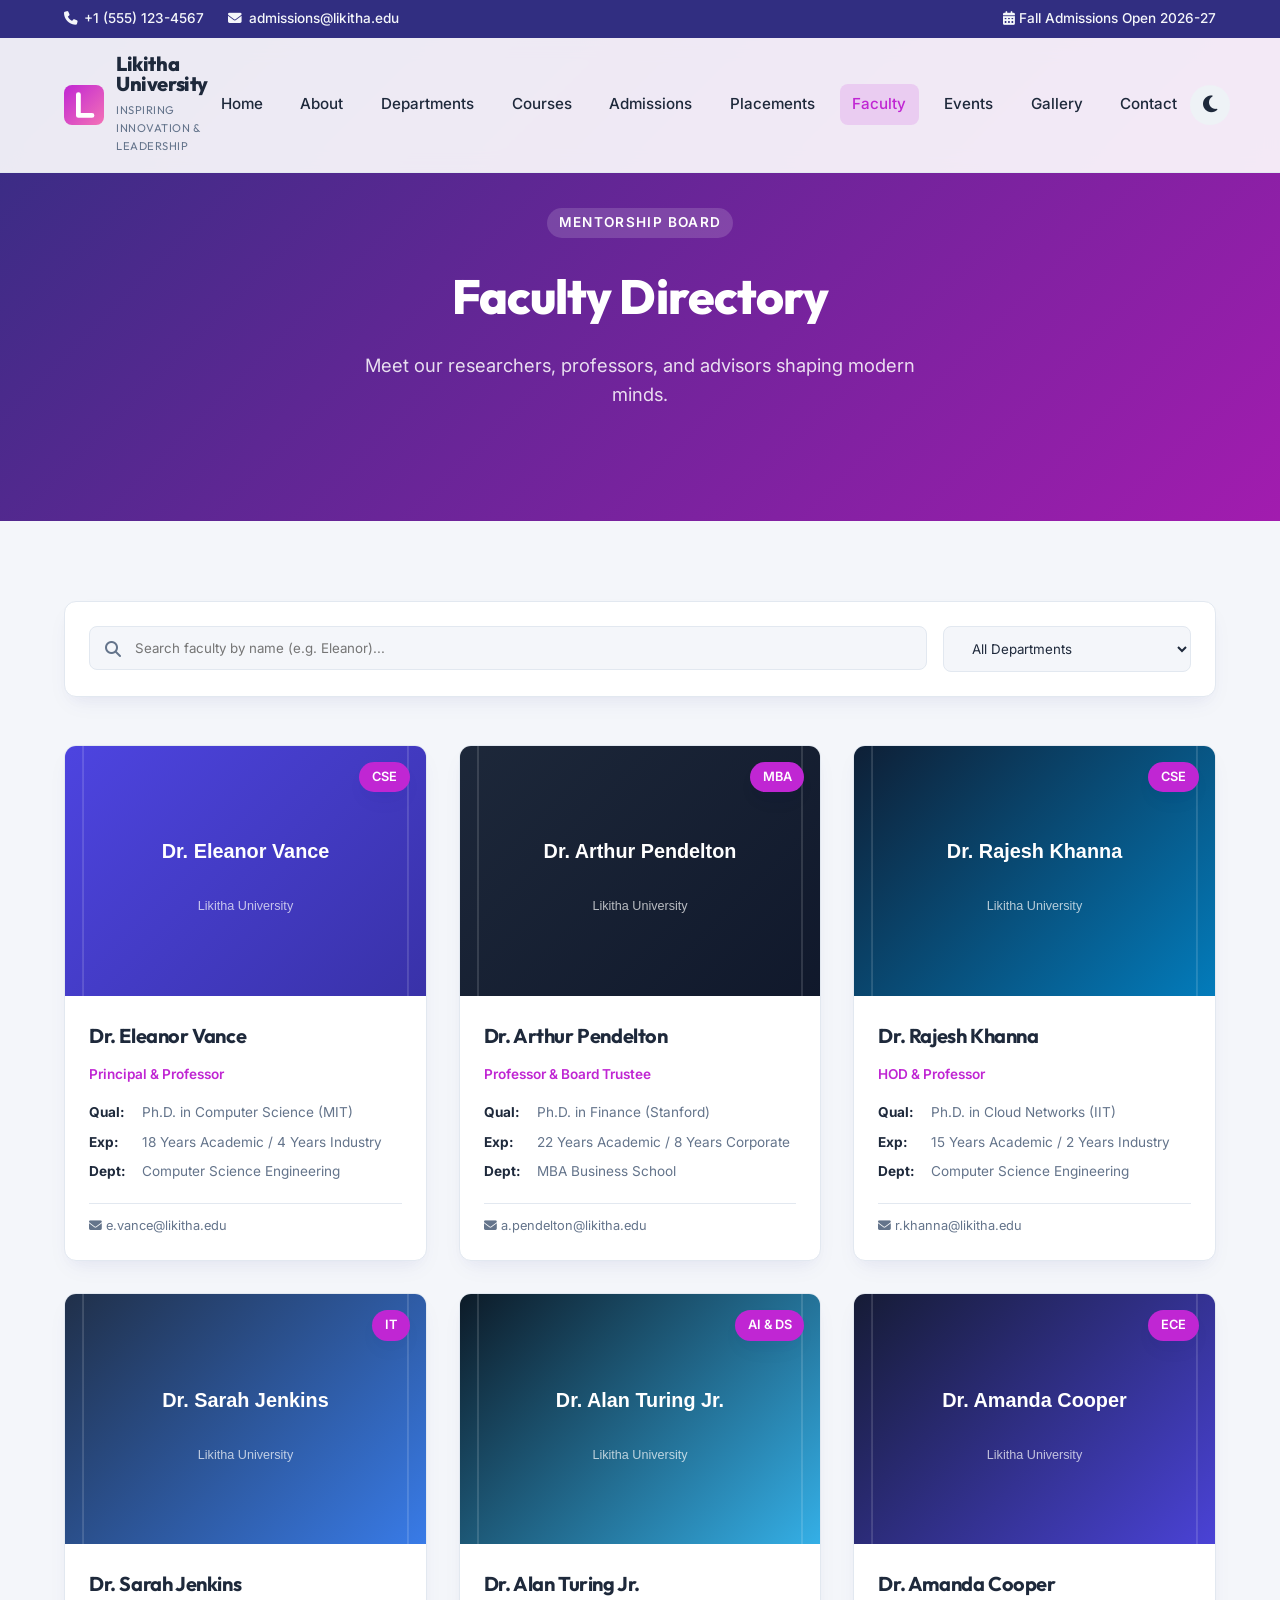
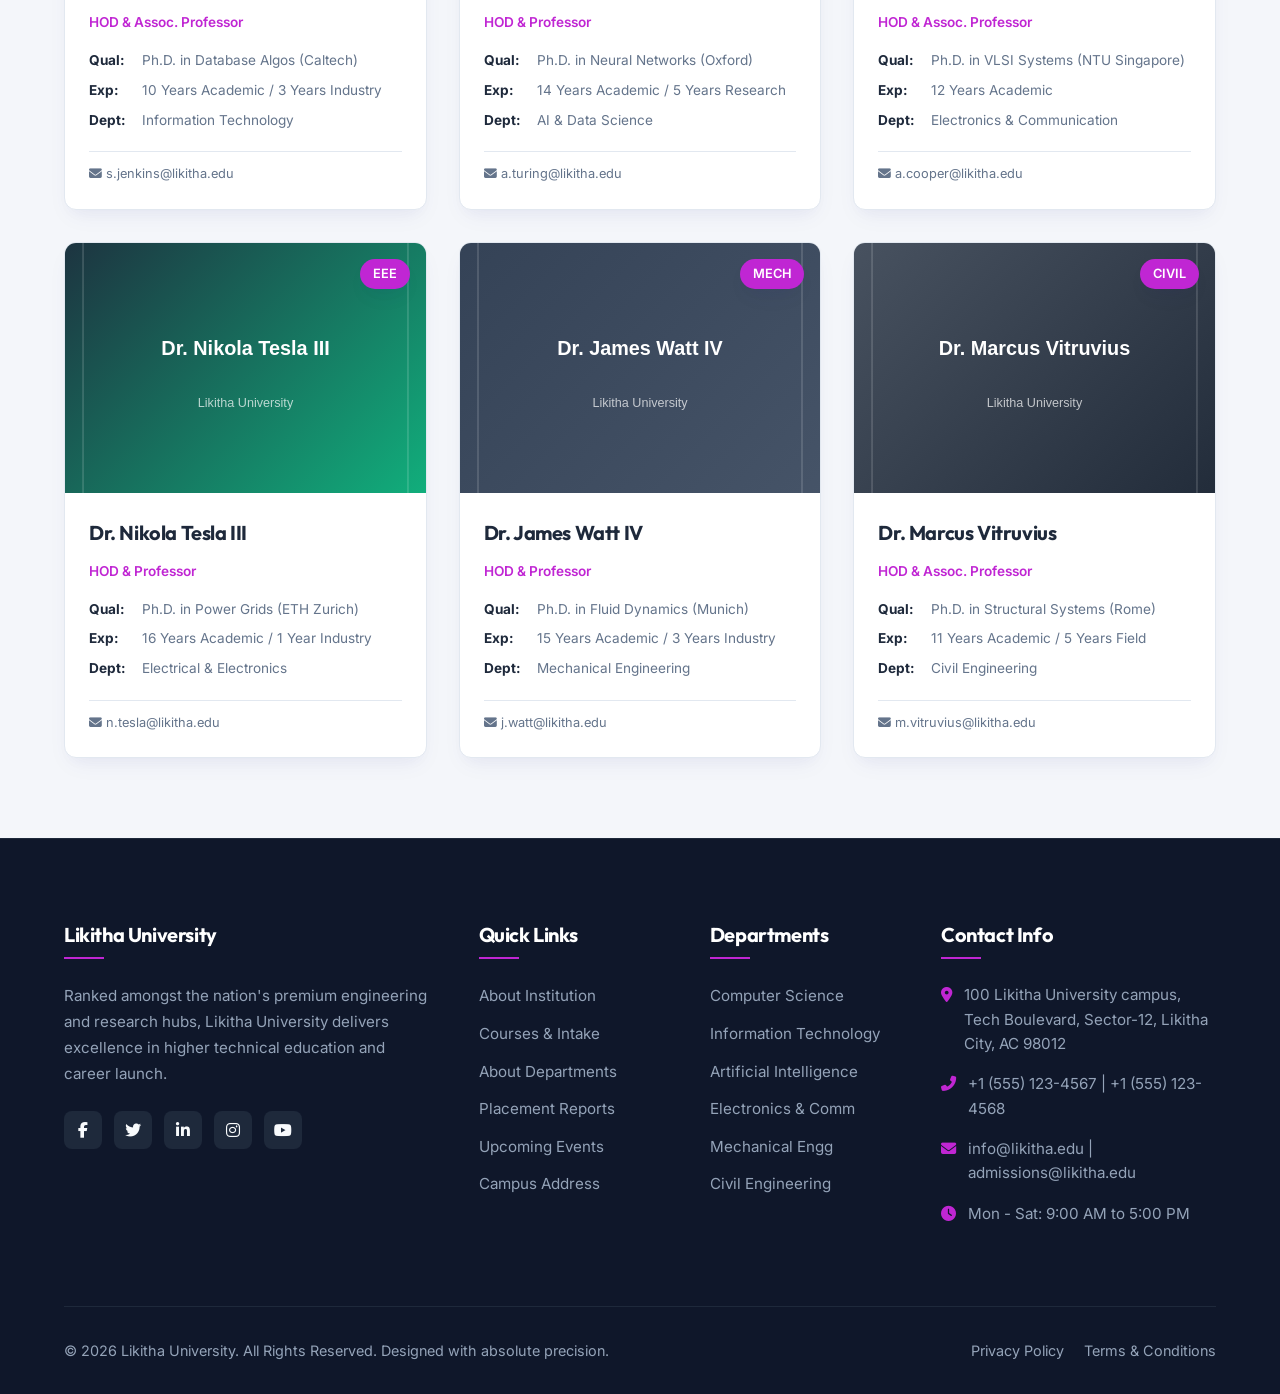
<file: pages/faculty.html>
<!DOCTYPE html>
<html lang="en">
<head>
  <meta charset="UTF-8">
  <meta name="viewport" content="width=device-width, initial-scale=1.0">
  <title>Likitha University | Faculty Directory</title>
  <meta name="description" content="Meet our highly qualified professors, researchers, and HODs guiding the academic tracks at Likitha University.">
  <link rel="stylesheet" href="../style.css?v=2">
  <link rel="stylesheet" href="https://cdnjs.cloudflare.com/ajax/libs/font-awesome/6.4.0/css/all.min.css">
</head>
<body>

  <!-- Loading Screen -->
  <div id="loading-screen">
    <div class="spinner"></div>
    <div class="loading-text">LIKITHA UNIVERSITY</div>
  </div>

  <!-- Header Section -->
  <header>
    <div class="header-top">
      <div class="container">
        <div class="top-info">
          <span><i class="fas fa-phone"></i> +1 (555) 123-4567</span>
          <span><i class="fas fa-envelope"></i> admissions@likitha.edu</span>
        </div>
        <div class="top-actions">
          <span><i class="fas fa-calendar-alt"></i> Fall Admissions Open 2026-27</span>
        </div>
      </div>
    </div>
    
    <div class="nav-bar">
      <div class="container nav-container">
        <a href="../index.html" class="logo-wrapper">
          <svg class="logo-svg" width="40" height="40" viewBox="0 0 500 500" xmlns="http://www.w3.org/2000/svg" style="flex-shrink: 0;">
            <defs>
              <linearGradient id="logoGradSub" x1="0%" y1="0%" x2="100%" y2="100%">
                <stop offset="0%" stop-color="var(--accent-color)" />
                <stop offset="100%" stop-color="#f472b6" />
              </linearGradient>
            </defs>
            <rect width="500" height="500" rx="100" fill="url(#logoGradSub)" />
            <path d="M180 120 V380 H350" fill="none" stroke="#ffffff" stroke-width="60" stroke-linecap="round" stroke-linejoin="round"/>
          </svg>
          <div class="logo-text">
            <h1 class="logo-title">Likitha University</h1>
            <div class="logo-motto">Inspiring Innovation & Leadership</div>
          </div>
        </a>

        <nav>
          <ul class="nav-menu">
            <li class="nav-item"><a href="../index.html" class="nav-link">Home</a></li>
            <li class="nav-item"><a href="about.html" class="nav-link">About</a></li>
            <li class="nav-item"><a href="departments.html" class="nav-link">Departments</a></li>
            <li class="nav-item"><a href="courses.html" class="nav-link">Courses</a></li>
            <li class="nav-item"><a href="admissions.html" class="nav-link">Admissions</a></li>
            <li class="nav-item"><a href="placements.html" class="nav-link">Placements</a></li>
            <li class="nav-item"><a href="faculty.html" class="nav-link active">Faculty</a></li>
            <li class="nav-item"><a href="events.html" class="nav-link">Events</a></li>
            <li class="nav-item"><a href="gallery.html" class="nav-link">Gallery</a></li>
            <li class="nav-item"><a href="contact.html" class="nav-link">Contact</a></li>
          </ul>
        </nav>

        <div class="nav-controls">
          <button id="theme-toggle" class="theme-toggle" aria-label="Toggle Dark/Light Mode">
            <i class="fas fa-moon moon-icon"></i>
            <i class="fas fa-sun sun-icon"></i>
          </button>
          <button class="hamburger" aria-label="Toggle Navigation Menu">
            <span></span>
            <span></span>
            <span></span>
          </button>
        </div>
      </div>
    </div>
  </header>

  <!-- Page Banner -->
  <section class="page-banner">
    <div class="container">
      <span class="section-tag" style="background-color: rgba(255,255,255,0.15); color: #fff;">Mentorship Board</span>
      <h2 style="font-size: 3rem; font-weight: 800; margin-top: 0.5rem;">Faculty Directory</h2>
      <p style="color: rgba(255,255,255,0.85); font-size: 1.15rem; max-width: 600px; margin: 1rem auto 0 auto;">Meet our researchers, professors, and advisors shaping modern minds.</p>
    </div>
  </section>

  <!-- Faculty Listing -->
  <section class="faculty-section">
    <div class="container">
      
      <!-- Search & Filters -->
      <div class="search-filter-bar">
        <div class="search-input-wrapper">
          <i class="fas fa-search search-icon"></i>
          <input type="text" id="faculty-search" placeholder="Search faculty by name (e.g. Eleanor)...">
        </div>
        <div>
          <select id="dept-filter" class="filter-select">
            <option value="all">All Departments</option>
            <option value="cse">Computer Science</option>
            <option value="it">Information Technology</option>
            <option value="aids">AI & Data Science</option>
            <option value="ece">Electronics & Comm</option>
            <option value="eee">Electrical & Electronics</option>
            <option value="mech">Mechanical Engg</option>
            <option value="civil">Civil Engineering</option>
            <option value="mba">MBA Business School</option>
            <option value="mca">MCA Computer Applications</option>
          </select>
        </div>
      </div>

      <!-- Directory Grid -->
      <div class="grid-3" id="faculty-cards-container">
        
        <!-- Dr. Eleanor Vance -->
        <div class="card faculty-card animate-on-scroll animate-slide-up" data-dept="cse">
          <div class="card-img-wrapper" style="height: 250px;">
            <img class="card-img" src="../assets/images/faculty/principal.svg" alt="Dr. Eleanor Vance">
            <span class="card-badge" style="background-color: var(--accent-color); color: #fff;">CSE</span>
          </div>
          <div class="card-content">
            <h3 class="card-title">Dr. Eleanor Vance</h3>
            <p style="font-size: 0.85rem; font-weight: 600; color: var(--accent-color); margin-bottom: 1rem;">Principal & Professor</p>
            <div class="faculty-meta">
              <strong>Qual:</strong> <span>Ph.D. in Computer Science (MIT)</span>
              <strong>Exp:</strong> <span>18 Years Academic / 4 Years Industry</span>
              <strong>Dept:</strong> <span>Computer Science Engineering</span>
            </div>
            <div class="card-footer" style="padding-top: 0.75rem;">
              <span style="font-size: 0.8rem; color: var(--text-muted);"><i class="fas fa-envelope"></i> e.vance@likitha.edu</span>
            </div>
          </div>
        </div>

        <!-- Dr. Arthur Pendelton -->
        <div class="card faculty-card animate-on-scroll animate-slide-up" data-dept="mba" style="transition-delay: 0.05s;">
          <div class="card-img-wrapper" style="height: 250px;">
            <img class="card-img" src="../assets/images/faculty/chairman.svg" alt="Dr. Arthur Pendelton">
            <span class="card-badge" style="background-color: var(--accent-color); color: #fff;">MBA</span>
          </div>
          <div class="card-content">
            <h3 class="card-title">Dr. Arthur Pendelton</h3>
            <p style="font-size: 0.85rem; font-weight: 600; color: var(--accent-color); margin-bottom: 1rem;">Professor & Board Trustee</p>
            <div class="faculty-meta">
              <strong>Qual:</strong> <span>Ph.D. in Finance (Stanford)</span>
              <strong>Exp:</strong> <span>22 Years Academic / 8 Years Corporate</span>
              <strong>Dept:</strong> <span>MBA Business School</span>
            </div>
            <div class="card-footer" style="padding-top: 0.75rem;">
              <span style="font-size: 0.8rem; color: var(--text-muted);"><i class="fas fa-envelope"></i> a.pendelton@likitha.edu</span>
            </div>
          </div>
        </div>

        <!-- Dr. Rajesh Khanna -->
        <div class="card faculty-card animate-on-scroll animate-slide-up" data-dept="cse" style="transition-delay: 0.1s;">
          <div class="card-img-wrapper" style="height: 250px;">
            <img class="card-img" src="../assets/images/faculty/hod_cse.svg" alt="Dr. Rajesh Khanna">
            <span class="card-badge" style="background-color: var(--accent-color); color: #fff;">CSE</span>
          </div>
          <div class="card-content">
            <h3 class="card-title">Dr. Rajesh Khanna</h3>
            <p style="font-size: 0.85rem; font-weight: 600; color: var(--accent-color); margin-bottom: 1rem;">HOD & Professor</p>
            <div class="faculty-meta">
              <strong>Qual:</strong> <span>Ph.D. in Cloud Networks (IIT)</span>
              <strong>Exp:</strong> <span>15 Years Academic / 2 Years Industry</span>
              <strong>Dept:</strong> <span>Computer Science Engineering</span>
            </div>
            <div class="card-footer" style="padding-top: 0.75rem;">
              <span style="font-size: 0.8rem; color: var(--text-muted);"><i class="fas fa-envelope"></i> r.khanna@likitha.edu</span>
            </div>
          </div>
        </div>

        <!-- Dr. Sarah Jenkins -->
        <div class="card faculty-card animate-on-scroll animate-slide-up" data-dept="it">
          <div class="card-img-wrapper" style="height: 250px;">
            <img class="card-img" src="../assets/images/faculty/hod_it.svg" alt="Dr. Sarah Jenkins">
            <span class="card-badge" style="background-color: var(--accent-color); color: #fff;">IT</span>
          </div>
          <div class="card-content">
            <h3 class="card-title">Dr. Sarah Jenkins</h3>
            <p style="font-size: 0.85rem; font-weight: 600; color: var(--accent-color); margin-bottom: 1rem;">HOD & Assoc. Professor</p>
            <div class="faculty-meta">
              <strong>Qual:</strong> <span>Ph.D. in Database Algos (Caltech)</span>
              <strong>Exp:</strong> <span>10 Years Academic / 3 Years Industry</span>
              <strong>Dept:</strong> <span>Information Technology</span>
            </div>
            <div class="card-footer" style="padding-top: 0.75rem;">
              <span style="font-size: 0.8rem; color: var(--text-muted);"><i class="fas fa-envelope"></i> s.jenkins@likitha.edu</span>
            </div>
          </div>
        </div>

        <!-- Dr. Alan Turing Jr. -->
        <div class="card faculty-card animate-on-scroll animate-slide-up" data-dept="aids" style="transition-delay: 0.05s;">
          <div class="card-img-wrapper" style="height: 250px;">
            <img class="card-img" src="../assets/images/faculty/hod_aids.svg" alt="Dr. Alan Turing Jr.">
            <span class="card-badge" style="background-color: var(--accent-color); color: #fff;">AI & DS</span>
          </div>
          <div class="card-content">
            <h3 class="card-title">Dr. Alan Turing Jr.</h3>
            <p style="font-size: 0.85rem; font-weight: 600; color: var(--accent-color); margin-bottom: 1rem;">HOD & Professor</p>
            <div class="faculty-meta">
              <strong>Qual:</strong> <span>Ph.D. in Neural Networks (Oxford)</span>
              <strong>Exp:</strong> <span>14 Years Academic / 5 Years Research</span>
              <strong>Dept:</strong> <span>AI & Data Science</span>
            </div>
            <div class="card-footer" style="padding-top: 0.75rem;">
              <span style="font-size: 0.8rem; color: var(--text-muted);"><i class="fas fa-envelope"></i> a.turing@likitha.edu</span>
            </div>
          </div>
        </div>

        <!-- Dr. Amanda Cooper -->
        <div class="card faculty-card animate-on-scroll animate-slide-up" data-dept="ece" style="transition-delay: 0.1s;">
          <div class="card-img-wrapper" style="height: 250px;">
            <img class="card-img" src="../assets/images/faculty/hod_ece.svg" alt="Dr. Amanda Cooper">
            <span class="card-badge" style="background-color: var(--accent-color); color: #fff;">ECE</span>
          </div>
          <div class="card-content">
            <h3 class="card-title">Dr. Amanda Cooper</h3>
            <p style="font-size: 0.85rem; font-weight: 600; color: var(--accent-color); margin-bottom: 1rem;">HOD & Assoc. Professor</p>
            <div class="faculty-meta">
              <strong>Qual:</strong> <span>Ph.D. in VLSI Systems (NTU Singapore)</span>
              <strong>Exp:</strong> <span>12 Years Academic</span>
              <strong>Dept:</strong> <span>Electronics & Communication</span>
            </div>
            <div class="card-footer" style="padding-top: 0.75rem;">
              <span style="font-size: 0.8rem; color: var(--text-muted);"><i class="fas fa-envelope"></i> a.cooper@likitha.edu</span>
            </div>
          </div>
        </div>

        <!-- Dr. Nikola Tesla III -->
        <div class="card faculty-card animate-on-scroll animate-slide-up" data-dept="eee">
          <div class="card-img-wrapper" style="height: 250px;">
            <img class="card-img" src="../assets/images/faculty/hod_eee.svg" alt="Dr. Nikola Tesla III">
            <span class="card-badge" style="background-color: var(--accent-color); color: #fff;">EEE</span>
          </div>
          <div class="card-content">
            <h3 class="card-title">Dr. Nikola Tesla III</h3>
            <p style="font-size: 0.85rem; font-weight: 600; color: var(--accent-color); margin-bottom: 1rem;">HOD & Professor</p>
            <div class="faculty-meta">
              <strong>Qual:</strong> <span>Ph.D. in Power Grids (ETH Zurich)</span>
              <strong>Exp:</strong> <span>16 Years Academic / 1 Year Industry</span>
              <strong>Dept:</strong> <span>Electrical & Electronics</span>
            </div>
            <div class="card-footer" style="padding-top: 0.75rem;">
              <span style="font-size: 0.8rem; color: var(--text-muted);"><i class="fas fa-envelope"></i> n.tesla@likitha.edu</span>
            </div>
          </div>
        </div>

        <!-- Dr. James Watt IV -->
        <div class="card faculty-card animate-on-scroll animate-slide-up" data-dept="mech" style="transition-delay: 0.05s;">
          <div class="card-img-wrapper" style="height: 250px;">
            <img class="card-img" src="../assets/images/faculty/hod_mech.svg" alt="Dr. James Watt IV">
            <span class="card-badge" style="background-color: var(--accent-color); color: #fff;">MECH</span>
          </div>
          <div class="card-content">
            <h3 class="card-title">Dr. James Watt IV</h3>
            <p style="font-size: 0.85rem; font-weight: 600; color: var(--accent-color); margin-bottom: 1rem;">HOD & Professor</p>
            <div class="faculty-meta">
              <strong>Qual:</strong> <span>Ph.D. in Fluid Dynamics (Munich)</span>
              <strong>Exp:</strong> <span>15 Years Academic / 3 Years Industry</span>
              <strong>Dept:</strong> <span>Mechanical Engineering</span>
            </div>
            <div class="card-footer" style="padding-top: 0.75rem;">
              <span style="font-size: 0.8rem; color: var(--text-muted);"><i class="fas fa-envelope"></i> j.watt@likitha.edu</span>
            </div>
          </div>
        </div>

        <!-- Dr. Marcus Vitruvius -->
        <div class="card faculty-card animate-on-scroll animate-slide-up" data-dept="civil" style="transition-delay: 0.1s;">
          <div class="card-img-wrapper" style="height: 250px;">
            <img class="card-img" src="../assets/images/faculty/hod_civil.svg" alt="Dr. Marcus Vitruvius">
            <span class="card-badge" style="background-color: var(--accent-color); color: #fff;">CIVIL</span>
          </div>
          <div class="card-content">
            <h3 class="card-title">Dr. Marcus Vitruvius</h3>
            <p style="font-size: 0.85rem; font-weight: 600; color: var(--accent-color); margin-bottom: 1rem;">HOD & Assoc. Professor</p>
            <div class="faculty-meta">
              <strong>Qual:</strong> <span>Ph.D. in Structural Systems (Rome)</span>
              <strong>Exp:</strong> <span>11 Years Academic / 5 Years Field</span>
              <strong>Dept:</strong> <span>Civil Engineering</span>
            </div>
            <div class="card-footer" style="padding-top: 0.75rem;">
              <span style="font-size: 0.8rem; color: var(--text-muted);"><i class="fas fa-envelope"></i> m.vitruvius@likitha.edu</span>
            </div>
          </div>
        </div>

      </div>
    </div>
  </section>

  <!-- Footer Section -->
  <footer>
    <div class="container">
      <div class="footer-grid">
        <div class="footer-col footer-about">
          <h3>Likitha University</h3>
          <p>
            Ranked amongst the nation's premium engineering and research hubs, Likitha University delivers excellence in higher technical education and career launch.
          </p>
          <div class="footer-socials">
            <a href="#" class="social-link" aria-label="Facebook"><i class="fab fa-facebook-f"></i></a>
            <a href="#" class="social-link" aria-label="Twitter"><i class="fab fa-twitter"></i></a>
            <a href="#" class="social-link" aria-label="LinkedIn"><i class="fab fa-linkedin-in"></i></a>
            <a href="#" class="social-link" aria-label="Instagram"><i class="fab fa-instagram"></i></a>
            <a href="#" class="social-link" aria-label="YouTube"><i class="fab fa-youtube"></i></a>
          </div>
        </div>

        <div class="footer-col">
          <h3>Quick Links</h3>
          <ul class="footer-links">
            <li><a href="about.html">About Institution</a></li>
            <li><a href="courses.html">Courses & Intake</a></li>
            <li><a href="departments.html">About Departments</a></li>
            <li><a href="placements.html">Placement Reports</a></li>
            <li><a href="events.html">Upcoming Events</a></li>
            <li><a href="contact.html">Campus Address</a></li>
          </ul>
        </div>

        <div class="footer-col">
          <h3>Departments</h3>
          <ul class="footer-links">
            <li><a href="departments.html">Computer Science</a></li>
            <li><a href="departments.html">Information Technology</a></li>
            <li><a href="departments.html">Artificial Intelligence</a></li>
            <li><a href="departments.html">Electronics & Comm</a></li>
            <li><a href="departments.html">Mechanical Engg</a></li>
            <li><a href="departments.html">Civil Engineering</a></li>
          </ul>
        </div>

        <div class="footer-col">
          <h3>Contact Info</h3>
          <ul class="footer-contact-list">
            <li>
              <i class="fas fa-map-marker-alt"></i>
              <span>100 Likitha University campus, Tech Boulevard, Sector-12, Likitha City, AC 98012</span>
            </li>
            <li>
              <i class="fas fa-phone-alt"></i>
              <span>+1 (555) 123-4567 | +1 (555) 123-4568</span>
            </li>
            <li>
              <i class="fas fa-envelope"></i>
              <span>info@likitha.edu | admissions@likitha.edu</span>
            </li>
            <li>
              <i class="fas fa-clock"></i>
              <span>Mon - Sat: 9:00 AM to 5:00 PM</span>
            </li>
          </ul>
        </div>
      </div>

      <div class="footer-bottom">
        <p>&copy; 2026 Likitha University. All Rights Reserved. Designed with absolute precision.</p>
        <p>
          <a href="#" style="margin-right: 1rem;">Privacy Policy</a>
          <a href="#">Terms & Conditions</a>
        </p>
      </div>
    </div>
  </footer>

  <!-- Back to Top button -->
  <a href="#" id="back-to-top" class="back-to-top" aria-label="Back to Top"><i class="fas fa-arrow-up"></i></a>

  <script src="../script.js"></script>
</body>
</html>
</file>
<file: style.css>
@import url('https://fonts.googleapis.com/css2?family=Inter:wght@300;400;500;600;700&family=Outfit:wght@400;500;600;700;800&display=swap');

/* --- DESIGN SYSTEM & CSS VARIABLES --- */
:root {
  /* Fonts */
  --font-heading: 'Outfit', sans-serif;
  --font-body: 'Inter', sans-serif;

  /* Transitions */
  --transition-fast: 0.2s ease;
  --transition-normal: 0.3s ease;
  --transition-slow: 0.5s ease;

  /* Border Radius */
  --radius-sm: 8px;
  --radius-md: 12px;
  --radius-lg: 20px;
  --radius-full: 9999px;

  /* Light Theme Colors (Default) */
  --bg-color: #f4f6fa;
  --surface-color: #ffffff;
  --surface-alt: #eef2f6;
  --text-color: #1e293b;
  --text-muted: #64748b;
  --primary-color: #312e81; /* Deep Indigo */
  --primary-hover: #1e1b4b;
  --accent-color: #c026d3; /* Vibrant Fuchsia */
  --accent-hover: #a21caf;
  --accent-glow: rgba(192, 38, 211, 0.15);
  --border-color: #e2e8f0;
  --success-color: #10b981;
  --error-color: #ef4444;
  --card-shadow: 0 10px 25px -5px rgba(49, 46, 129, 0.05), 0 8px 16px -8px rgba(49, 46, 129, 0.05);
  --hover-shadow: 0 20px 30px -10px rgba(192, 38, 211, 0.12), 0 10px 20px -12px rgba(49, 46, 129, 0.08);
  --glass-bg: rgba(255, 255, 255, 0.85);
  --glass-border: rgba(255, 255, 255, 0.4);
  --nav-bg: rgba(255, 255, 255, 0.9);
  --hero-overlay: rgba(30, 27, 75, 0.4); /* Colored overlay tint */
}

/* Dark Theme Colors */
body.dark-theme {
  --bg-color: #060613;
  --surface-color: #0b0c1e;
  --surface-alt: #151630;
  --text-color: #f1f5f9;
  --text-muted: #94a3b8;
  --primary-color: #c7d2fe; /* Soft Light Indigo */
  --primary-hover: #e0e7ff;
  --accent-color: #f472b6; /* Soft Light Pink */
  --accent-hover: #ec4899;
  --accent-glow: rgba(244, 114, 182, 0.2);
  --border-color: #27274a;
  --card-shadow: 0 10px 25px -5px rgba(0, 0, 0, 0.4), 0 8px 16px -8px rgba(0, 0, 0, 0.3);
  --hover-shadow: 0 20px 35px -10px rgba(244, 114, 182, 0.15), 0 10px 20px -12px rgba(0, 0, 0, 0.4);
  --glass-bg: rgba(11, 12, 30, 0.85);
  --glass-border: rgba(39, 39, 74, 0.4);
  --nav-bg: rgba(11, 12, 30, 0.9);
  --hero-overlay: rgba(0, 0, 0, 0.65);
}

/* --- BASE STYLES --- */
* {
  box-sizing: border-box;
  margin: 0;
  padding: 0;
  scroll-behavior: smooth;
}

body {
  font-family: var(--font-body);
  background-color: var(--bg-color);
  color: var(--text-color);
  line-height: 1.6;
  overflow-x: hidden;
  transition: background-color var(--transition-normal), color var(--transition-normal);
}

h1, h2, h3, h4, h5, h6 {
  font-family: var(--font-heading);
  font-weight: 700;
  letter-spacing: -0.02em;
  margin-bottom: 0.5rem;
}

a {
  color: inherit;
  text-decoration: none;
  transition: color var(--transition-fast);
}

img {
  max-width: 100%;
  height: auto;
  display: block;
}

button, .btn {
  font-family: var(--font-body);
  font-weight: 500;
  cursor: pointer;
  border: none;
  outline: none;
  transition: all var(--transition-normal);
}

/* --- LOADING SCREEN --- */
#loading-screen {
  position: fixed;
  top: 0;
  left: 0;
  width: 100vw;
  height: 100vh;
  background-color: var(--bg-color);
  display: flex;
  flex-direction: column;
  justify-content: center;
  align-items: center;
  z-index: 9999;
  transition: opacity var(--transition-slow) ease, visibility var(--transition-slow) ease;
}

#loading-screen.fade-out {
  opacity: 0;
  visibility: hidden;
  pointer-events: none;
}

.spinner {
  width: 50px;
  height: 50px;
  border: 4px solid var(--border-color);
  border-top-color: var(--accent-color);
  border-radius: 50%;
  animation: spin 1s linear infinite;
  margin-bottom: 1.5rem;
}

@keyframes spin {
  to { transform: rotate(360deg); }
}

.loading-text {
  font-family: var(--font-heading);
  font-size: 1.25rem;
  font-weight: 600;
  color: var(--text-color);
  letter-spacing: 0.05em;
}

/* --- LAYOUT & CONTAINERS --- */
.container {
  width: 100%;
  max-width: 1200px;
  margin: 0 auto;
  padding: 0 1.5rem;
}

section {
  padding: 5rem 0;
  position: relative;
}

.section-header {
  text-align: center;
  margin-bottom: 4rem;
  max-width: 700px;
  margin-left: auto;
  margin-right: auto;
}

.section-tag {
  display: inline-block;
  font-size: 0.85rem;
  font-weight: 600;
  text-transform: uppercase;
  color: var(--accent-color);
  letter-spacing: 0.1em;
  margin-bottom: 0.75rem;
  padding: 0.25rem 0.75rem;
  background-color: var(--accent-glow);
  border-radius: var(--radius-full);
}

.section-title {
  font-size: 2.5rem;
  font-weight: 800;
  color: var(--text-color);
}

.section-desc {
  color: var(--text-muted);
  font-size: 1.1rem;
  margin-top: 1rem;
}

/* --- BUTTONS --- */
.btn {
  display: inline-flex;
  align-items: center;
  justify-content: center;
  padding: 0.8rem 1.6rem;
  border-radius: var(--radius-sm);
  font-size: 0.95rem;
  gap: 0.5rem;
}

.btn-primary {
  background-color: var(--accent-color);
  color: #ffffff;
}

.btn-primary:hover {
  background-color: var(--accent-hover);
  transform: translateY(-2px);
  box-shadow: 0 4px 12px var(--accent-glow);
}

.btn-secondary {
  background-color: transparent;
  color: var(--text-color);
  border: 1px solid var(--border-color);
}

.btn-secondary:hover {
  background-color: var(--surface-alt);
  transform: translateY(-2px);
}

.btn-dark {
  background-color: var(--primary-color);
  color: var(--bg-color);
}

.btn-dark:hover {
  background-color: var(--primary-hover);
  transform: translateY(-2px);
}

/* --- NAVIGATION BAR --- */
header {
  position: absolute;
  top: 0;
  left: 0;
  width: 100%;
  z-index: 1000;
  transition: all var(--transition-normal);
}

.header-top {
  background-color: var(--primary-color);
  color: var(--bg-color);
  font-size: 0.85rem;
  padding: 0.5rem 0;
  font-weight: 500;
}

.header-top .container {
  display: flex;
  justify-content: space-between;
  align-items: center;
}

.top-info {
  display: flex;
  gap: 1.5rem;
}

.top-info span {
  display: flex;
  align-items: center;
  gap: 0.4rem;
}

.top-actions {
  display: flex;
  align-items: center;
  gap: 1.5rem;
}

.nav-bar {
  background-color: var(--nav-bg);
  backdrop-filter: blur(10px);
  border-bottom: 1px solid var(--border-color);
  transition: all var(--transition-normal);
  padding: 1rem 0;
}

header.sticky .nav-bar {
  position: fixed;
  top: 0;
  left: 0;
  width: 100%;
  box-shadow: var(--card-shadow);
  padding: 0.75rem 0;
  animation: slideDown 0.3s ease;
}

@keyframes slideDown {
  from { transform: translateY(-100%); }
  to { transform: translateY(0); }
}

.nav-container {
  display: flex;
  justify-content: space-between;
  align-items: center;
  position: relative;
}

.logo-wrapper {
  display: flex;
  align-items: center;
  gap: 0.75rem;
}

.logo-icon {
  width: 40px;
  height: 40px;
  background-color: var(--accent-color);
  border-radius: var(--radius-sm);
  display: flex;
  align-items: center;
  justify-content: center;
  color: #fff;
  font-weight: 800;
  font-size: 1.5rem;
  font-family: var(--font-heading);
}

.logo-text {
  font-family: var(--font-heading);
}

.logo-title {
  font-size: 1.25rem;
  font-weight: 800;
  line-height: 1;
  color: var(--text-color);
}

.logo-motto {
  font-size: 0.7rem;
  color: var(--text-muted);
  letter-spacing: 0.05em;
  text-transform: uppercase;
  margin-top: 0.15rem;
}

/* Nav Menu */
.nav-menu {
  display: flex;
  align-items: center;
  list-style: none;
  gap: 0.75rem;
}

.nav-item {
  position: relative;
}

.nav-link {
  font-size: 0.95rem;
  font-weight: 500;
  padding: 0.5rem 0.8rem;
  border-radius: var(--radius-sm);
  color: var(--text-color);
  display: flex;
  align-items: center;
  gap: 0.25rem;
}

.nav-link:hover, .nav-link.active {
  color: var(--accent-color);
  background-color: var(--accent-glow);
}

/* Dropdown Menu */
.dropdown {
  position: relative;
}

.dropdown-menu {
  position: absolute;
  top: 100%;
  left: 0;
  background-color: var(--surface-color);
  border: 1px solid var(--border-color);
  box-shadow: var(--hover-shadow);
  border-radius: var(--radius-md);
  padding: 0.5rem;
  min-width: 220px;
  opacity: 0;
  visibility: hidden;
  transform: translateY(10px);
  transition: all var(--transition-normal);
  list-style: none;
  z-index: 100;
}

.dropdown:hover .dropdown-menu {
  opacity: 1;
  visibility: visible;
  transform: translateY(0);
}

.dropdown-item a {
  display: block;
  padding: 0.6rem 1rem;
  font-size: 0.9rem;
  border-radius: var(--radius-sm);
  color: var(--text-color);
}

.dropdown-item a:hover {
  background-color: var(--surface-alt);
  color: var(--accent-color);
}

/* Hamburger & Theme Switcher */
.nav-controls {
  display: flex;
  align-items: center;
  gap: 1rem;
}

.theme-toggle {
  background: none;
  border: none;
  color: var(--text-color);
  font-size: 1.2rem;
  width: 40px;
  height: 40px;
  border-radius: var(--radius-full);
  display: flex;
  align-items: center;
  justify-content: center;
  background-color: var(--surface-alt);
  transition: all var(--transition-fast);
}

.theme-toggle:hover {
  background-color: var(--border-color);
  color: var(--accent-color);
}

.theme-toggle .sun-icon {
  display: none;
}

body.dark-theme .theme-toggle .moon-icon {
  display: none;
}

body.dark-theme .theme-toggle .sun-icon {
  display: block;
}

.hamburger {
  display: none;
  flex-direction: column;
  justify-content: space-between;
  width: 24px;
  height: 18px;
  background: none;
  border: none;
  cursor: pointer;
  z-index: 1001;
}

.hamburger span {
  display: block;
  height: 2px;
  width: 100%;
  background-color: var(--text-color);
  border-radius: 2px;
  transition: all var(--transition-normal);
}

/* Hamburger Active States */
.hamburger.active span:nth-child(1) {
  transform: translateY(8px) rotate(45deg);
}

.hamburger.active span:nth-child(2) {
  opacity: 0;
}

.hamburger.active span:nth-child(3) {
  transform: translateY(-8px) rotate(-45deg);
}

/* --- HERO SLIDER --- */
.hero-section {
  position: relative;
  height: 100vh;
  width: 100%;
  overflow: hidden;
  padding: 0;
}

.slider-container {
  width: 100%;
  height: 100%;
  position: relative;
}

.slide {
  position: absolute;
  top: 0;
  left: 0;
  width: 100%;
  height: 100%;
  opacity: 0;
  visibility: hidden;
  transition: opacity var(--transition-slow) ease-in-out, visibility var(--transition-slow) ease-in-out;
  display: flex;
  align-items: center;
  justify-content: flex-start;
  padding-top: 100px; /* Accounts for header height */
  box-sizing: border-box;
}

.slide.active {
  opacity: 1;
  visibility: visible;
}

.slide-image {
  position: absolute;
  top: 0;
  left: 0;
  width: 100%;
  height: 100%;
  object-fit: cover;
  z-index: 1;
}

.slide-overlay {
  position: absolute;
  top: 0;
  left: 0;
  width: 100%;
  height: 100%;
  background-color: var(--hero-overlay);
  z-index: 2;
}

.slide-content {
  position: relative;
  z-index: 3;
  color: #ffffff;
  text-align: left;
  max-width: 600px;
  padding: 3rem;
  margin-left: 8%; /* Left alignment on desktop */
  background: rgba(11, 12, 30, 0.45); /* Dark translucent plate */
  backdrop-filter: blur(16px);
  -webkit-backdrop-filter: blur(16px);
  border: 1px solid rgba(255, 255, 255, 0.12);
  border-radius: var(--radius-lg);
  box-shadow: 0 25px 50px -12px rgba(0, 0, 0, 0.5);
  transform: translateX(-40px);
  opacity: 0;
  transition: transform 0.8s cubic-bezier(0.16, 1, 0.3, 1), opacity 0.8s ease;
}

.slide.active .slide-content {
  transform: translateX(0);
  opacity: 1;
}

.slide-subtitle {
  font-size: 1.1rem;
  font-weight: 600;
  text-transform: uppercase;
  color: var(--accent-color);
  letter-spacing: 0.15em;
  margin-bottom: 1rem;
  opacity: 0;
}

.slide.active .slide-subtitle {
  animation: fadeInUp 0.8s ease forwards;
}

.slide-title {
  font-size: 3.2rem;
  font-weight: 800;
  line-height: 1.15;
  margin-bottom: 1.5rem;
  opacity: 0;
}

.slide.active .slide-title {
  animation: fadeInUp 1s ease forwards 0.2s;
}

.slide-desc {
  font-size: 1.15rem;
  color: rgba(255, 255, 255, 0.8);
  margin-bottom: 2rem;
  opacity: 0;
}

.slide.active .slide-desc {
  animation: fadeInUp 1s ease forwards 0.4s;
}

.slide-actions {
  display: flex;
  gap: 1rem;
  justify-content: flex-start;
  opacity: 0;
}

.slide.active .slide-actions {
  animation: fadeInUp 1s ease forwards 0.6s;
}

@keyframes fadeInUp {
  from {
    opacity: 0;
    transform: translateY(20px);
  }
  to {
    opacity: 1;
    transform: translateY(0);
  }
}

/* Mobile responsive adjustments for slider */
@media (max-width: 992px) {
  .slide {
    justify-content: center;
    padding-top: 140px; /* More space for sticky headers on small viewports */
  }

  .slide-content {
    margin-left: 0;
    margin: 0 1.5rem;
    padding: 2.5rem 1.75rem;
    text-align: center;
    max-width: 500px;
    background: rgba(11, 12, 30, 0.65); /* More contrast on mobile */
  }

  .slide-title {
    font-size: 2.25rem;
  }

  .slide-desc {
    font-size: 1rem;
  }

  .slide-actions {
    justify-content: center;
  }
}

/* Slider Controls */
.slider-arrow {
  position: absolute;
  top: 50%;
  transform: translateY(-50%);
  background-color: rgba(255, 255, 255, 0.1);
  color: #ffffff;
  width: 50px;
  height: 50px;
  border-radius: 50%;
  display: flex;
  align-items: center;
  justify-content: center;
  z-index: 10;
  cursor: pointer;
  backdrop-filter: blur(5px);
  border: 1px solid rgba(255, 255, 255, 0.2);
  transition: all var(--transition-fast);
}

.slider-arrow:hover {
  background-color: var(--accent-color);
  border-color: var(--accent-color);
}

.slider-arrow-prev {
  left: 2rem;
}

.slider-arrow-next {
  right: 2rem;
}

.slider-indicators {
  position: absolute;
  bottom: 2rem;
  left: 50%;
  transform: translateX(-50%);
  display: flex;
  gap: 0.75rem;
  z-index: 10;
}

.slider-dot {
  width: 12px;
  height: 12px;
  border-radius: 50%;
  background-color: rgba(255, 255, 255, 0.4);
  cursor: pointer;
  transition: all var(--transition-fast);
}

.slider-dot.active {
  background-color: var(--accent-color);
  width: 30px;
  border-radius: var(--radius-full);
}

/* --- ADMISSIONS OPEN ALERT BANNER --- */
.alert-banner {
  background: linear-gradient(135deg, #0f172a, #1e293b);
  color: #ffffff;
  padding: 1.5rem 0;
  position: relative;
  overflow: hidden;
  border-bottom: 2px solid var(--accent-color);
}

body.dark-theme .alert-banner {
  background: linear-gradient(135deg, #111827, #1f2937);
}

.alert-container {
  display: flex;
  justify-content: space-between;
  align-items: center;
  flex-wrap: wrap;
  gap: 1rem;
}

.alert-content {
  display: flex;
  align-items: center;
  gap: 1rem;
}

.alert-badge {
  background-color: var(--accent-color);
  color: #ffffff;
  font-size: 0.75rem;
  font-weight: 700;
  text-transform: uppercase;
  padding: 0.4rem 0.8rem;
  border-radius: var(--radius-sm);
  letter-spacing: 0.05em;
  animation: pulse 2s infinite;
}

@keyframes pulse {
  0% { transform: scale(1); box-shadow: 0 0 0 0 rgba(2, 132, 199, 0.7); }
  70% { transform: scale(1.05); box-shadow: 0 0 0 8px rgba(2, 132, 199, 0); }
  100% { transform: scale(1); box-shadow: 0 0 0 0 rgba(2, 132, 199, 0); }
}

.alert-text h3 {
  font-size: 1.2rem;
  margin-bottom: 0.1rem;
}

.alert-text p {
  font-size: 0.9rem;
  color: var(--text-muted);
}

.alert-actions {
  display: flex;
  gap: 0.75rem;
}

/* --- STATS COUNTER --- */
.stats-section {
  background-color: var(--surface-color);
  border-bottom: 1px solid var(--border-color);
}

.stats-grid {
  display: grid;
  grid-template-columns: repeat(auto-fit, minmax(200px, 1fr));
  gap: 2rem;
  text-align: center;
}

.stats-card {
  padding: 2rem;
  border-radius: var(--radius-md);
  background-color: var(--surface-alt);
  border: 1px solid var(--border-color);
  transition: all var(--transition-normal);
}

.stats-card:hover {
  transform: translateY(-5px);
  box-shadow: var(--card-shadow);
  border-color: var(--accent-color);
}

.stats-icon {
  font-size: 2.5rem;
  color: var(--accent-color);
  margin-bottom: 1rem;
}

.stats-number {
  font-family: var(--font-heading);
  font-size: 3rem;
  font-weight: 800;
  color: var(--text-color);
  line-height: 1;
  margin-bottom: 0.5rem;
}

.stats-label {
  font-size: 1rem;
  font-weight: 600;
  color: var(--text-muted);
  text-transform: uppercase;
  letter-spacing: 0.05em;
}

/* --- CARD GRIDS & CARDS --- */
.grid-3 {
  display: grid;
  grid-template-columns: repeat(auto-fit, minmax(320px, 1fr));
  gap: 2rem;
}

.card {
  background-color: var(--surface-color);
  border: 1px solid var(--border-color);
  border-radius: var(--radius-md);
  overflow: hidden;
  box-shadow: var(--card-shadow);
  transition: all var(--transition-normal);
  display: flex;
  flex-direction: column;
}

.card:hover {
  transform: translateY(-8px);
  box-shadow: var(--hover-shadow);
}

.card-img-wrapper {
  position: relative;
  overflow: hidden;
  height: 220px;
  background-color: var(--surface-alt);
}

.card-img {
  width: 100%;
  height: 100%;
  object-fit: cover;
  transition: transform var(--transition-slow);
}

.card:hover .card-img {
  transform: scale(1.08);
}

.card-badge {
  position: absolute;
  top: 1rem;
  right: 1rem;
  background-color: var(--surface-color);
  color: var(--text-color);
  font-size: 0.8rem;
  font-weight: 600;
  padding: 0.3rem 0.8rem;
  border-radius: var(--radius-full);
  box-shadow: var(--card-shadow);
}

.card-content {
  padding: 1.5rem;
  display: flex;
  flex-direction: column;
  flex-grow: 1;
}

.card-title {
  font-size: 1.25rem;
  font-weight: 700;
  color: var(--text-color);
  margin-bottom: 0.75rem;
}

.card-desc {
  font-size: 0.95rem;
  color: var(--text-muted);
  margin-bottom: 1.5rem;
  flex-grow: 1;
}

.card-footer {
  padding-top: 1rem;
  border-top: 1px solid var(--border-color);
  display: flex;
  align-items: center;
  justify-content: space-between;
}

/* --- DEPARTMENTS PAGE STYLES --- */
.dept-hod {
  font-size: 0.9rem;
  font-weight: 600;
  color: var(--text-color);
  display: flex;
  align-items: center;
  gap: 0.5rem;
  margin-bottom: 1rem;
}

.dept-hod span {
  color: var(--accent-color);
}

/* --- PLACEMENTS & STATISTICS --- */
.placement-stats-row {
  display: grid;
  grid-template-columns: 1fr 1fr;
  gap: 3rem;
  align-items: center;
}

@media (max-width: 992px) {
  .placement-stats-row {
    grid-template-columns: 1fr;
  }
}

.placement-chart-box {
  background-color: var(--surface-color);
  border: 1px solid var(--border-color);
  border-radius: var(--radius-lg);
  padding: 2.5rem;
  box-shadow: var(--card-shadow);
}

.chart-item {
  margin-bottom: 1.5rem;
}

.chart-info {
  display: flex;
  justify-content: space-between;
  margin-bottom: 0.5rem;
  font-weight: 600;
}

.chart-bar-bg {
  height: 12px;
  background-color: var(--surface-alt);
  border-radius: var(--radius-full);
  overflow: hidden;
}

.chart-bar-fill {
  height: 100%;
  background: linear-gradient(90deg, var(--accent-color), #0ea5e9);
  border-radius: var(--radius-full);
  width: 0; /* Animated dynamically or via inline styles */
  transition: width var(--transition-slow) cubic-bezier(0.1, 0.8, 0.3, 1);
}

.recruiters-section {
  background-color: var(--surface-alt);
  padding: 4rem 0;
}

.recruiters-marquee {
  overflow: hidden;
  position: relative;
  width: 100%;
  display: flex;
}

.recruiters-track {
  display: flex;
  width: max-content;
  animation: marquee 25s linear infinite;
  gap: 4rem;
}

@keyframes marquee {
  0% { transform: translateX(0); }
  100% { transform: translateX(-50%); }
}

.recruiter-logo {
  height: 50px;
  width: auto;
  opacity: 0.6;
  filter: grayscale(1);
  transition: all var(--transition-fast);
  display: flex;
  align-items: center;
  font-family: var(--font-heading);
  font-size: 1.8rem;
  font-weight: 800;
  color: var(--text-color);
}

.recruiter-logo:hover {
  opacity: 1;
  filter: grayscale(0);
}

/* --- FACULTY & SEARCH SYSTEMS --- */
.search-filter-bar {
  background-color: var(--surface-color);
  border: 1px solid var(--border-color);
  padding: 1.5rem;
  border-radius: var(--radius-md);
  box-shadow: var(--card-shadow);
  display: flex;
  gap: 1rem;
  margin-bottom: 3rem;
  flex-wrap: wrap;
}

.search-input-wrapper {
  position: relative;
  flex-grow: 1;
  min-width: 250px;
}

.search-input-wrapper input {
  width: 100%;
  padding: 0.8rem 1rem 0.8rem 2.8rem;
  border-radius: var(--radius-sm);
  border: 1px solid var(--border-color);
  background-color: var(--bg-color);
  color: var(--text-color);
  font-family: var(--font-body);
  outline: none;
  transition: border-color var(--transition-fast);
}

.search-input-wrapper input:focus {
  border-color: var(--accent-color);
}

.search-icon {
  position: absolute;
  left: 1rem;
  top: 50%;
  transform: translateY(-50%);
  color: var(--text-muted);
}

.filter-select {
  padding: 0.8rem 1.5rem;
  border-radius: var(--radius-sm);
  border: 1px solid var(--border-color);
  background-color: var(--bg-color);
  color: var(--text-color);
  font-family: var(--font-body);
  outline: none;
  cursor: pointer;
  min-width: 180px;
}

.faculty-meta {
  font-size: 0.85rem;
  color: var(--text-muted);
  display: grid;
  grid-template-columns: auto 1fr;
  gap: 0.5rem 1rem;
  margin-bottom: 1.25rem;
}

.faculty-meta strong {
  color: var(--text-color);
}

/* --- TABBED SYSTEM (COURSES) --- */
.tabs-header {
  display: flex;
  justify-content: center;
  gap: 1rem;
  margin-bottom: 3rem;
}

.tab-btn {
  background: none;
  border: 1px solid var(--border-color);
  padding: 0.8rem 2rem;
  font-family: var(--font-heading);
  font-size: 1.1rem;
  font-weight: 600;
  color: var(--text-muted);
  border-radius: var(--radius-full);
  background-color: var(--surface-color);
}

.tab-btn.active {
  background-color: var(--accent-color);
  border-color: var(--accent-color);
  color: #ffffff;
}

.tab-panel {
  display: none;
}

.tab-panel.active {
  display: block;
  animation: fadeIn 0.5s ease;
}

@keyframes fadeIn {
  from { opacity: 0; transform: translateY(10px); }
  to { opacity: 1; transform: translateY(0); }
}

.course-grid {
  display: grid;
  grid-template-columns: repeat(auto-fit, minmax(340px, 1fr));
  gap: 2rem;
}

.course-specs {
  display: grid;
  grid-template-columns: repeat(3, 1fr);
  gap: 1rem;
  margin-bottom: 1rem;
  background-color: var(--surface-alt);
  padding: 1rem;
  border-radius: var(--radius-sm);
  text-align: center;
  font-size: 0.85rem;
}

.spec-val {
  font-family: var(--font-heading);
  font-weight: 700;
  color: var(--text-color);
  display: block;
}

.spec-label {
  color: var(--text-muted);
}

/* --- FAQ ACCORDION --- */
.faq-accordion {
  max-width: 800px;
  margin: 0 auto;
}

.faq-item {
  background-color: var(--surface-color);
  border: 1px solid var(--border-color);
  border-radius: var(--radius-md);
  margin-bottom: 1rem;
  overflow: hidden;
  box-shadow: var(--card-shadow);
  transition: border-color var(--transition-fast);
}

.faq-header {
  padding: 1.5rem;
  display: flex;
  justify-content: space-between;
  align-items: center;
  cursor: pointer;
  user-select: none;
  transition: background-color var(--transition-fast);
}

.faq-header:hover {
  background-color: var(--surface-alt);
}

.faq-question {
  font-family: var(--font-heading);
  font-size: 1.1rem;
  font-weight: 600;
  color: var(--text-color);
}

.faq-icon {
  font-size: 1.25rem;
  color: var(--text-muted);
  transition: transform var(--transition-normal);
}

.faq-body {
  max-height: 0;
  overflow: hidden;
  transition: max-height var(--transition-normal) ease-out;
}

.faq-content {
  padding: 0 1.5rem 1.5rem 1.5rem;
  color: var(--text-muted);
  font-size: 0.95rem;
}

.faq-item.active {
  border-color: var(--accent-color);
}

.faq-item.active .faq-icon {
  transform: rotate(180deg);
  color: var(--accent-color);
}

/* --- EVENTS & COUNTDOWN TIMER --- */
.countdown-banner {
  background: linear-gradient(135deg, var(--accent-color), #0ea5e9);
  color: #ffffff;
  padding: 3rem 0;
  margin-bottom: 4rem;
  border-radius: var(--radius-md);
  box-shadow: var(--card-shadow);
}

.countdown-wrapper {
  display: flex;
  align-items: center;
  justify-content: space-between;
  flex-wrap: wrap;
  gap: 2rem;
  padding: 0 2rem;
}

.countdown-title h3 {
  font-size: 1.8rem;
  font-weight: 800;
  margin-bottom: 0.5rem;
}

.countdown-title p {
  color: rgba(255, 255, 255, 0.85);
  font-size: 1rem;
}

.timer-box {
  display: flex;
  gap: 1.5rem;
}

.timer-item {
  background-color: rgba(255, 255, 255, 0.15);
  backdrop-filter: blur(5px);
  border: 1px solid rgba(255, 255, 255, 0.25);
  border-radius: var(--radius-md);
  padding: 1rem;
  min-width: 90px;
  text-align: center;
}

.timer-num {
  font-family: var(--font-heading);
  font-size: 2.25rem;
  font-weight: 800;
  display: block;
  line-height: 1;
}

.timer-label {
  font-size: 0.8rem;
  text-transform: uppercase;
  letter-spacing: 0.05em;
  opacity: 0.85;
}

.event-details {
  font-size: 0.9rem;
  color: var(--text-muted);
  display: flex;
  flex-direction: column;
  gap: 0.5rem;
  margin-bottom: 1.5rem;
}

.event-details span {
  display: flex;
  align-items: center;
  gap: 0.5rem;
}

/* --- GALLERY GRID & LIGHTBOX --- */
.gallery-filters {
  display: flex;
  justify-content: center;
  gap: 0.75rem;
  flex-wrap: wrap;
  margin-bottom: 3rem;
}

.filter-btn {
  background-color: var(--surface-color);
  border: 1px solid var(--border-color);
  padding: 0.5rem 1.25rem;
  border-radius: var(--radius-full);
  font-weight: 500;
  color: var(--text-color);
  transition: all var(--transition-fast);
}

.filter-btn:hover, .filter-btn.active {
  background-color: var(--accent-color);
  border-color: var(--accent-color);
  color: #ffffff;
}

.gallery-grid {
  display: grid;
  grid-template-columns: repeat(auto-fill, minmax(280px, 1fr));
  gap: 1.5rem;
}

.gallery-item {
  position: relative;
  border-radius: var(--radius-md);
  overflow: hidden;
  height: 220px;
  box-shadow: var(--card-shadow);
  cursor: pointer;
  background-color: var(--surface-alt);
}

.gallery-item img {
  width: 100%;
  height: 100%;
  object-fit: cover;
  transition: transform var(--transition-slow) ease;
}

.gallery-overlay {
  position: absolute;
  top: 0;
  left: 0;
  width: 100%;
  height: 100%;
  background: linear-gradient(to top, rgba(0, 0, 0, 0.8), rgba(0, 0, 0, 0.2));
  opacity: 0;
  transition: opacity var(--transition-normal);
  display: flex;
  flex-direction: column;
  justify-content: flex-end;
  padding: 1.5rem;
  color: #ffffff;
  z-index: 2;
}

.gallery-item:hover img {
  transform: scale(1.08);
}

.gallery-item:hover .gallery-overlay {
  opacity: 1;
}

.gallery-info h4 {
  font-size: 1.1rem;
  font-weight: 600;
  margin-bottom: 0.25rem;
}

.gallery-info span {
  font-size: 0.8rem;
  text-transform: uppercase;
  letter-spacing: 0.05em;
  opacity: 0.8;
}

/* Lightbox Modal */
.lightbox {
  position: fixed;
  top: 0;
  left: 0;
  width: 100vw;
  height: 100vh;
  background-color: rgba(11, 15, 25, 0.95);
  z-index: 2000;
  display: flex;
  align-items: center;
  justify-content: center;
  opacity: 0;
  visibility: hidden;
  transition: opacity var(--transition-normal) ease;
}

.lightbox.active {
  opacity: 1;
  visibility: visible;
}

.lightbox-content {
  position: relative;
  max-width: 90vw;
  max-height: 80vh;
  display: flex;
  flex-direction: column;
  align-items: center;
}

.lightbox-img {
  max-width: 100%;
  max-height: 75vh;
  border-radius: var(--radius-sm);
  box-shadow: 0 10px 30px rgba(0, 0, 0, 0.5);
  object-fit: contain;
}

.lightbox-caption {
  color: #ffffff;
  margin-top: 1rem;
  font-family: var(--font-heading);
  font-size: 1.15rem;
  font-weight: 500;
  text-align: center;
}

.lightbox-close {
  position: absolute;
  top: -2.5rem;
  right: 0;
  background: none;
  border: none;
  color: #ffffff;
  font-size: 2rem;
  cursor: pointer;
  transition: color var(--transition-fast);
}

.lightbox-close:hover {
  color: #ffffff;
}

.lightbox-btn {
  position: absolute;
  top: 50%;
  transform: translateY(-50%);
  background: rgba(255, 255, 255, 0.1);
  color: #ffffff;
  border: 1px solid rgba(255, 255, 255, 0.2);
  width: 45px;
  height: 45px;
  border-radius: 50%;
  display: flex;
  align-items: center;
  justify-content: center;
  font-size: 1.5rem;
  cursor: pointer;
  transition: all var(--transition-fast);
}

.lightbox-btn:hover {
  background-color: var(--accent-color);
  border-color: var(--accent-color);
}

.lightbox-prev {
  left: -4rem;
}

.lightbox-next {
  right: -4rem;
}

@media (max-width: 768px) {
  .lightbox-prev { left: 0.5rem; }
  .lightbox-next { right: 0.5rem; }
  .lightbox-close { right: 1rem; top: 1rem; position: fixed; }
}

/* --- FORM DESIGN (ADMISSION & CONTACT) --- */
.form-card {
  background-color: var(--surface-color);
  border: 1px solid var(--border-color);
  border-radius: var(--radius-lg);
  padding: 2.5rem;
  box-shadow: var(--card-shadow);
}

.form-group {
  margin-bottom: 1.5rem;
}

.form-row {
  display: grid;
  grid-template-columns: 1fr 1fr;
  gap: 1.5rem;
}

@media (max-width: 768px) {
  .form-row {
    grid-template-columns: 1fr;
    gap: 0;
  }
}

.form-label {
  display: block;
  font-weight: 600;
  font-size: 0.9rem;
  margin-bottom: 0.5rem;
  color: var(--text-color);
}

.form-control {
  width: 100%;
  padding: 0.8rem 1rem;
  border-radius: var(--radius-sm);
  border: 1px solid var(--border-color);
  background-color: var(--bg-color);
  color: var(--text-color);
  font-family: var(--font-body);
  font-size: 0.95rem;
  outline: none;
  transition: border-color var(--transition-fast);
}

.form-control:focus {
  border-color: var(--accent-color);
  box-shadow: 0 0 0 3px var(--accent-glow);
}

textarea.form-control {
  resize: vertical;
  min-height: 120px;
}

.form-error {
  color: var(--error-color);
  font-size: 0.8rem;
  margin-top: 0.25rem;
  display: none;
}

.form-group.has-error .form-control {
  border-color: var(--error-color);
}

.form-group.has-error .form-error {
  display: block;
}

/* --- CONTACT MAP & DETAILS --- */
.contact-layout {
  display: grid;
  grid-template-columns: 1.2fr 1.8fr;
  gap: 3rem;
}

@media (max-width: 992px) {
  .contact-layout {
    grid-template-columns: 1fr;
  }
}

.contact-info-list {
  display: flex;
  flex-direction: column;
  gap: 2rem;
}

.contact-info-item {
  display: flex;
  gap: 1rem;
}

.contact-info-icon {
  width: 50px;
  height: 50px;
  background-color: var(--accent-glow);
  color: var(--accent-color);
  border-radius: var(--radius-md);
  display: flex;
  align-items: center;
  justify-content: center;
  font-size: 1.25rem;
  flex-shrink: 0;
}

.contact-info-text h4 {
  font-size: 1.1rem;
  font-weight: 600;
  margin-bottom: 0.25rem;
}

.contact-info-text p {
  color: var(--text-muted);
  font-size: 0.95rem;
}

.map-container {
  border-radius: var(--radius-lg);
  overflow: hidden;
  border: 1px solid var(--border-color);
  height: 350px;
  background-color: var(--surface-alt);
  position: relative;
}

.map-container iframe {
  width: 100%;
  height: 100%;
  border: none;
}

/* --- TOAST NOTIFICATIONS --- */
.toast-container {
  position: fixed;
  bottom: 2rem;
  right: 2rem;
  z-index: 3000;
  display: flex;
  flex-direction: column;
  gap: 0.75rem;
  max-width: 400px;
}

.toast {
  background-color: var(--surface-color);
  border: 1px solid var(--border-color);
  border-left: 4px solid var(--accent-color);
  padding: 1rem 1.5rem;
  border-radius: var(--radius-sm);
  box-shadow: var(--hover-shadow);
  display: flex;
  align-items: center;
  gap: 0.75rem;
  animation: toastIn 0.3s cubic-bezier(0.68, -0.55, 0.265, 1.55) forwards;
  position: relative;
  overflow: hidden;
  color: var(--text-color);
}

.toast.toast-success {
  border-left-color: var(--success-color);
}

.toast.toast-error {
  border-left-color: var(--error-color);
}

.toast-icon {
  font-size: 1.2rem;
  flex-shrink: 0;
}

.toast-success .toast-icon { color: var(--success-color); }
.toast-error .toast-icon { color: var(--error-color); }

.toast-message {
  font-size: 0.9rem;
  font-weight: 500;
  flex-grow: 1;
}

.toast-close {
  background: none;
  border: none;
  color: var(--text-muted);
  cursor: pointer;
  font-size: 1rem;
}

.toast-close:hover {
  color: var(--text-color);
}

@keyframes toastIn {
  from {
    transform: translateX(100%);
    opacity: 0;
  }
  to {
    transform: translateX(0);
    opacity: 1;
  }
}

.toast.toast-out {
  animation: toastOut 0.3s ease-in forwards;
}

@keyframes toastOut {
  to {
    transform: translateX(120%);
    opacity: 0;
  }
}

/* --- BACK TO TOP BUTTON --- */
.back-to-top {
  position: fixed;
  bottom: 2rem;
  right: 2rem;
  background-color: var(--accent-color);
  color: #ffffff;
  width: 45px;
  height: 45px;
  border-radius: 50%;
  display: flex;
  align-items: center;
  justify-content: center;
  box-shadow: var(--card-shadow);
  opacity: 0;
  visibility: hidden;
  transition: all var(--transition-normal);
  z-index: 999;
}

.back-to-top.active {
  opacity: 1;
  visibility: visible;
}

.back-to-top:hover {
  background-color: var(--accent-hover);
  transform: translateY(-5px);
  box-shadow: var(--hover-shadow);
}

/* --- FOOTER --- */
footer {
  background-color: #0f172a;
  color: #94a3b8;
  padding: 5rem 0 2rem 0;
  border-top: 1px solid #1e293b;
}

.footer-grid {
  display: grid;
  grid-template-columns: 2fr 1fr 1fr 1.5fr;
  gap: 3rem;
  margin-bottom: 4rem;
}

@media (max-width: 992px) {
  .footer-grid {
    grid-template-columns: 1fr 1fr;
  }
}

@media (max-width: 576px) {
  .footer-grid {
    grid-template-columns: 1fr;
  }
}

.footer-col h3 {
  color: #ffffff;
  font-family: var(--font-heading);
  font-size: 1.25rem;
  margin-bottom: 1.5rem;
  position: relative;
  padding-bottom: 0.5rem;
}

.footer-col h3::after {
  content: '';
  position: absolute;
  bottom: 0;
  left: 0;
  width: 40px;
  height: 2px;
  background-color: var(--accent-color);
}

.footer-about p {
  font-size: 0.95rem;
  line-height: 1.7;
  margin-bottom: 1.5rem;
}

.footer-socials {
  display: flex;
  gap: 0.75rem;
}

.social-link {
  width: 38px;
  height: 38px;
  background-color: #1e293b;
  border-radius: var(--radius-sm);
  display: flex;
  align-items: center;
  justify-content: center;
  color: #f8fafc;
  transition: all var(--transition-fast);
}

.social-link:hover {
  background-color: var(--accent-color);
  transform: translateY(-3px);
}

.footer-links {
  list-style: none;
}

.footer-links li {
  margin-bottom: 0.75rem;
}

.footer-links a {
  font-size: 0.95rem;
  color: #94a3b8;
}

.footer-links a:hover {
  color: #ffffff;
  padding-left: 0.25rem;
}

.footer-contact-list {
  list-style: none;
  font-size: 0.95rem;
}

.footer-contact-list li {
  display: flex;
  gap: 0.75rem;
  margin-bottom: 1rem;
}

.footer-contact-list i {
  color: var(--accent-color);
  margin-top: 0.25rem;
  flex-shrink: 0;
}

.footer-bottom {
  padding-top: 2rem;
  border-top: 1px solid #1e293b;
  display: flex;
  justify-content: space-between;
  align-items: center;
  flex-wrap: wrap;
  gap: 1rem;
  font-size: 0.9rem;
}

/* --- SCROLL ANIMATIONS --- */
.animate-on-scroll {
  opacity: 0;
  transition: opacity var(--transition-slow) ease, transform var(--transition-slow) ease;
}

.animate-fade-in.animated {
  opacity: 1;
}

.animate-zoom-in {
  transform: scale(0.9);
}

.animate-zoom-in.animated {
  opacity: 1;
  transform: scale(1);
}

.animate-slide-up {
  transform: translateY(40px);
}

.animate-slide-up.animated {
  opacity: 1;
  transform: translateY(0);
}

.animate-slide-left {
  transform: translateX(40px);
}

.animate-slide-left.animated {
  opacity: 1;
  transform: translateX(0);
}

/* --- RESPONSIVE HAMBURGER & NAVIGATION --- */
@media (max-width: 992px) {
  .hamburger {
    display: flex;
  }

  .nav-menu {
    position: fixed;
    top: 0;
    right: -100%;
    width: 280px;
    height: 100vh;
    background-color: var(--surface-color);
    box-shadow: -5px 0 25px rgba(0, 0, 0, 0.1);
    flex-direction: column;
    align-items: flex-start;
    padding: 6rem 2rem 2rem 2rem;
    gap: 1.25rem;
    transition: right var(--transition-normal) cubic-bezier(0.77, 0.2, 0.05, 1);
    z-index: 1000;
  }

  .nav-menu.active {
    right: 0;
  }

  .nav-link {
    width: 100%;
    padding: 0.75rem 1rem;
    font-size: 1.1rem;
  }

  /* Dropdown positioning mobile */
  .dropdown-menu {
    position: static;
    opacity: 1;
    visibility: visible;
    transform: none;
    box-shadow: none;
    border: none;
    border-left: 2px solid var(--border-color);
    padding-left: 1rem;
    margin-top: 0.5rem;
    display: none;
  }

  .dropdown.active .dropdown-menu {
    display: block;
  }
}

/* --- ADDITIONAL UI ORNAMENTATIONS --- */
.hero-stats-badge {
  display: inline-flex;
  align-items: center;
  gap: 0.5rem;
  background-color: rgba(255, 255, 255, 0.15);
  backdrop-filter: blur(5px);
  padding: 0.5rem 1rem;
  border-radius: var(--radius-full);
  border: 1px solid rgba(255, 255, 255, 0.25);
  font-size: 0.9rem;
  font-weight: 500;
  color: #ffffff;
  margin-bottom: 1.5rem;
}

.hero-stats-badge i {
  color: var(--accent-color);
}

/* --- ABOUT PAGE HERO & RESPONSIVE FIXES --- */
.about-hero {
  background: linear-gradient(135deg, #f97316, #ea580c); /* Premium orange gradient */
  color: #ffffff;
  padding: 13rem 0 7rem 0; /* Balanced padding on desktop */
  text-align: center;
}

.page-banner {
  background: linear-gradient(135deg, var(--primary-color), var(--accent-hover));
  color: #ffffff;
  padding: 13rem 0 7rem 0; /* Balanced padding on desktop */
  text-align: center;
}

@media (max-width: 992px) {
  .about-hero, .page-banner {
    padding: 11rem 0 6rem 0; /* Balanced padding on tablets */
  }
}

@media (max-width: 768px) {
  .header-top {
    display: none; /* Hide top bar on mobile to prevent overlapping */
  }
  .about-hero, .page-banner {
    padding: 8rem 0 5rem 0; /* Balanced padding when header-top is hidden */
  }
}
</file>
